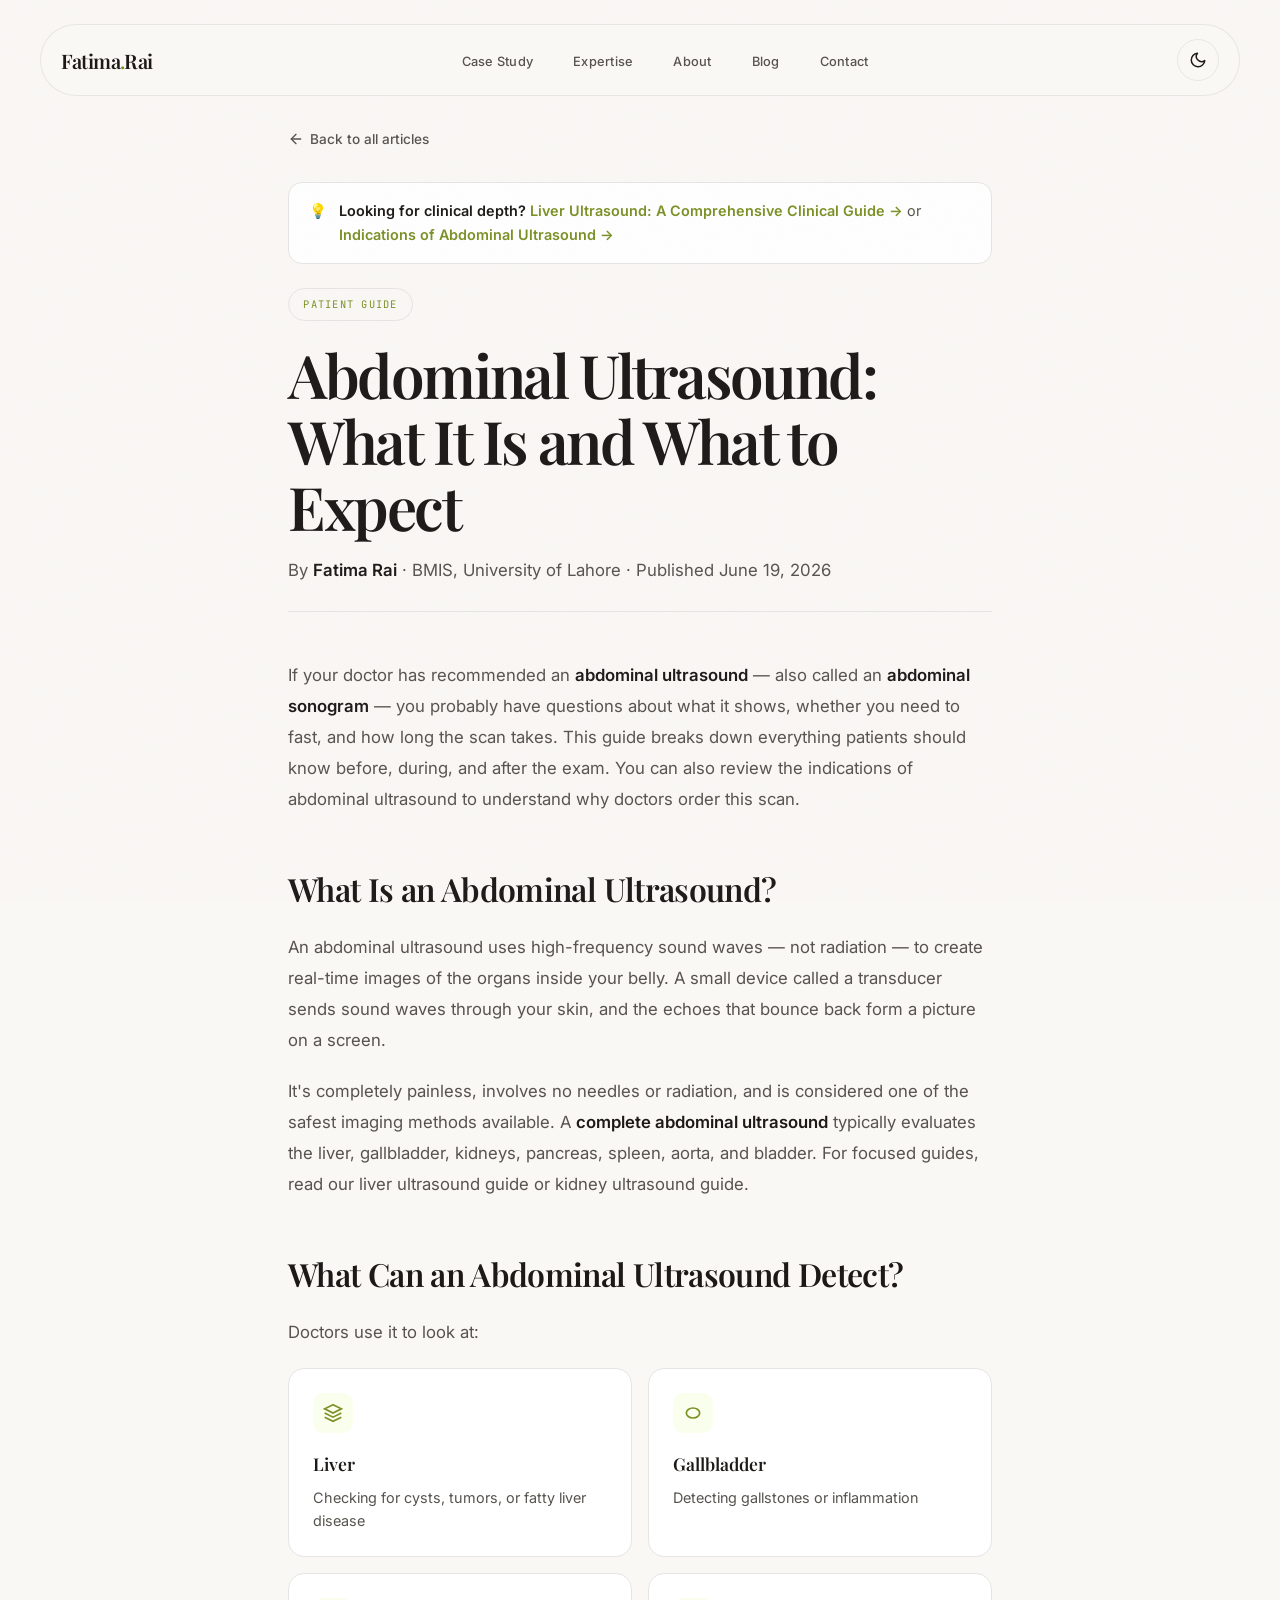
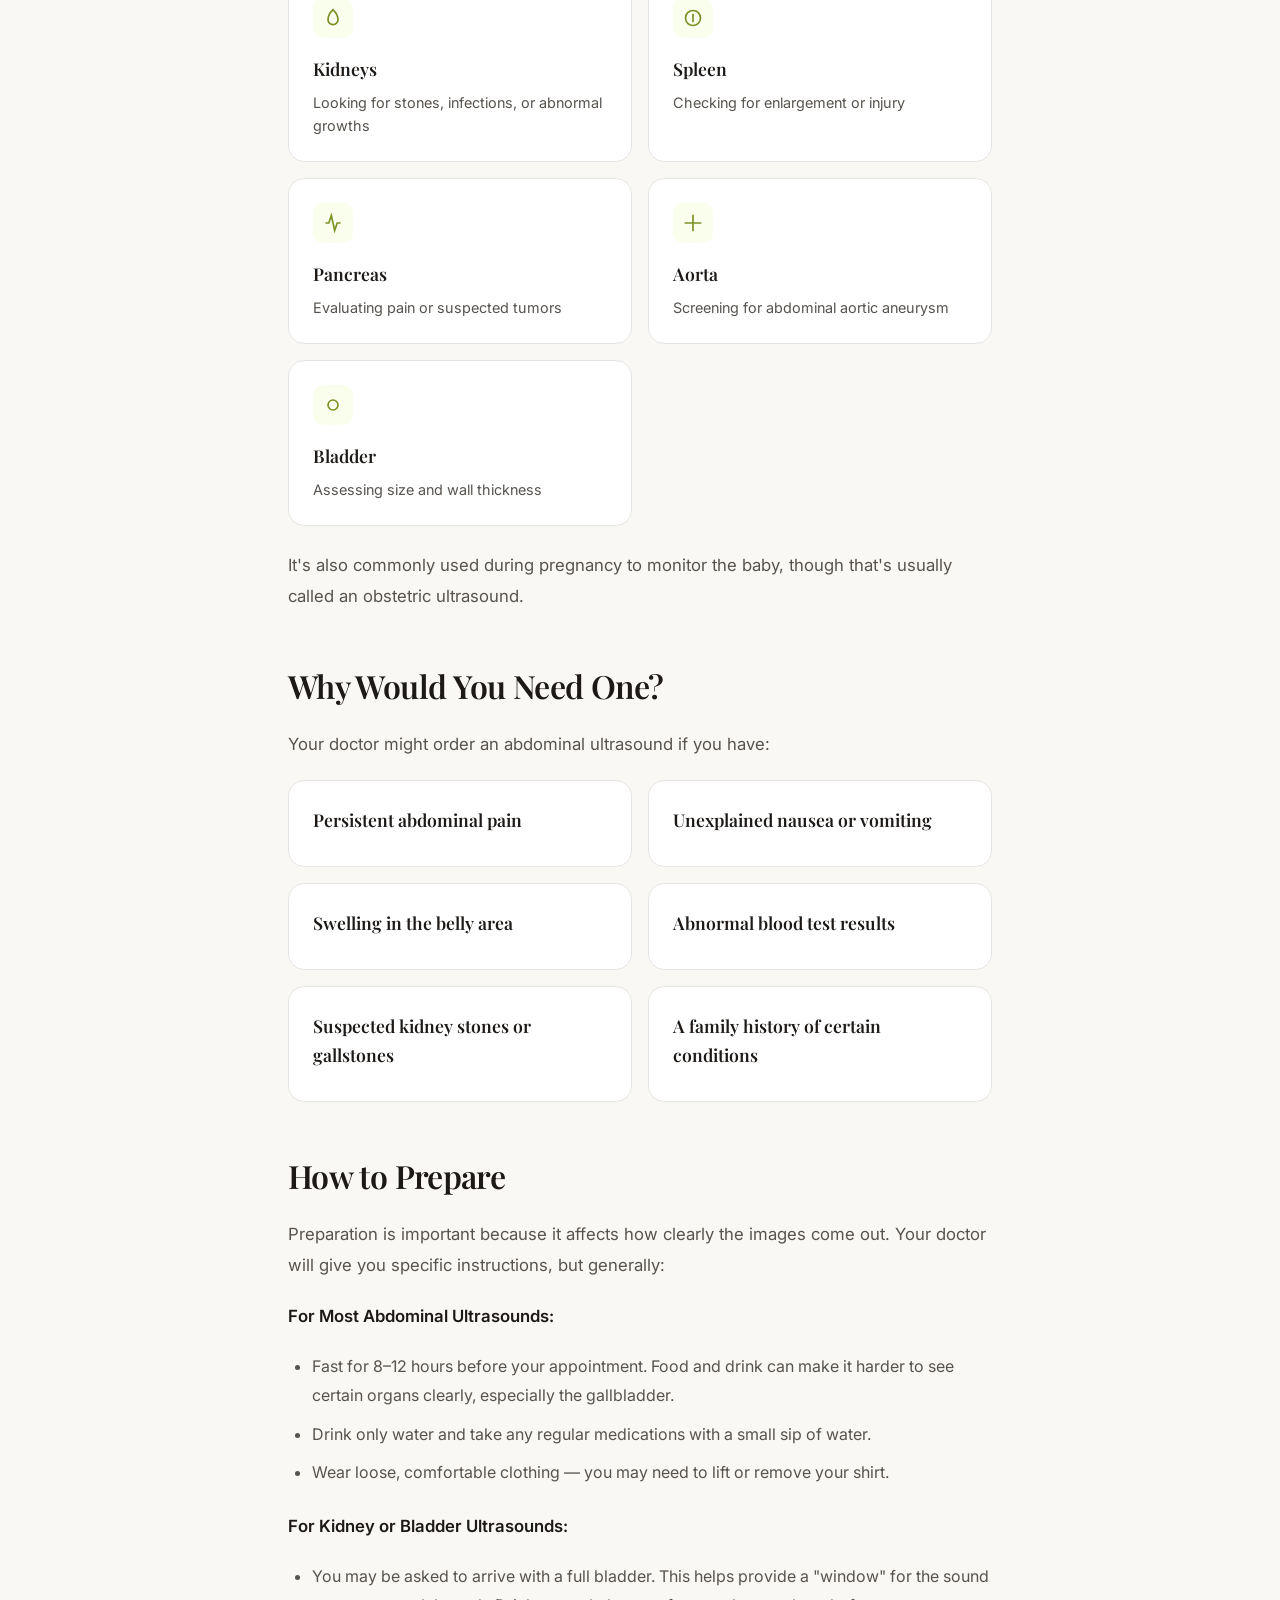
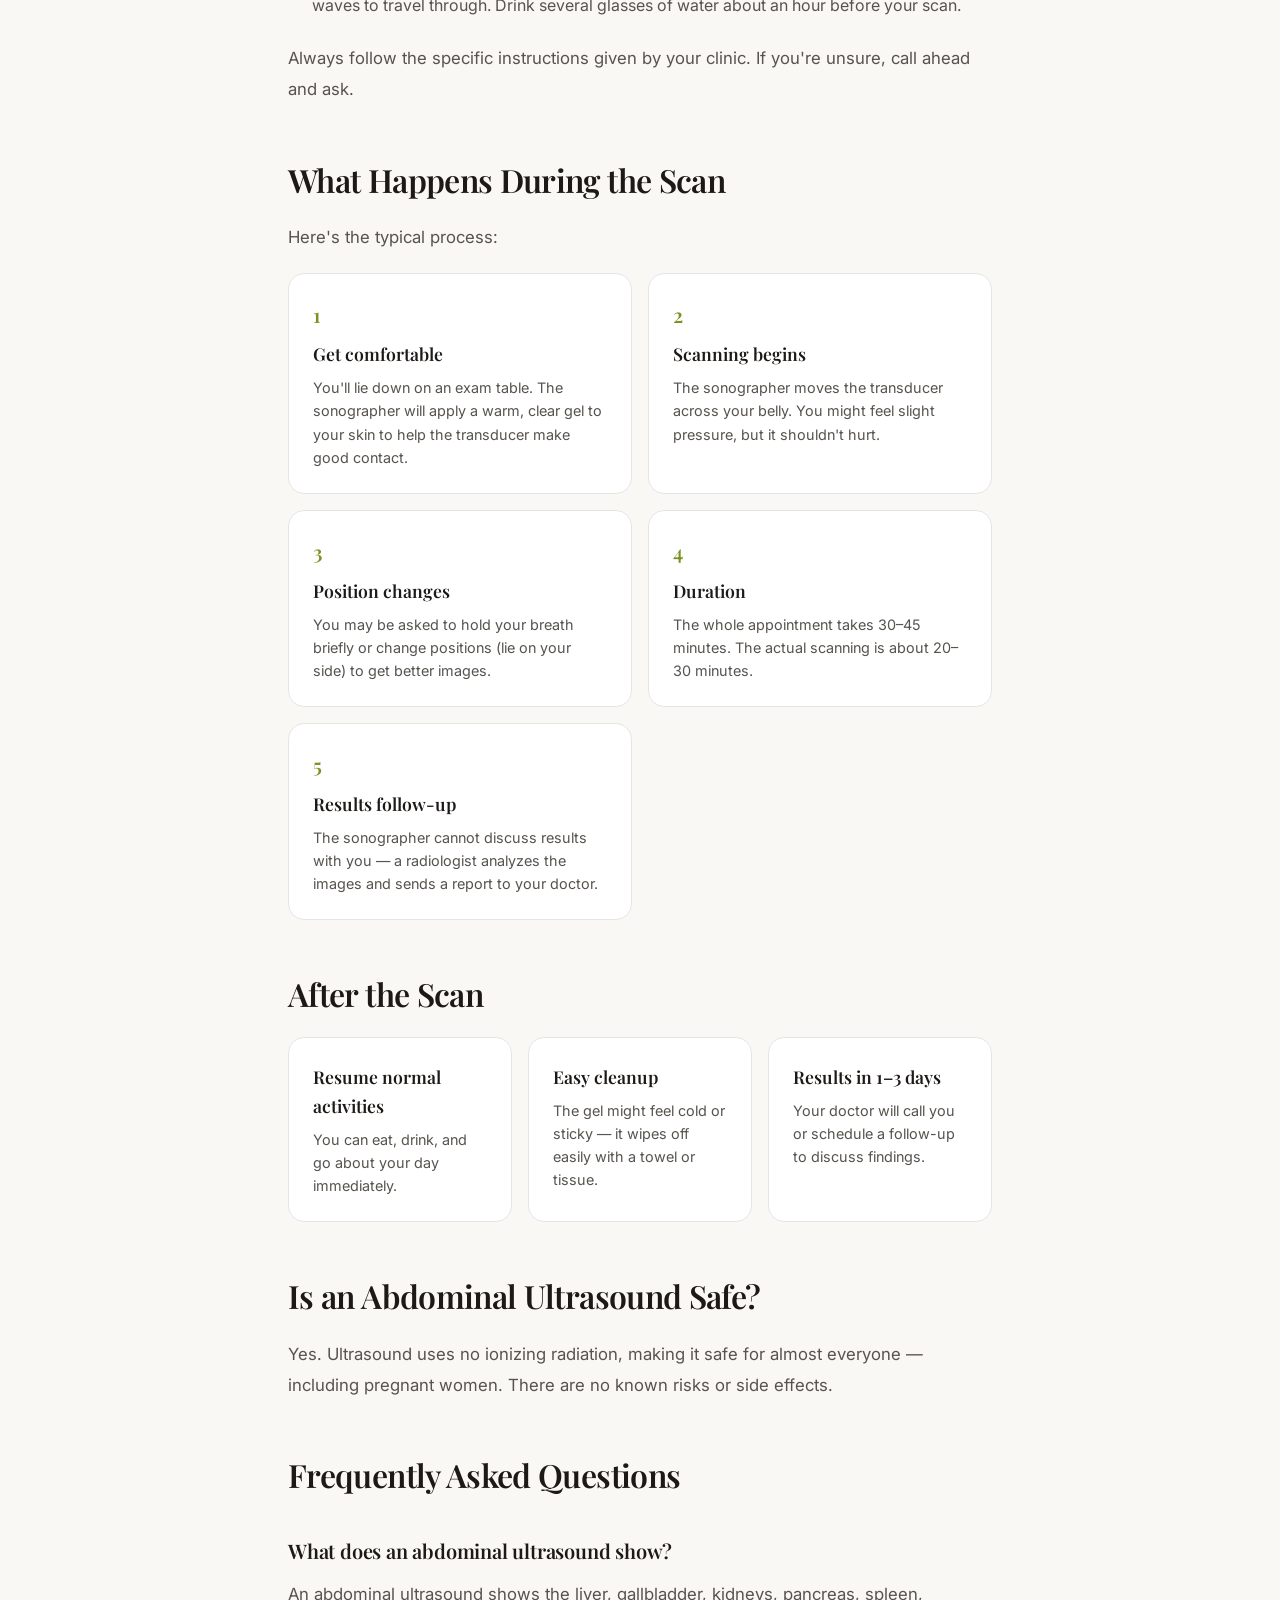
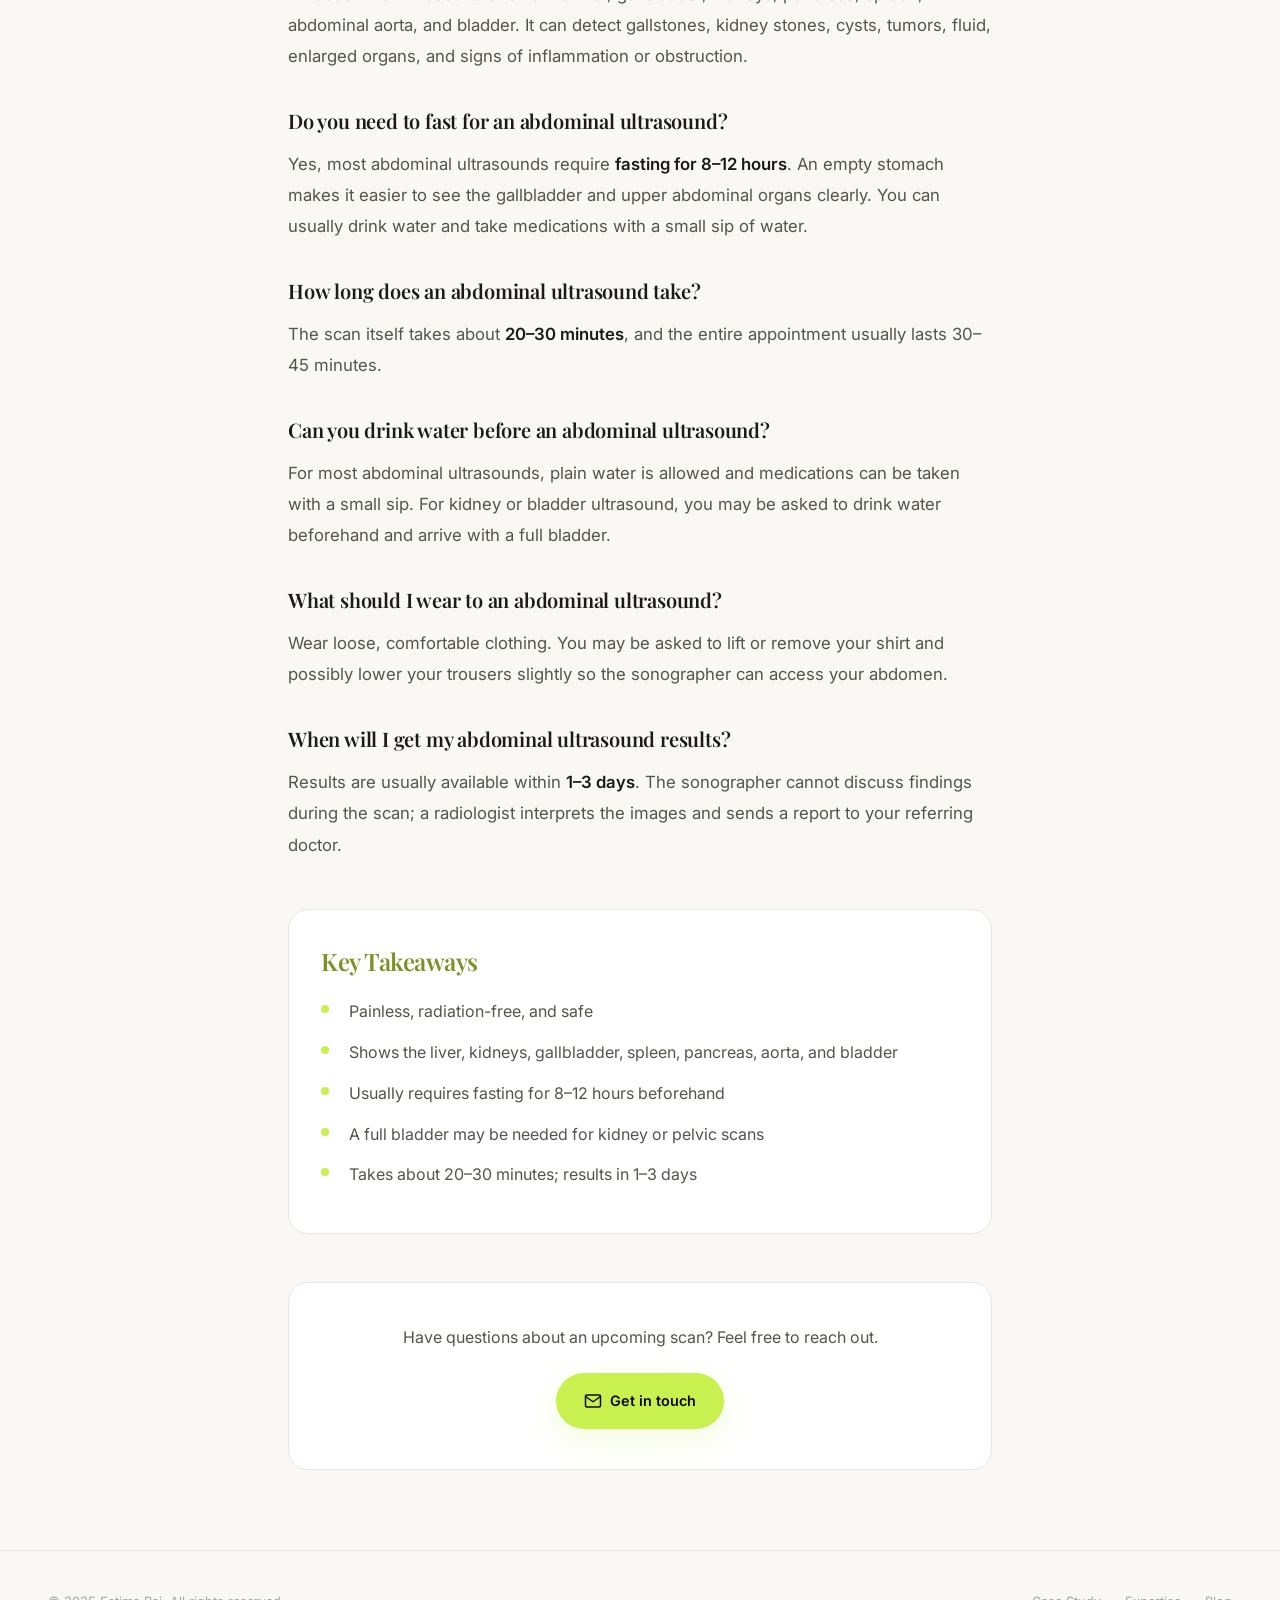
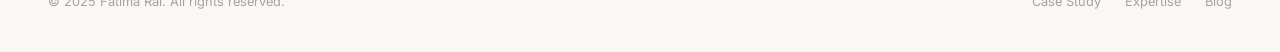
<file: blog/abdominal-ultrasound.html>
<!DOCTYPE html>
<html lang="en">
<head>
    <meta charset="UTF-8">
    <meta name="viewport" content="width=device-width, initial-scale=1.0">
    <meta name="description" content="Learn what an abdominal ultrasound shows, how to prepare, whether you need to fast, how long it takes, and what to expect during the scan. A patient guide by Fatima Rai, BMIS radiographer.">
    <meta name="theme-color" content="#0c0a09">
    <script>
        (function() {
            const saved = localStorage.getItem('theme');
            const theme = saved || (window.matchMedia('(prefers-color-scheme: light)').matches ? 'light' : 'dark');
            if (theme === 'light') document.documentElement.setAttribute('data-theme', 'light');
        })();
    </script>
    <title>Abdominal Ultrasound: What It Is and What to Expect — Fatima Rai</title>
    <link rel="canonical" href="https://fatimarai.com/blog/abdominal-ultrasound.html">
    <link rel="icon" href="data:image/svg+xml,%3Csvg xmlns='http://www.w3.org/2000/svg' viewBox='0 0 100 100'%3E%3Ccircle cx='50' cy='50' r='50' fill='%23c8f04f'/%3E%3Ctext x='50' y='68' font-family='serif' font-size='55' fill='%230c0a09' text-anchor='middle' font-weight='600'%3EF%3C/text%3E%3C/svg%3E">
    <link rel="preconnect" href="https://fonts.googleapis.com">
    <link rel="preconnect" href="https://fonts.gstatic.com" crossorigin>
    <link href="https://fonts.googleapis.com/css2?family=Inter:wght@400;500;600;700&family=JetBrains+Mono:wght@400;500&family=Playfair+Display:ital,wght@0,500;0,600;0,700;1,500;1,600&display=swap" rel="stylesheet">
    <link rel="stylesheet" href="../assets/styles.css">
    <link rel="stylesheet" href="../assets/blog.css">

    <!-- Open Graph / Twitter Cards -->
    <meta property="og:title" content="Abdominal Ultrasound: What It Is and What to Expect">
    <meta property="og:description" content="Learn what an abdominal ultrasound shows, how to prepare, whether you need to fast, how long it takes, and what to expect during the scan.">
    <meta property="og:type" content="article">
    <meta property="og:url" content="https://fatimarai.com/blog/abdominal-ultrasound.html">
    <meta property="og:image" content="https://fatimarai.com/images/ovary-follicles.jpeg">
    <meta property="og:site_name" content="Fatima Rai">
    <meta name="twitter:card" content="summary_large_image">
    <meta name="twitter:title" content="Abdominal Ultrasound: What It Is and What to Expect">
    <meta name="twitter:description" content="Learn what an abdominal ultrasound shows, how to prepare, whether you need to fast, and how long it takes.">
    <meta name="twitter:image" content="https://fatimarai.com/images/ovary-follicles.jpeg">

    <!-- Structured Data: Article + FAQ -->
    <script type="application/ld+json">
    {
        "@context": "https://schema.org",
        "@type": "Article",
        "headline": "Abdominal Ultrasound: What It Is and What to Expect",
        "description": "Learn what an abdominal ultrasound shows, how to prepare, whether you need to fast, how long it takes, and what to expect during the scan.",
        "author": {
            "@type": "Person",
            "name": "Fatima Rai"
        },
        "publisher": {
            "@type": "Person",
            "name": "Fatima Rai"
        },
        "datePublished": "2026-06-19",
        "dateModified": "2026-06-19",
        "mainEntityOfPage": {
            "@type": "WebPage",
            "@id": "https://fatimarai.com/blog/abdominal-ultrasound.html"
        },
        "image": "https://fatimarai.com/images/ovary-follicles.jpeg"
    }
    </script>
    <script type="application/ld+json">
    {
        "@context": "https://schema.org",
        "@type": "FAQPage",
        "mainEntity": [
            {
                "@type": "Question",
                "name": "What does an abdominal ultrasound show?",
                "acceptedAnswer": {
                    "@type": "Answer",
                    "text": "An abdominal ultrasound shows the liver, gallbladder, kidneys, pancreas, spleen, abdominal aorta, and bladder. It can detect gallstones, kidney stones, cysts, tumors, fluid, enlarged organs, and signs of inflammation or obstruction."
                }
            },
            {
                "@type": "Question",
                "name": "Do you need to fast for an abdominal ultrasound?",
                "acceptedAnswer": {
                    "@type": "Answer",
                    "text": "Yes, most abdominal ultrasounds require fasting for 8–12 hours. An empty stomach makes it easier to see the gallbladder and upper abdominal organs clearly. You can usually drink water and take medications with a small sip of water."
                }
            },
            {
                "@type": "Question",
                "name": "How long does an abdominal ultrasound take?",
                "acceptedAnswer": {
                    "@type": "Answer",
                    "text": "The scan itself takes about 20–30 minutes, and the entire appointment usually lasts 30–45 minutes."
                }
            },
            {
                "@type": "Question",
                "name": "Can you drink water before an abdominal ultrasound?",
                "acceptedAnswer": {
                    "@type": "Answer",
                    "text": "For most abdominal ultrasounds, plain water is allowed and medications can be taken with a small sip. For kidney or bladder ultrasound, you may be asked to drink water beforehand and arrive with a full bladder."
                }
            },
            {
                "@type": "Question",
                "name": "What should I wear to an abdominal ultrasound?",
                "acceptedAnswer": {
                    "@type": "Answer",
                    "text": "Wear loose, comfortable clothing. You may be asked to lift or remove your shirt and possibly lower your trousers slightly so the sonographer can access your abdomen."
                }
            },
            {
                "@type": "Question",
                "name": "When will I get my abdominal ultrasound results?",
                "acceptedAnswer": {
                    "@type": "Answer",
                    "text": "Results are usually available within 1–3 days. The sonographer cannot discuss findings during the scan; a radiologist interprets the images and sends a report to your referring doctor."
                }
            }
        ]
    }
    </script>
    <script type="application/ld+json">
    {
        "@context": "https://schema.org",
        "@type": "BreadcrumbList",
        "itemListElement": [
            {
                "@type": "ListItem",
                "position": 1,
                "name": "Home",
                "item": "https://fatimarai.com/"
            },
            {
                "@type": "ListItem",
                "position": 2,
                "name": "Blog",
                "item": "https://fatimarai.com/blog/abdominal-ultrasound.html"
            },
            {
                "@type": "ListItem",
                "position": 3,
                "name": "Abdominal Ultrasound",
                "item": "https://fatimarai.com/blog/abdominal-ultrasound.html"
            }
        ]
    }
    </script>
</head>
<body>
    <a href="#main-content" class="skip-link">Skip to main content</a>

    <div class="preloader" id="preloader" aria-hidden="true">
        <div class="preloader-text">
            <span>Fatima</span><span>Rai</span>
        </div>
    </div>

    <div class="grain" aria-hidden="true"></div>
    <div class="cursor-ring" id="cursor-ring" aria-hidden="true"></div>

    <header class="navbar" role="banner">
        <div class="navbar-inner">
            <a href="../index.html" class="logo" aria-label="Fatima Rai - Home">Fatima<span aria-hidden="true">.</span>Rai</a>
            <nav aria-label="Primary navigation">
                <ul class="nav-links">
                    <li><a href="../index.html#case-study">Case Study</a></li>
                    <li><a href="../index.html#expertise">Expertise</a></li>
                    <li><a href="../index.html#about">About</a></li>
                    <li><a href="liver-ultrasound.html">Blog</a></li>
                    <li><a href="../index.html#contact">Contact</a></li>
                </ul>
            </nav>
            <div style="display: flex; align-items: center; gap: 0.75rem;">
                <button type="button" class="theme-toggle" id="theme-toggle" aria-label="Switch to light theme" title="Switch theme">
                    <svg viewBox="0 0 24 24" fill="none" stroke="currentColor" stroke-width="2" stroke-linecap="round" stroke-linejoin="round" aria-hidden="true">
                        <circle class="sun-rays" cx="12" cy="12" r="5"></circle>
                        <g class="sun-rays">
                            <line x1="12" y1="1" x2="12" y2="3"></line>
                            <line x1="12" y1="21" x2="12" y2="23"></line>
                            <line x1="4.22" y1="4.22" x2="5.64" y2="5.64"></line>
                            <line x1="18.36" y1="18.36" x2="19.78" y2="19.78"></line>
                            <line x1="1" y1="12" x2="3" y2="12"></line>
                            <line x1="21" y1="12" x2="23" y2="12"></line>
                            <line x1="4.22" y1="19.78" x2="5.64" y2="18.36"></line>
                            <line x1="18.36" y1="5.64" x2="19.78" y2="4.22"></line>
                        </g>
                        <path class="moon" d="M21 12.79A9 9 0 1 1 11.21 3 7 7 0 0 0 21 12.79z"></path>
                    </svg>
                </button>
                <button type="button" class="mobile-menu-btn" aria-label="Open menu" aria-expanded="false">
                    <svg width="18" height="18" viewBox="0 0 24 24" fill="none" stroke="currentColor" stroke-width="2" stroke-linecap="round" stroke-linejoin="round" aria-hidden="true">
                        <line x1="3" y1="12" x2="21" y2="12"></line>
                        <line x1="3" y1="6" x2="21" y2="6"></line>
                        <line x1="3" y1="18" x2="21" y2="18"></line>
                    </svg>
                </button>
            </div>
        </div>
    </header>

    <main id="main-content">
        <article class="article article-page container container-narrow">
            <header class="article-header">
                <a href="../index.html#blog" class="back-link" aria-label="Back to blog">
                    <svg viewBox="0 0 24 24" fill="none" stroke="currentColor" stroke-width="2" stroke-linecap="round" stroke-linejoin="round" aria-hidden="true">
                        <line x1="19" y1="12" x2="5" y2="12"></line>
                        <polyline points="12 19 5 12 12 5"></polyline>
                    </svg>
                    Back to all articles
                </a>

                <div class="related-callout">
                    <span aria-hidden="true">💡</span>
                    <span><strong>Looking for clinical depth?</strong> <a href="liver-ultrasound.html">Liver Ultrasound: A Comprehensive Clinical Guide →</a> or <a href="indications-of-abdominal-ultrasound.html">Indications of Abdominal Ultrasound →</a></span>
                </div>

                <span class="article-tag">Patient Guide</span>
                <h1>Abdominal Ultrasound: What It Is and What to Expect</h1>
                <p class="article-meta">
                    By <strong>Fatima Rai</strong> · BMIS, University of Lahore · Published June 19, 2026
                </p>
            </header>

            <p>If your doctor has recommended an <strong>abdominal ultrasound</strong> — also called an <strong>abdominal sonogram</strong> — you probably have questions about what it shows, whether you need to fast, and how long the scan takes. This guide breaks down everything patients should know before, during, and after the exam. You can also review the <a href="indications-of-abdominal-ultrasound.html">indications of abdominal ultrasound</a> to understand why doctors order this scan.</p>

            <h2>What Is an Abdominal Ultrasound?</h2>
            <p>An abdominal ultrasound uses high-frequency sound waves — not radiation — to create real-time images of the organs inside your belly. A small device called a transducer sends sound waves through your skin, and the echoes that bounce back form a picture on a screen.</p>
            <p>It's completely painless, involves no needles or radiation, and is considered one of the safest imaging methods available. A <strong>complete abdominal ultrasound</strong> typically evaluates the liver, gallbladder, kidneys, pancreas, spleen, aorta, and bladder. For focused guides, read our <a href="liver-ultrasound.html">liver ultrasound guide</a> or <a href="kidney-ultrasound.html">kidney ultrasound guide</a>.</p>

            <h2>What Can an Abdominal Ultrasound Detect?</h2>
            <p>Doctors use it to look at:</p>
            <div class="grid grid-2">
                <div class="grid-card">
                    <div class="grid-card-icon" aria-hidden="true">
                        <svg width="20" height="20" fill="none" stroke="currentColor" stroke-width="2" viewBox="0 0 24 24">
                            <path d="M12 2L2 7l10 5 10-5-10-5zM2 17l10 5 10-5M2 12l10 5 10-5"/>
                        </svg>
                    </div>
                    <div class="grid-card-title">Liver</div>
                    <div class="grid-card-desc">Checking for cysts, tumors, or fatty liver disease</div>
                </div>
                <div class="grid-card">
                    <div class="grid-card-icon" aria-hidden="true">
                        <svg width="20" height="20" fill="none" stroke="currentColor" stroke-width="2" viewBox="0 0 24 24">
                            <ellipse cx="12" cy="12" rx="8" ry="6"/>
                        </svg>
                    </div>
                    <div class="grid-card-title">Gallbladder</div>
                    <div class="grid-card-desc">Detecting gallstones or inflammation</div>
                </div>
                <div class="grid-card">
                    <div class="grid-card-icon" aria-hidden="true">
                        <svg width="20" height="20" fill="none" stroke="currentColor" stroke-width="2" viewBox="0 0 24 24">
                            <path d="M12 2C8 6 6 10 6 14a6 6 0 0012 0c0-4-2-8-6-12z"/>
                        </svg>
                    </div>
                    <div class="grid-card-title">Kidneys</div>
                    <div class="grid-card-desc">Looking for stones, infections, or abnormal growths</div>
                </div>
                <div class="grid-card">
                    <div class="grid-card-icon" aria-hidden="true">
                        <svg width="20" height="20" fill="none" stroke="currentColor" stroke-width="2" viewBox="0 0 24 24">
                            <circle cx="12" cy="12" r="9"/>
                            <path d="M12 7v10"/>
                        </svg>
                    </div>
                    <div class="grid-card-title">Spleen</div>
                    <div class="grid-card-desc">Checking for enlargement or injury</div>
                </div>
                <div class="grid-card">
                    <div class="grid-card-icon" aria-hidden="true">
                        <svg width="20" height="20" fill="none" stroke="currentColor" stroke-width="2" viewBox="0 0 24 24">
                            <path d="M3 12h4l3-9 4 18 3-9h4"/>
                        </svg>
                    </div>
                    <div class="grid-card-title">Pancreas</div>
                    <div class="grid-card-desc">Evaluating pain or suspected tumors</div>
                </div>
                <div class="grid-card">
                    <div class="grid-card-icon" aria-hidden="true">
                        <svg width="20" height="20" fill="none" stroke="currentColor" stroke-width="2" viewBox="0 0 24 24">
                            <path d="M12 2v20M2 12h20"/>
                        </svg>
                    </div>
                    <div class="grid-card-title">Aorta</div>
                    <div class="grid-card-desc">Screening for abdominal aortic aneurysm</div>
                </div>
                <div class="grid-card">
                    <div class="grid-card-icon" aria-hidden="true">
                        <svg width="20" height="20" fill="none" stroke="currentColor" stroke-width="2" viewBox="0 0 24 24">
                            <rect x="6" y="6" width="12" height="12" rx="6"/>
                        </svg>
                    </div>
                    <div class="grid-card-title">Bladder</div>
                    <div class="grid-card-desc">Assessing size and wall thickness</div>
                </div>
            </div>
            <p>It's also commonly used during pregnancy to monitor the baby, though that's usually called an obstetric ultrasound.</p>

            <h2>Why Would You Need One?</h2>
            <p>Your doctor might order an abdominal ultrasound if you have:</p>
            <div class="grid grid-2">
                <div class="grid-card">
                    <div class="grid-card-title">Persistent abdominal pain</div>
                </div>
                <div class="grid-card">
                    <div class="grid-card-title">Unexplained nausea or vomiting</div>
                </div>
                <div class="grid-card">
                    <div class="grid-card-title">Swelling in the belly area</div>
                </div>
                <div class="grid-card">
                    <div class="grid-card-title">Abnormal blood test results</div>
                </div>
                <div class="grid-card">
                    <div class="grid-card-title">Suspected kidney stones or gallstones</div>
                </div>
                <div class="grid-card">
                    <div class="grid-card-title">A family history of certain conditions</div>
                </div>
            </div>

            <h2>How to Prepare</h2>
            <p>Preparation is important because it affects how clearly the images come out. Your doctor will give you specific instructions, but generally:</p>
            <p><strong>For Most Abdominal Ultrasounds:</strong></p>
            <ul>
                <li>Fast for 8–12 hours before your appointment. Food and drink can make it harder to see certain organs clearly, especially the gallbladder.</li>
                <li>Drink only water and take any regular medications with a small sip of water.</li>
                <li>Wear loose, comfortable clothing — you may need to lift or remove your shirt.</li>
            </ul>
            <p><strong>For Kidney or Bladder Ultrasounds:</strong></p>
            <ul>
                <li>You may be asked to arrive with a full bladder. This helps provide a "window" for the sound waves to travel through. Drink several glasses of water about an hour before your scan.</li>
            </ul>
            <p>Always follow the specific instructions given by your clinic. If you're unsure, call ahead and ask.</p>

            <h2>What Happens During the Scan</h2>
            <p>Here's the typical process:</p>
            <div class="grid grid-2">
                <div class="grid-card">
                    <div class="grid-card-num">1</div>
                    <div class="grid-card-title">Get comfortable</div>
                    <div class="grid-card-desc">You'll lie down on an exam table. The sonographer will apply a warm, clear gel to your skin to help the transducer make good contact.</div>
                </div>
                <div class="grid-card">
                    <div class="grid-card-num">2</div>
                    <div class="grid-card-title">Scanning begins</div>
                    <div class="grid-card-desc">The sonographer moves the transducer across your belly. You might feel slight pressure, but it shouldn't hurt.</div>
                </div>
                <div class="grid-card">
                    <div class="grid-card-num">3</div>
                    <div class="grid-card-title">Position changes</div>
                    <div class="grid-card-desc">You may be asked to hold your breath briefly or change positions (lie on your side) to get better images.</div>
                </div>
                <div class="grid-card">
                    <div class="grid-card-num">4</div>
                    <div class="grid-card-title">Duration</div>
                    <div class="grid-card-desc">The whole appointment takes 30–45 minutes. The actual scanning is about 20–30 minutes.</div>
                </div>
                <div class="grid-card">
                    <div class="grid-card-num">5</div>
                    <div class="grid-card-title">Results follow-up</div>
                    <div class="grid-card-desc">The sonographer cannot discuss results with you — a radiologist analyzes the images and sends a report to your doctor.</div>
                </div>
            </div>

            <h2>After the Scan</h2>
            <div class="grid grid-3">
                <div class="grid-card">
                    <div class="grid-card-title">Resume normal activities</div>
                    <div class="grid-card-desc">You can eat, drink, and go about your day immediately.</div>
                </div>
                <div class="grid-card">
                    <div class="grid-card-title">Easy cleanup</div>
                    <div class="grid-card-desc">The gel might feel cold or sticky — it wipes off easily with a towel or tissue.</div>
                </div>
                <div class="grid-card">
                    <div class="grid-card-title">Results in 1–3 days</div>
                    <div class="grid-card-desc">Your doctor will call you or schedule a follow-up to discuss findings.</div>
                </div>
            </div>

            <h2>Is an Abdominal Ultrasound Safe?</h2>
            <p>Yes. Ultrasound uses no ionizing radiation, making it safe for almost everyone — including pregnant women. There are no known risks or side effects.</p>

            <h2>Frequently Asked Questions</h2>

            <h3>What does an abdominal ultrasound show?</h3>
            <p>An abdominal ultrasound shows the liver, gallbladder, kidneys, pancreas, spleen, abdominal aorta, and bladder. It can detect gallstones, kidney stones, cysts, tumors, fluid, enlarged organs, and signs of inflammation or obstruction.</p>

            <h3>Do you need to fast for an abdominal ultrasound?</h3>
            <p>Yes, most abdominal ultrasounds require <strong>fasting for 8–12 hours</strong>. An empty stomach makes it easier to see the gallbladder and upper abdominal organs clearly. You can usually drink water and take medications with a small sip of water.</p>

            <h3>How long does an abdominal ultrasound take?</h3>
            <p>The scan itself takes about <strong>20–30 minutes</strong>, and the entire appointment usually lasts 30–45 minutes.</p>

            <h3>Can you drink water before an abdominal ultrasound?</h3>
            <p>For most abdominal ultrasounds, plain water is allowed and medications can be taken with a small sip. For kidney or bladder ultrasound, you may be asked to drink water beforehand and arrive with a full bladder.</p>

            <h3>What should I wear to an abdominal ultrasound?</h3>
            <p>Wear loose, comfortable clothing. You may be asked to lift or remove your shirt and possibly lower your trousers slightly so the sonographer can access your abdomen.</p>

            <h3>When will I get my abdominal ultrasound results?</h3>
            <p>Results are usually available within <strong>1–3 days</strong>. The sonographer cannot discuss findings during the scan; a radiologist interprets the images and sends a report to your referring doctor.</p>

            <div class="key-takeaways">
                <h2>Key Takeaways</h2>
                <ul>
                    <li>Painless, radiation-free, and safe</li>
                    <li>Shows the liver, kidneys, gallbladder, spleen, pancreas, aorta, and bladder</li>
                    <li>Usually requires fasting for 8–12 hours beforehand</li>
                    <li>A full bladder may be needed for kidney or pelvic scans</li>
                    <li>Takes about 20–30 minutes; results in 1–3 days</li>
                </ul>
            </div>

            <div class="article-cta">
                <p>Have questions about an upcoming scan? Feel free to reach out.</p>
                <a href="mailto:fr166255@gmail.com">
                    <svg viewBox="0 0 24 24" fill="none" stroke="currentColor" stroke-width="2" stroke-linecap="round" stroke-linejoin="round" aria-hidden="true">
                        <path d="M4 4h16c1.1 0 2 .9 2 2v12c0 1.1-.9 2-2 2H4c-1.1 0-2-.9-2-2V6c0-1.1.9-2 2-2z"/>
                        <polyline points="22,6 12,13 2,6"/>
                    </svg>
                    Get in touch
                </a>
            </div>
        </article>
    </main>

    <footer class="footer">
        <div class="container footer-inner">
            <span>&copy; 2025 Fatima Rai. All rights reserved.</span>
            <ul class="footer-links">
                <li><a href="../index.html#case-study">Case Study</a></li>
                <li><a href="../index.html#expertise">Expertise</a></li>
                <li><a href="../index.html#blog">Blog</a></li>
            </ul>
        </div>
    </footer>

    <noscript>
        <style>
            .preloader { display: none; }
            .navbar { transform: translate(-50%, 0); }
        </style>
    </noscript>
    <script src="../assets/scripts.js"></script>
</body>
</html>
</file>
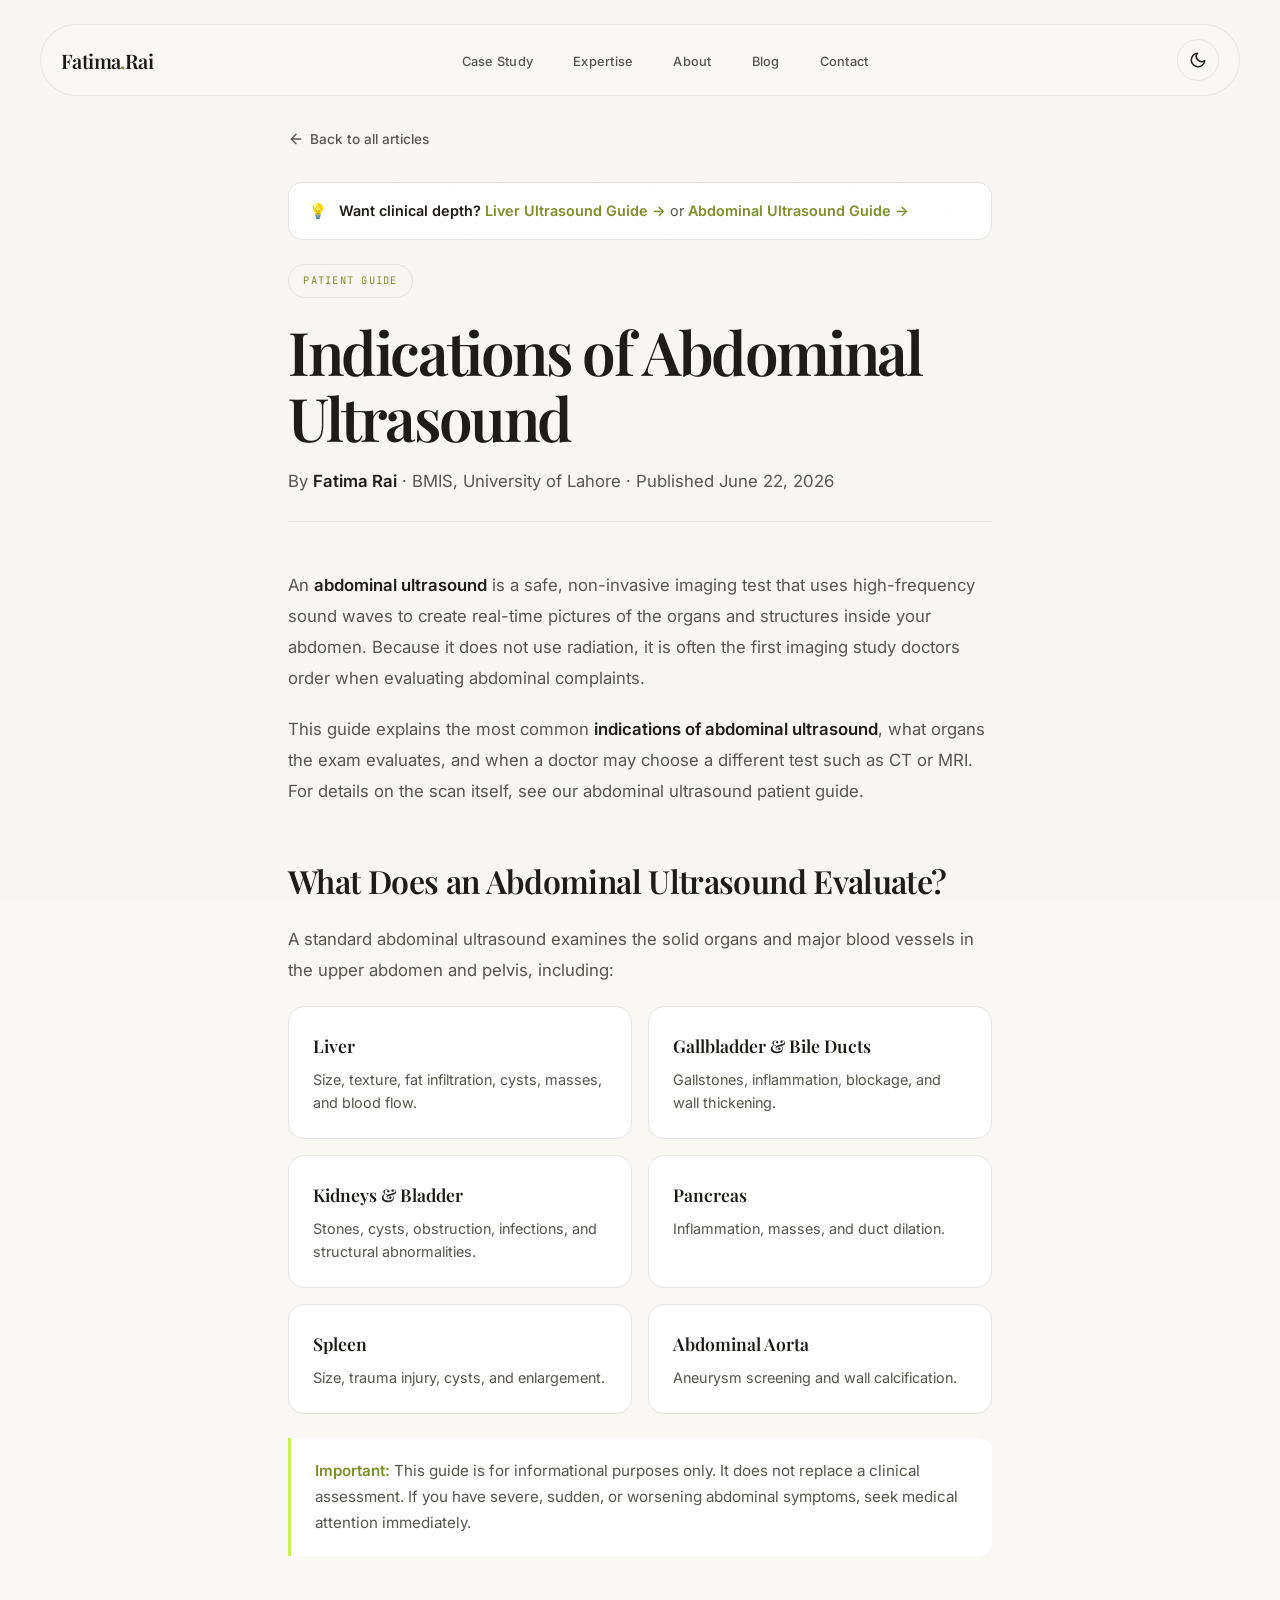
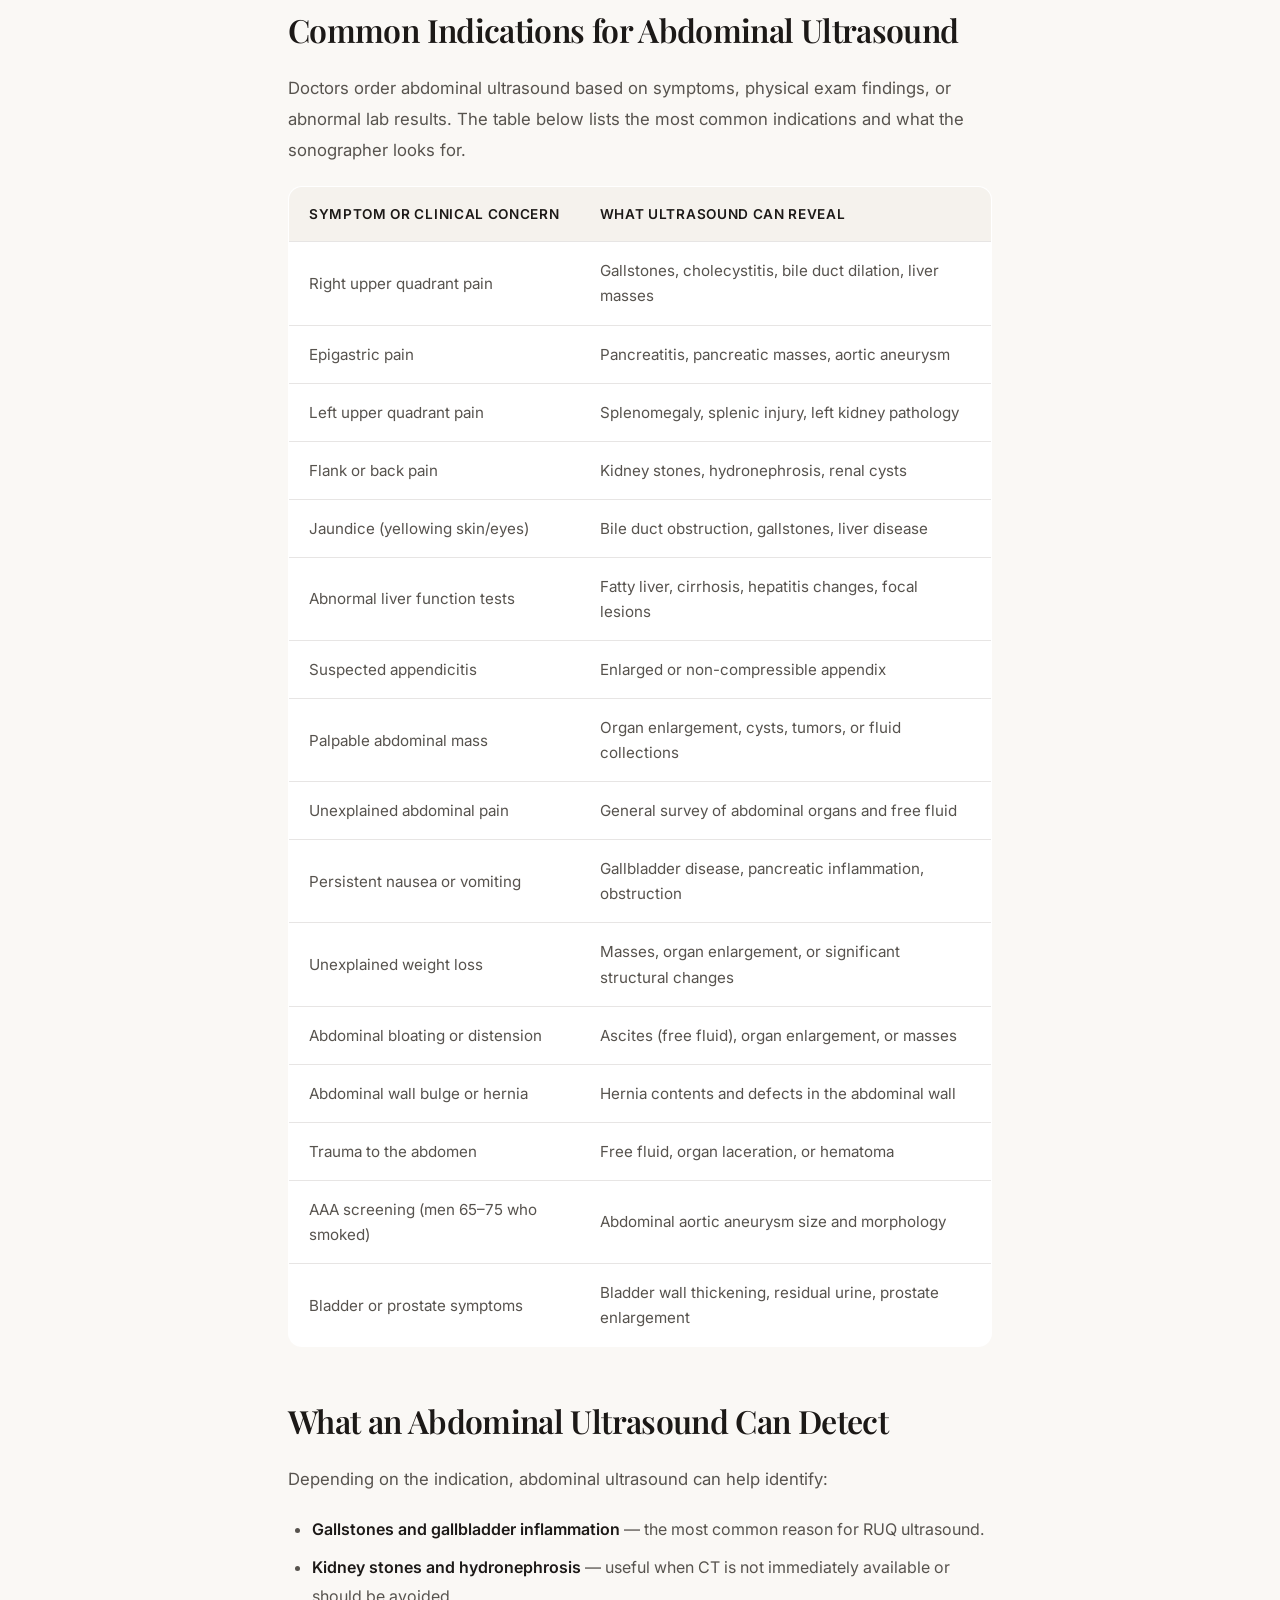
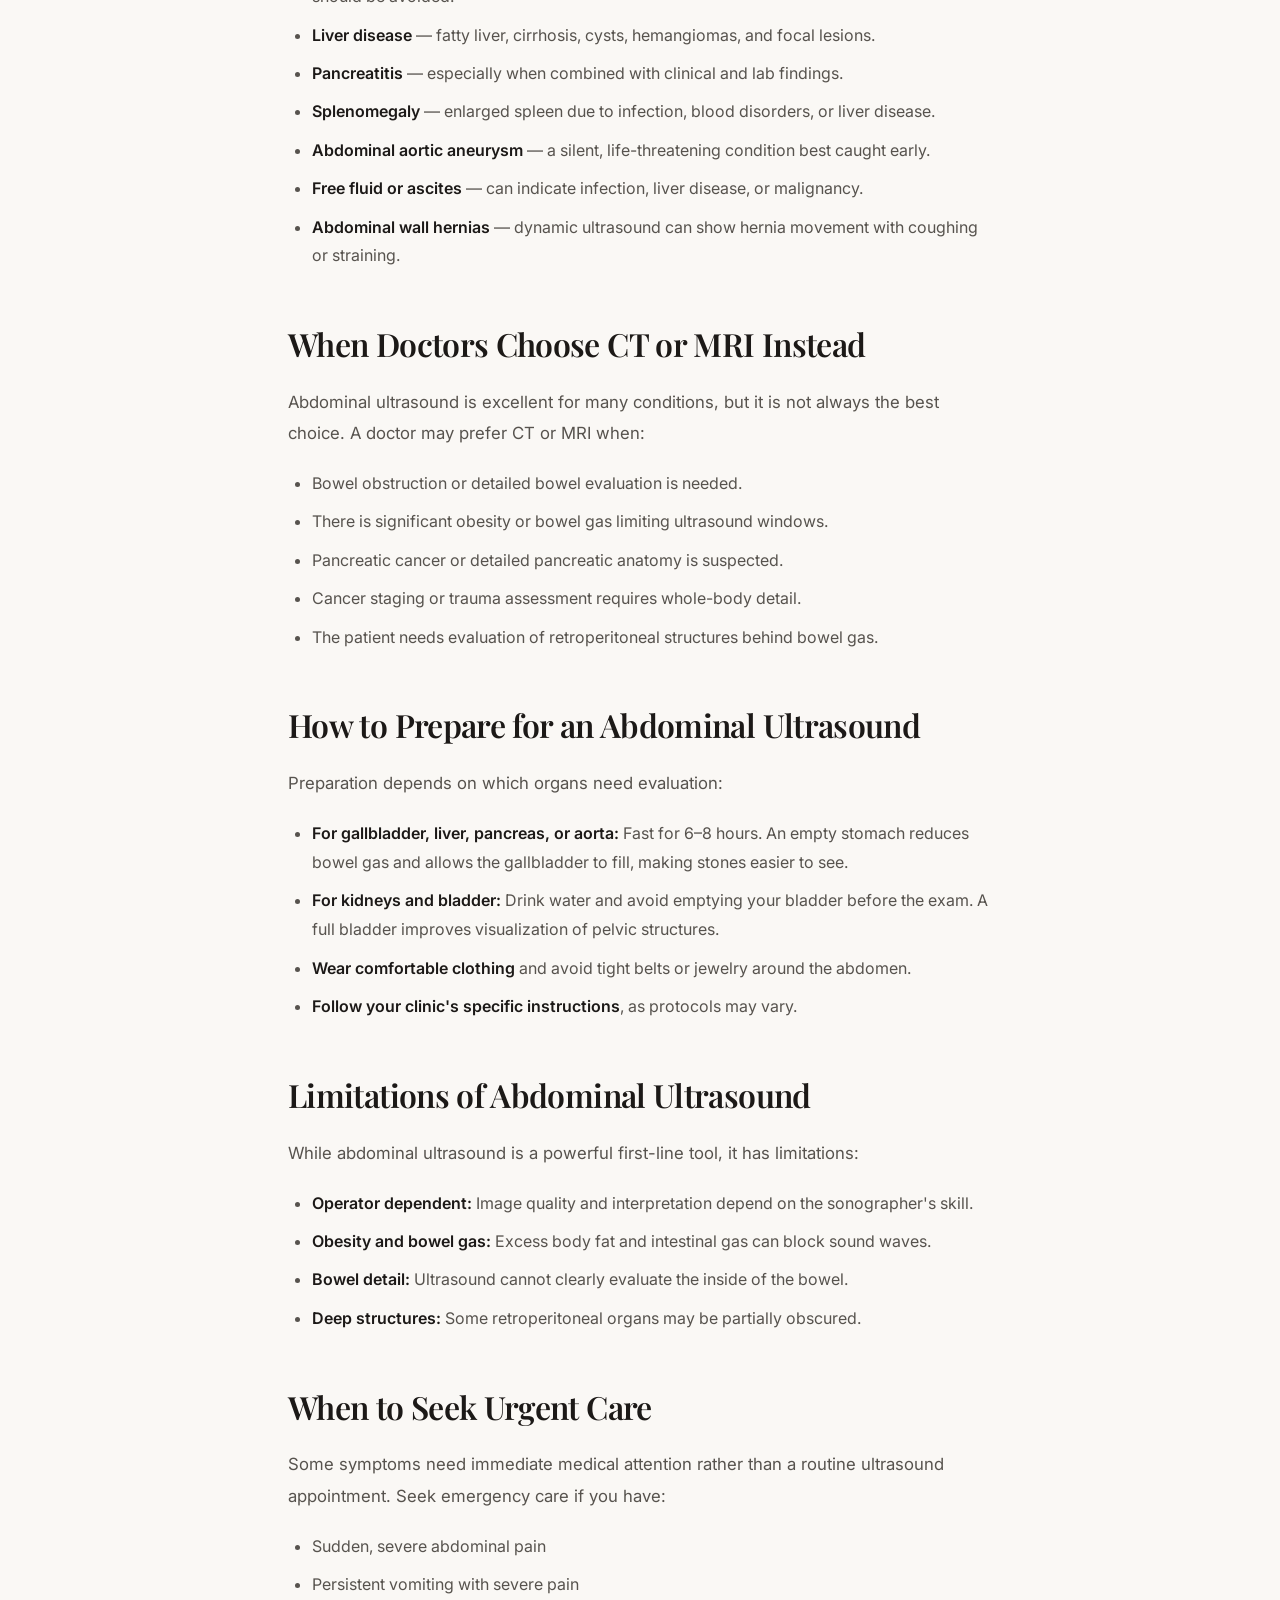
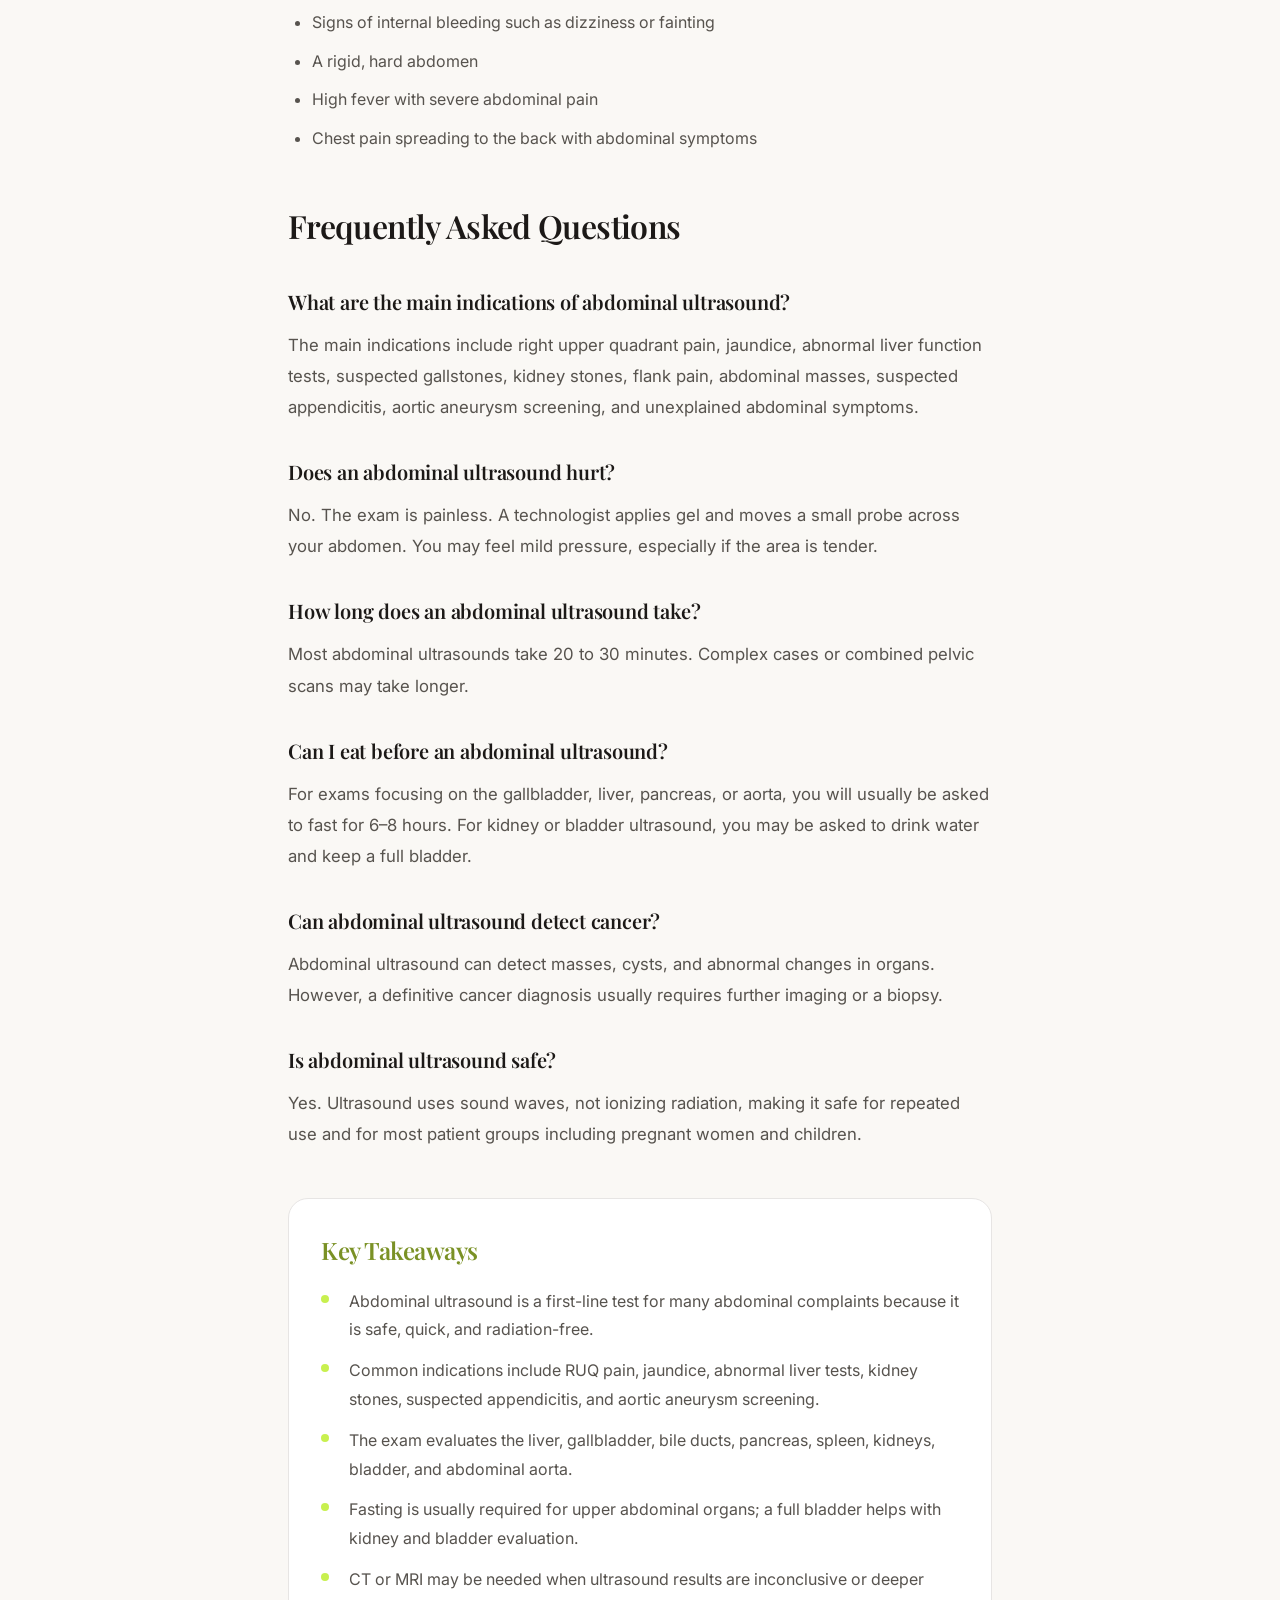
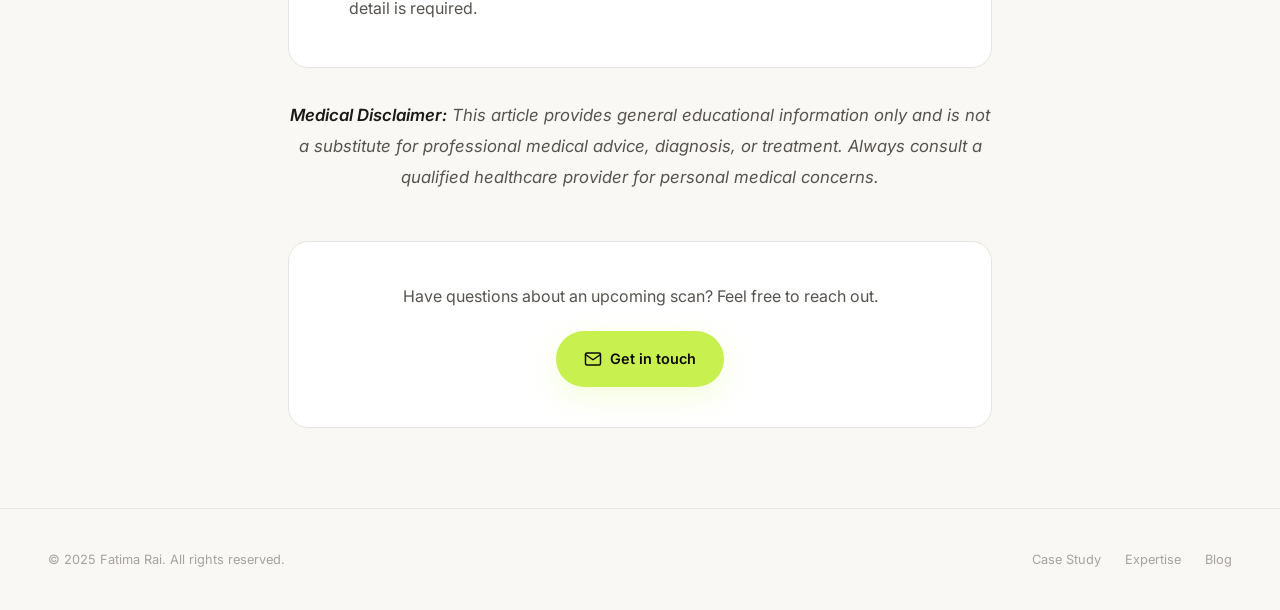
<file: blog/indications-of-abdominal-ultrasound.html>
<!DOCTYPE html>
<html lang="en">
<head>
    <meta charset="UTF-8">
    <meta name="viewport" content="width=device-width, initial-scale=1.0">
    <meta name="description" content="Learn the common clinical indications for an abdominal ultrasound, what organs it evaluates, and when doctors order it over CT or MRI.">
    <meta name="theme-color" content="#0c0a09">
    <script>
        (function() {
            const saved = localStorage.getItem('theme');
            const theme = saved || (window.matchMedia('(prefers-color-scheme: light)').matches ? 'light' : 'dark');
            if (theme === 'light') document.documentElement.setAttribute('data-theme', 'light');
        })();
    </script>
    <title>Indications of Abdominal Ultrasound — Fatima Rai</title>
    <link rel="canonical" href="https://fatimarai.com/blog/indications-of-abdominal-ultrasound.html">
    <link rel="icon" href="data:image/svg+xml,%3Csvg xmlns='http://www.w3.org/2000/svg' viewBox='0 0 100 100'%3E%3Ccircle cx='50' cy='50' r='50' fill='%23c8f04f'/%3E%3Ctext x='50' y='68' font-family='serif' font-size='55' fill='%230c0a09' text-anchor='middle' font-weight='600'%3EF%3C/text%3E%3C/svg%3E">
    <link rel="preconnect" href="https://fonts.googleapis.com">
    <link rel="preconnect" href="https://fonts.gstatic.com" crossorigin>
    <link href="https://fonts.googleapis.com/css2?family=Inter:wght@400;500;600;700&family=JetBrains+Mono:wght@400;500&family=Playfair+Display:ital,wght@0,500;0,600;0,700;1,500;1,600&display=swap" rel="stylesheet">
    <link rel="stylesheet" href="../assets/styles.css">
    <link rel="stylesheet" href="../assets/blog.css">

    <!-- Open Graph / Twitter Cards -->
    <meta property="og:title" content="Indications of Abdominal Ultrasound">
    <meta property="og:description" content="Learn the common clinical indications for an abdominal ultrasound, what organs it evaluates, and when doctors order it over CT or MRI.">
    <meta property="og:type" content="article">
    <meta property="og:url" content="https://fatimarai.com/blog/indications-of-abdominal-ultrasound.html">
    <meta property="og:image" content="https://fatimarai.com/images/ovary-follicles.jpeg">
    <meta property="og:site_name" content="Fatima Rai">
    <meta name="twitter:card" content="summary_large_image">
    <meta name="twitter:title" content="Indications of Abdominal Ultrasound">
    <meta name="twitter:description" content="Learn the common clinical indications for an abdominal ultrasound and when doctors order it over CT or MRI.">
    <meta name="twitter:image" content="https://fatimarai.com/images/ovary-follicles.jpeg">

    <!-- Structured Data: Article + FAQ -->
    <script type="application/ld+json">
    {
        "@context": "https://schema.org",
        "@type": "Article",
        "headline": "Indications of Abdominal Ultrasound",
        "description": "Learn the common clinical indications for an abdominal ultrasound, what organs it evaluates, and when doctors order it over CT or MRI.",
        "author": {
            "@type": "Person",
            "name": "Fatima Rai"
        },
        "publisher": {
            "@type": "Person",
            "name": "Fatima Rai"
        },
        "datePublished": "2026-06-22",
        "dateModified": "2026-06-22",
        "mainEntityOfPage": {
            "@type": "WebPage",
            "@id": "https://fatimarai.com/blog/indications-of-abdominal-ultrasound.html"
        },
        "image": "https://fatimarai.com/images/ovary-follicles.jpeg"
    }
    </script>
    <script type="application/ld+json">
    {
        "@context": "https://schema.org",
        "@type": "FAQPage",
        "mainEntity": [
            {
                "@type": "Question",
                "name": "What are the main indications of abdominal ultrasound?",
                "acceptedAnswer": {
                    "@type": "Answer",
                    "text": "The main indications include right upper quadrant pain, jaundice, abnormal liver function tests, suspected gallstones, kidney stones, flank pain, abdominal masses, suspected appendicitis, aortic aneurysm screening, and unexplained abdominal symptoms."
                }
            },
            {
                "@type": "Question",
                "name": "Does an abdominal ultrasound hurt?",
                "acceptedAnswer": {
                    "@type": "Answer",
                    "text": "No. The exam is painless. A technologist applies gel and moves a small probe across your abdomen. You may feel mild pressure, especially if the area is tender."
                }
            },
            {
                "@type": "Question",
                "name": "How long does an abdominal ultrasound take?",
                "acceptedAnswer": {
                    "@type": "Answer",
                    "text": "Most abdominal ultrasounds take 20 to 30 minutes. Complex cases or combined pelvic scans may take longer."
                }
            },
            {
                "@type": "Question",
                "name": "Can I eat before an abdominal ultrasound?",
                "acceptedAnswer": {
                    "@type": "Answer",
                    "text": "For exams focusing on the gallbladder, liver, pancreas, or aorta, you will usually be asked to fast for 6–8 hours. For kidney or bladder ultrasound, you may be asked to drink water and keep a full bladder."
                }
            },
            {
                "@type": "Question",
                "name": "Can abdominal ultrasound detect cancer?",
                "acceptedAnswer": {
                    "@type": "Answer",
                    "text": "Abdominal ultrasound can detect masses, cysts, and abnormal changes in organs. However, a definitive cancer diagnosis usually requires further imaging or a biopsy."
                }
            },
            {
                "@type": "Question",
                "name": "Is abdominal ultrasound safe?",
                "acceptedAnswer": {
                    "@type": "Answer",
                    "text": "Yes. Ultrasound uses sound waves, not ionizing radiation, making it safe for repeated use and for most patient groups including pregnant women and children."
                }
            }
        ]
    }
    </script>
    <script type="application/ld+json">
    {
        "@context": "https://schema.org",
        "@type": "BreadcrumbList",
        "itemListElement": [
            {
                "@type": "ListItem",
                "position": 1,
                "name": "Home",
                "item": "https://fatimarai.com/"
            },
            {
                "@type": "ListItem",
                "position": 2,
                "name": "Blog",
                "item": "https://fatimarai.com/blog/indications-of-abdominal-ultrasound.html"
            },
            {
                "@type": "ListItem",
                "position": 3,
                "name": "Indications of Abdominal Ultrasound",
                "item": "https://fatimarai.com/blog/indications-of-abdominal-ultrasound.html"
            }
        ]
    }
    </script>
</head>
<body>
    <a href="#main-content" class="skip-link">Skip to main content</a>

    <div class="preloader" id="preloader" aria-hidden="true">
        <div class="preloader-text">
            <span>Fatima</span><span>Rai</span>
        </div>
    </div>

    <div class="grain" aria-hidden="true"></div>
    <div class="cursor-ring" id="cursor-ring" aria-hidden="true"></div>

    <header class="navbar" role="banner">
        <div class="navbar-inner">
            <a href="../index.html" class="logo" aria-label="Fatima Rai - Home">Fatima<span aria-hidden="true">.</span>Rai</a>
            <nav aria-label="Primary navigation">
                <ul class="nav-links">
                    <li><a href="../index.html#case-study">Case Study</a></li>
                    <li><a href="../index.html#expertise">Expertise</a></li>
                    <li><a href="../index.html#about">About</a></li>
                    <li><a href="liver-ultrasound.html">Blog</a></li>
                    <li><a href="../index.html#contact">Contact</a></li>
                </ul>
            </nav>
            <div style="display: flex; align-items: center; gap: 0.75rem;">
                <button type="button" class="theme-toggle" id="theme-toggle" aria-label="Switch to light theme" title="Switch theme">
                    <svg viewBox="0 0 24 24" fill="none" stroke="currentColor" stroke-width="2" stroke-linecap="round" stroke-linejoin="round" aria-hidden="true">
                        <circle class="sun-rays" cx="12" cy="12" r="5"></circle>
                        <g class="sun-rays">
                            <line x1="12" y1="1" x2="12" y2="3"></line>
                            <line x1="12" y1="21" x2="12" y2="23"></line>
                            <line x1="4.22" y1="4.22" x2="5.64" y2="5.64"></line>
                            <line x1="18.36" y1="18.36" x2="19.78" y2="19.78"></line>
                            <line x1="1" y1="12" x2="3" y2="12"></line>
                            <line x1="21" y1="12" x2="23" y2="12"></line>
                            <line x1="4.22" y1="19.78" x2="5.64" y2="18.36"></line>
                            <line x1="18.36" y1="5.64" x2="19.78" y2="4.22"></line>
                        </g>
                        <path class="moon" d="M21 12.79A9 9 0 1 1 11.21 3 7 7 0 0 0 21 12.79z"></path>
                    </svg>
                </button>
                <button type="button" class="mobile-menu-btn" aria-label="Open menu" aria-expanded="false">
                    <svg width="18" height="18" viewBox="0 0 24 24" fill="none" stroke="currentColor" stroke-width="2" stroke-linecap="round" stroke-linejoin="round" aria-hidden="true">
                        <line x1="3" y1="12" x2="21" y2="12"></line>
                        <line x1="3" y1="6" x2="21" y2="6"></line>
                        <line x1="3" y1="18" x2="21" y2="18"></line>
                    </svg>
                </button>
            </div>
        </div>
    </header>

    <main id="main-content">
        <article class="article article-page container container-narrow">
            <header class="article-header">
                <a href="../index.html#blog" class="back-link" aria-label="Back to journal">
                    <svg viewBox="0 0 24 24" fill="none" stroke="currentColor" stroke-width="2" stroke-linecap="round" stroke-linejoin="round" aria-hidden="true">
                        <line x1="19" y1="12" x2="5" y2="12"></line>
                        <polyline points="12 19 5 12 12 5"></polyline>
                    </svg>
                    Back to all articles
                </a>

                <div class="related-callout">
                    <span aria-hidden="true">💡</span>
                    <span><strong>Want clinical depth?</strong> <a href="liver-ultrasound.html">Liver Ultrasound Guide →</a> or <a href="abdominal-ultrasound.html">Abdominal Ultrasound Guide →</a></span>
                </div>

                <span class="article-tag">Patient Guide</span>
                <h1>Indications of Abdominal Ultrasound</h1>
                <p class="article-meta">
                    By <strong>Fatima Rai</strong> · BMIS, University of Lahore · Published June 22, 2026
                </p>
            </header>

            <p>An <strong>abdominal ultrasound</strong> is a safe, non-invasive imaging test that uses high-frequency sound waves to create real-time pictures of the organs and structures inside your abdomen. Because it does not use radiation, it is often the first imaging study doctors order when evaluating abdominal complaints.</p>
            <p>This guide explains the most common <strong>indications of abdominal ultrasound</strong>, what organs the exam evaluates, and when a doctor may choose a different test such as CT or MRI. For details on the scan itself, see our <a href="abdominal-ultrasound.html">abdominal ultrasound patient guide</a>.</p>

            <h2>What Does an Abdominal Ultrasound Evaluate?</h2>
            <p>A standard abdominal ultrasound examines the solid organs and major blood vessels in the upper abdomen and pelvis, including:</p>
            <div class="grid grid-2">
                <div class="grid-card">
                    <div class="grid-card-title">Liver</div>
                    <div class="grid-card-desc">Size, texture, fat infiltration, cysts, masses, and blood flow.</div>
                </div>
                <div class="grid-card">
                    <div class="grid-card-title">Gallbladder & Bile Ducts</div>
                    <div class="grid-card-desc">Gallstones, inflammation, blockage, and wall thickening.</div>
                </div>
                <div class="grid-card">
                    <div class="grid-card-title">Kidneys & Bladder</div>
                    <div class="grid-card-desc">Stones, cysts, obstruction, infections, and structural abnormalities.</div>
                </div>
                <div class="grid-card">
                    <div class="grid-card-title">Pancreas</div>
                    <div class="grid-card-desc">Inflammation, masses, and duct dilation.</div>
                </div>
                <div class="grid-card">
                    <div class="grid-card-title">Spleen</div>
                    <div class="grid-card-desc">Size, trauma injury, cysts, and enlargement.</div>
                </div>
                <div class="grid-card">
                    <div class="grid-card-title">Abdominal Aorta</div>
                    <div class="grid-card-desc">Aneurysm screening and wall calcification.</div>
                </div>
            </div>

            <div class="clinical-note">
                <strong>Important:</strong> This guide is for informational purposes only. It does not replace a clinical assessment. If you have severe, sudden, or worsening abdominal symptoms, seek medical attention immediately.
            </div>

            <h2>Common Indications for Abdominal Ultrasound</h2>
            <p>Doctors order abdominal ultrasound based on symptoms, physical exam findings, or abnormal lab results. The table below lists the most common indications and what the sonographer looks for.</p>
            <table class="clinical-table">
                <thead>
                    <tr><th>Symptom or Clinical Concern</th><th>What Ultrasound Can Reveal</th></tr>
                </thead>
                <tbody>
                    <tr><td>Right upper quadrant pain</td><td>Gallstones, cholecystitis, bile duct dilation, liver masses</td></tr>
                    <tr><td>Epigastric pain</td><td>Pancreatitis, pancreatic masses, aortic aneurysm</td></tr>
                    <tr><td>Left upper quadrant pain</td><td>Splenomegaly, splenic injury, left kidney pathology</td></tr>
                    <tr><td>Flank or back pain</td><td><a href="kidney-ultrasound.html">Kidney stones</a>, hydronephrosis, renal cysts</td></tr>
                    <tr><td>Jaundice (yellowing skin/eyes)</td><td>Bile duct obstruction, gallstones, liver disease</td></tr>
                    <tr><td>Abnormal liver function tests</td><td>Fatty liver, cirrhosis, hepatitis changes, focal lesions</td></tr>
                    <tr><td>Suspected appendicitis</td><td>Enlarged or non-compressible appendix</td></tr>
                    <tr><td>Palpable abdominal mass</td><td>Organ enlargement, cysts, tumors, or fluid collections</td></tr>
                    <tr><td>Unexplained abdominal pain</td><td>General survey of abdominal organs and free fluid</td></tr>
                    <tr><td>Persistent nausea or vomiting</td><td>Gallbladder disease, pancreatic inflammation, obstruction</td></tr>
                    <tr><td>Unexplained weight loss</td><td>Masses, organ enlargement, or significant structural changes</td></tr>
                    <tr><td>Abdominal bloating or distension</td><td>Ascites (free fluid), organ enlargement, or masses</td></tr>
                    <tr><td>Abdominal wall bulge or hernia</td><td>Hernia contents and defects in the abdominal wall</td></tr>
                    <tr><td>Trauma to the abdomen</td><td>Free fluid, organ laceration, or hematoma</td></tr>
                    <tr><td>AAA screening (men 65–75 who smoked)</td><td>Abdominal aortic aneurysm size and morphology</td></tr>
                    <tr><td>Bladder or prostate symptoms</td><td>Bladder wall thickening, residual urine, prostate enlargement</td></tr>
                </tbody>
            </table>

            <h2>What an Abdominal Ultrasound Can Detect</h2>
            <p>Depending on the indication, abdominal ultrasound can help identify:</p>
            <ul>
                <li><strong>Gallstones and gallbladder inflammation</strong> — the most common reason for RUQ ultrasound.</li>
                <li><strong>Kidney stones and hydronephrosis</strong> — useful when CT is not immediately available or should be avoided.</li>
                <li><strong>Liver disease</strong> — fatty liver, cirrhosis, cysts, hemangiomas, and focal lesions.</li>
                <li><strong>Pancreatitis</strong> — especially when combined with clinical and lab findings.</li>
                <li><strong>Splenomegaly</strong> — enlarged spleen due to infection, blood disorders, or liver disease.</li>
                <li><strong>Abdominal aortic aneurysm</strong> — a silent, life-threatening condition best caught early.</li>
                <li><strong>Free fluid or ascites</strong> — can indicate infection, liver disease, or malignancy.</li>
                <li><strong>Abdominal wall hernias</strong> — dynamic ultrasound can show hernia movement with coughing or straining.</li>
            </ul>

            <h2>When Doctors Choose CT or MRI Instead</h2>
            <p>Abdominal ultrasound is excellent for many conditions, but it is not always the best choice. A doctor may prefer CT or MRI when:</p>
            <ul>
                <li>Bowel obstruction or detailed bowel evaluation is needed.</li>
                <li>There is significant obesity or bowel gas limiting ultrasound windows.</li>
                <li>Pancreatic cancer or detailed pancreatic anatomy is suspected.</li>
                <li>Cancer staging or trauma assessment requires whole-body detail.</li>
                <li>The patient needs evaluation of retroperitoneal structures behind bowel gas.</li>
            </ul>

            <h2>How to Prepare for an Abdominal Ultrasound</h2>
            <p>Preparation depends on which organs need evaluation:</p>
            <ul>
                <li><strong>For gallbladder, liver, pancreas, or aorta:</strong> Fast for 6–8 hours. An empty stomach reduces bowel gas and allows the gallbladder to fill, making stones easier to see.</li>
                <li><strong>For kidneys and bladder:</strong> Drink water and avoid emptying your bladder before the exam. A full bladder improves visualization of pelvic structures.</li>
                <li><strong>Wear comfortable clothing</strong> and avoid tight belts or jewelry around the abdomen.</li>
                <li><strong>Follow your clinic's specific instructions</strong>, as protocols may vary.</li>
            </ul>

            <h2>Limitations of Abdominal Ultrasound</h2>
            <p>While abdominal ultrasound is a powerful first-line tool, it has limitations:</p>
            <ul>
                <li><strong>Operator dependent:</strong> Image quality and interpretation depend on the sonographer's skill.</li>
                <li><strong>Obesity and bowel gas:</strong> Excess body fat and intestinal gas can block sound waves.</li>
                <li><strong>Bowel detail:</strong> Ultrasound cannot clearly evaluate the inside of the bowel.</li>
                <li><strong>Deep structures:</strong> Some retroperitoneal organs may be partially obscured.</li>
            </ul>

            <h2>When to Seek Urgent Care</h2>
            <p>Some symptoms need immediate medical attention rather than a routine ultrasound appointment. Seek emergency care if you have:</p>
            <ul>
                <li>Sudden, severe abdominal pain</li>
                <li>Persistent vomiting with severe pain</li>
                <li>Signs of internal bleeding such as dizziness or fainting</li>
                <li>A rigid, hard abdomen</li>
                <li>High fever with severe abdominal pain</li>
                <li>Chest pain spreading to the back with abdominal symptoms</li>
            </ul>

            <h2>Frequently Asked Questions</h2>

            <h3>What are the main indications of abdominal ultrasound?</h3>
            <p>The main indications include right upper quadrant pain, jaundice, abnormal liver function tests, suspected gallstones, kidney stones, flank pain, abdominal masses, suspected appendicitis, aortic aneurysm screening, and unexplained abdominal symptoms.</p>

            <h3>Does an abdominal ultrasound hurt?</h3>
            <p>No. The exam is painless. A technologist applies gel and moves a small probe across your abdomen. You may feel mild pressure, especially if the area is tender.</p>

            <h3>How long does an abdominal ultrasound take?</h3>
            <p>Most abdominal ultrasounds take 20 to 30 minutes. Complex cases or combined pelvic scans may take longer.</p>

            <h3>Can I eat before an abdominal ultrasound?</h3>
            <p>For exams focusing on the gallbladder, liver, pancreas, or aorta, you will usually be asked to fast for 6–8 hours. For kidney or bladder ultrasound, you may be asked to drink water and keep a full bladder.</p>

            <h3>Can abdominal ultrasound detect cancer?</h3>
            <p>Abdominal ultrasound can detect masses, cysts, and abnormal changes in organs. However, a definitive cancer diagnosis usually requires further imaging or a biopsy.</p>

            <h3>Is abdominal ultrasound safe?</h3>
            <p>Yes. Ultrasound uses sound waves, not ionizing radiation, making it safe for repeated use and for most patient groups including pregnant women and children.</p>

            <div class="key-takeaways">
                <h2>Key Takeaways</h2>
                <ul>
                    <li>Abdominal ultrasound is a first-line test for many abdominal complaints because it is safe, quick, and radiation-free.</li>
                    <li>Common indications include RUQ pain, jaundice, abnormal liver tests, kidney stones, suspected appendicitis, and aortic aneurysm screening.</li>
                    <li>The exam evaluates the liver, gallbladder, bile ducts, pancreas, spleen, kidneys, bladder, and abdominal aorta.</li>
                    <li>Fasting is usually required for upper abdominal organs; a full bladder helps with kidney and bladder evaluation.</li>
                    <li>CT or MRI may be needed when ultrasound results are inconclusive or deeper detail is required.</li>
                </ul>
            </div>

            <p class="article-disclaimer">
                <strong>Medical Disclaimer:</strong> This article provides general educational information only and is not a substitute for professional medical advice, diagnosis, or treatment. Always consult a qualified healthcare provider for personal medical concerns.
            </p>

            <div class="article-cta">
                <p>Have questions about an upcoming scan? Feel free to reach out.</p>
                <a href="mailto:fr166255@gmail.com">
                    <svg viewBox="0 0 24 24" fill="none" stroke="currentColor" stroke-width="2" stroke-linecap="round" stroke-linejoin="round" aria-hidden="true">
                        <path d="M4 4h16c1.1 0 2 .9 2 2v12c0 1.1-.9 2-2 2H4c-1.1 0-2-.9-2-2V6c0-1.1.9-2 2-2z"/>
                        <polyline points="22,6 12,13 2,6"/>
                    </svg>
                    Get in touch
                </a>
            </div>
        </article>
    </main>

    <footer class="footer">
        <div class="container footer-inner">
            <span>&copy; 2025 Fatima Rai. All rights reserved.</span>
            <ul class="footer-links">
                <li><a href="../index.html#case-study">Case Study</a></li>
                <li><a href="../index.html#expertise">Expertise</a></li>
                <li><a href="liver-ultrasound.html">Blog</a></li>
            </ul>
        </div>
    </footer>

    <noscript>
        <style>
            .preloader { display: none; }
            .navbar { transform: translate(-50%, 0); }
        </style>
    </noscript>
    <script src="../assets/scripts.js"></script>
</body>
</html>
</file>
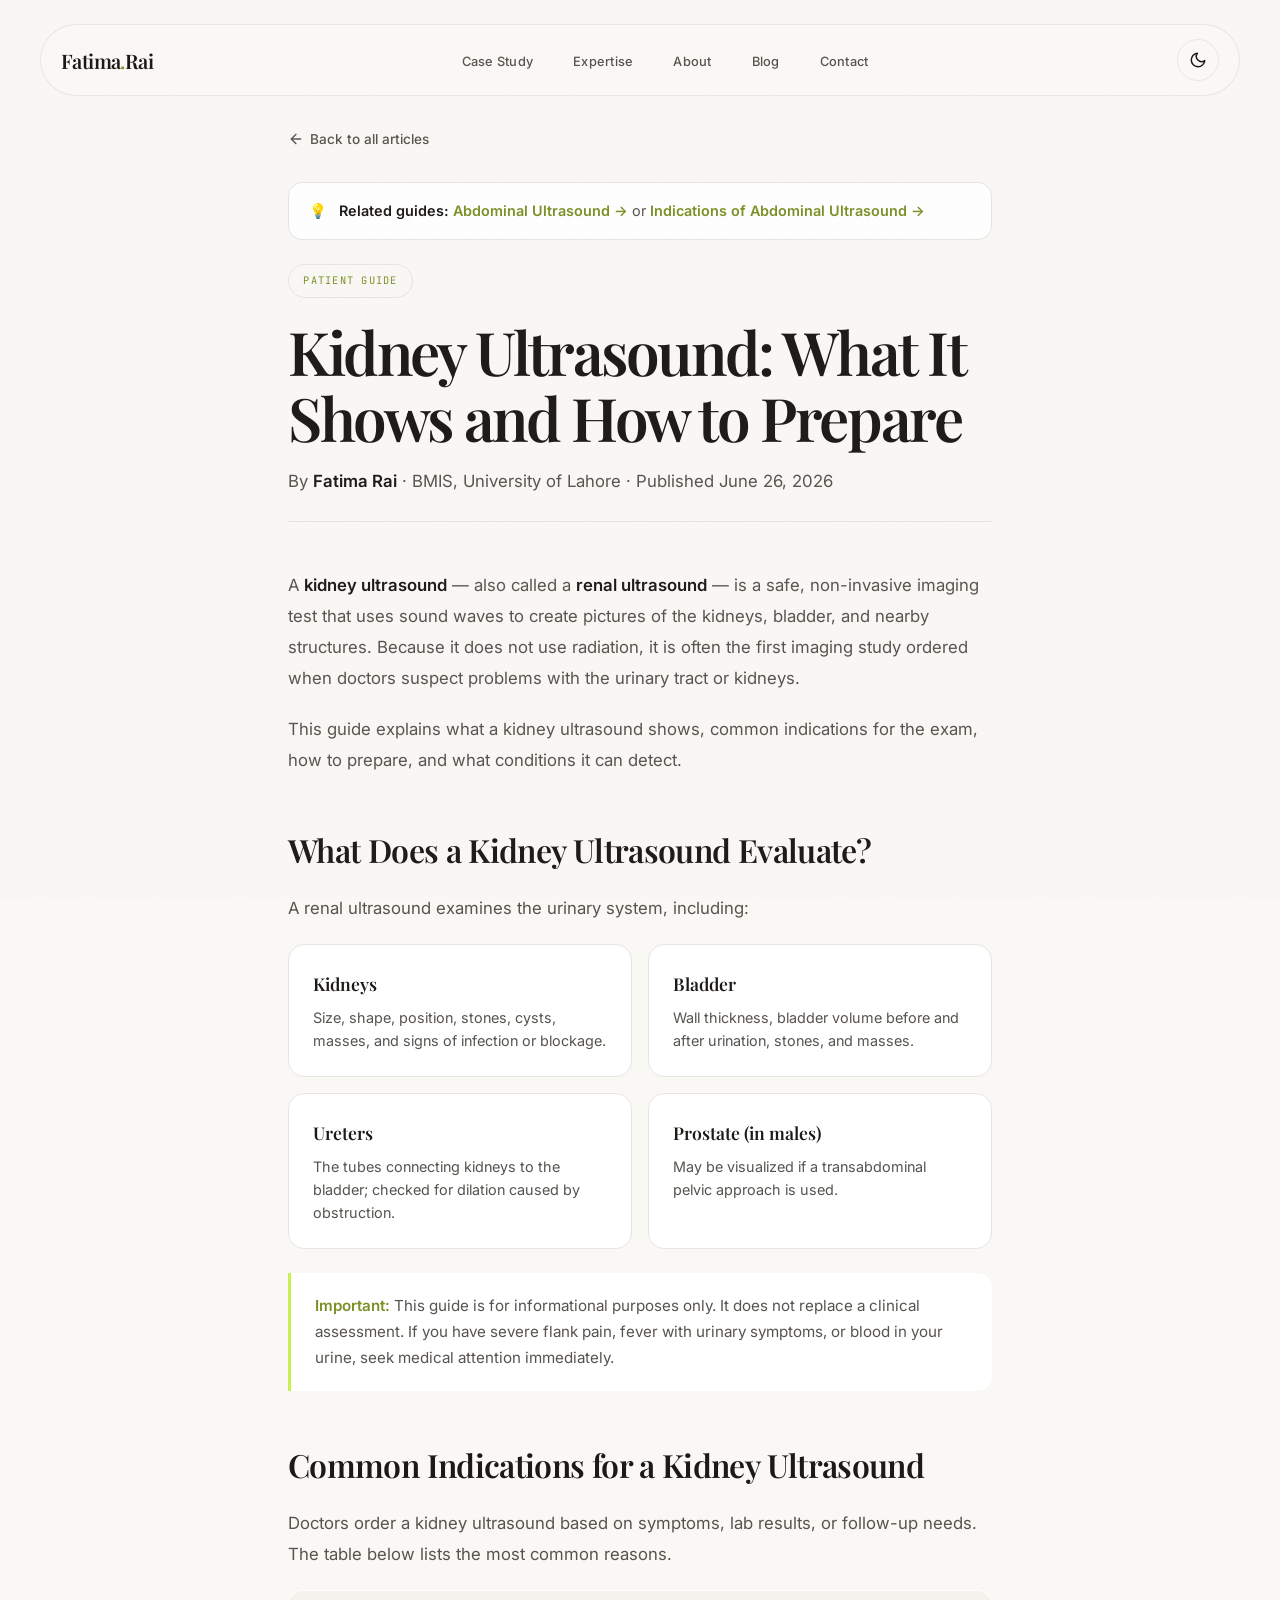
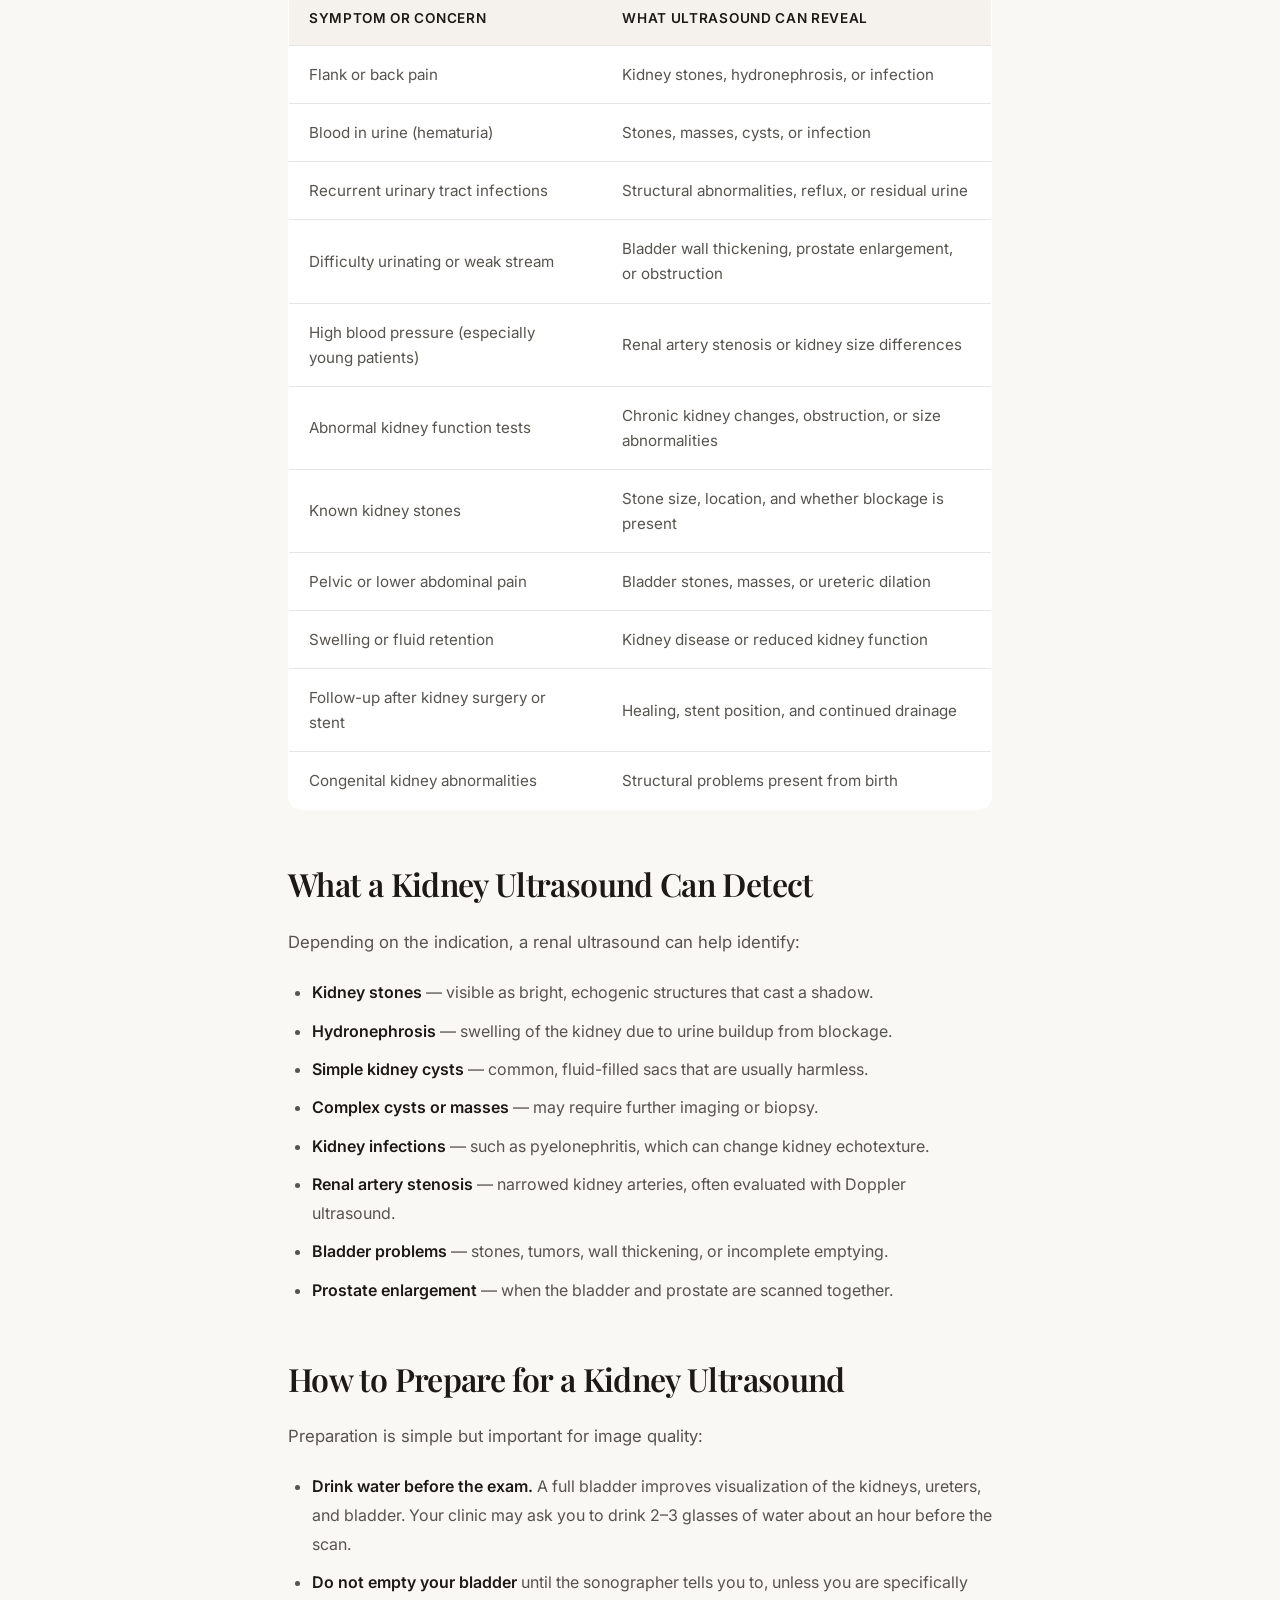
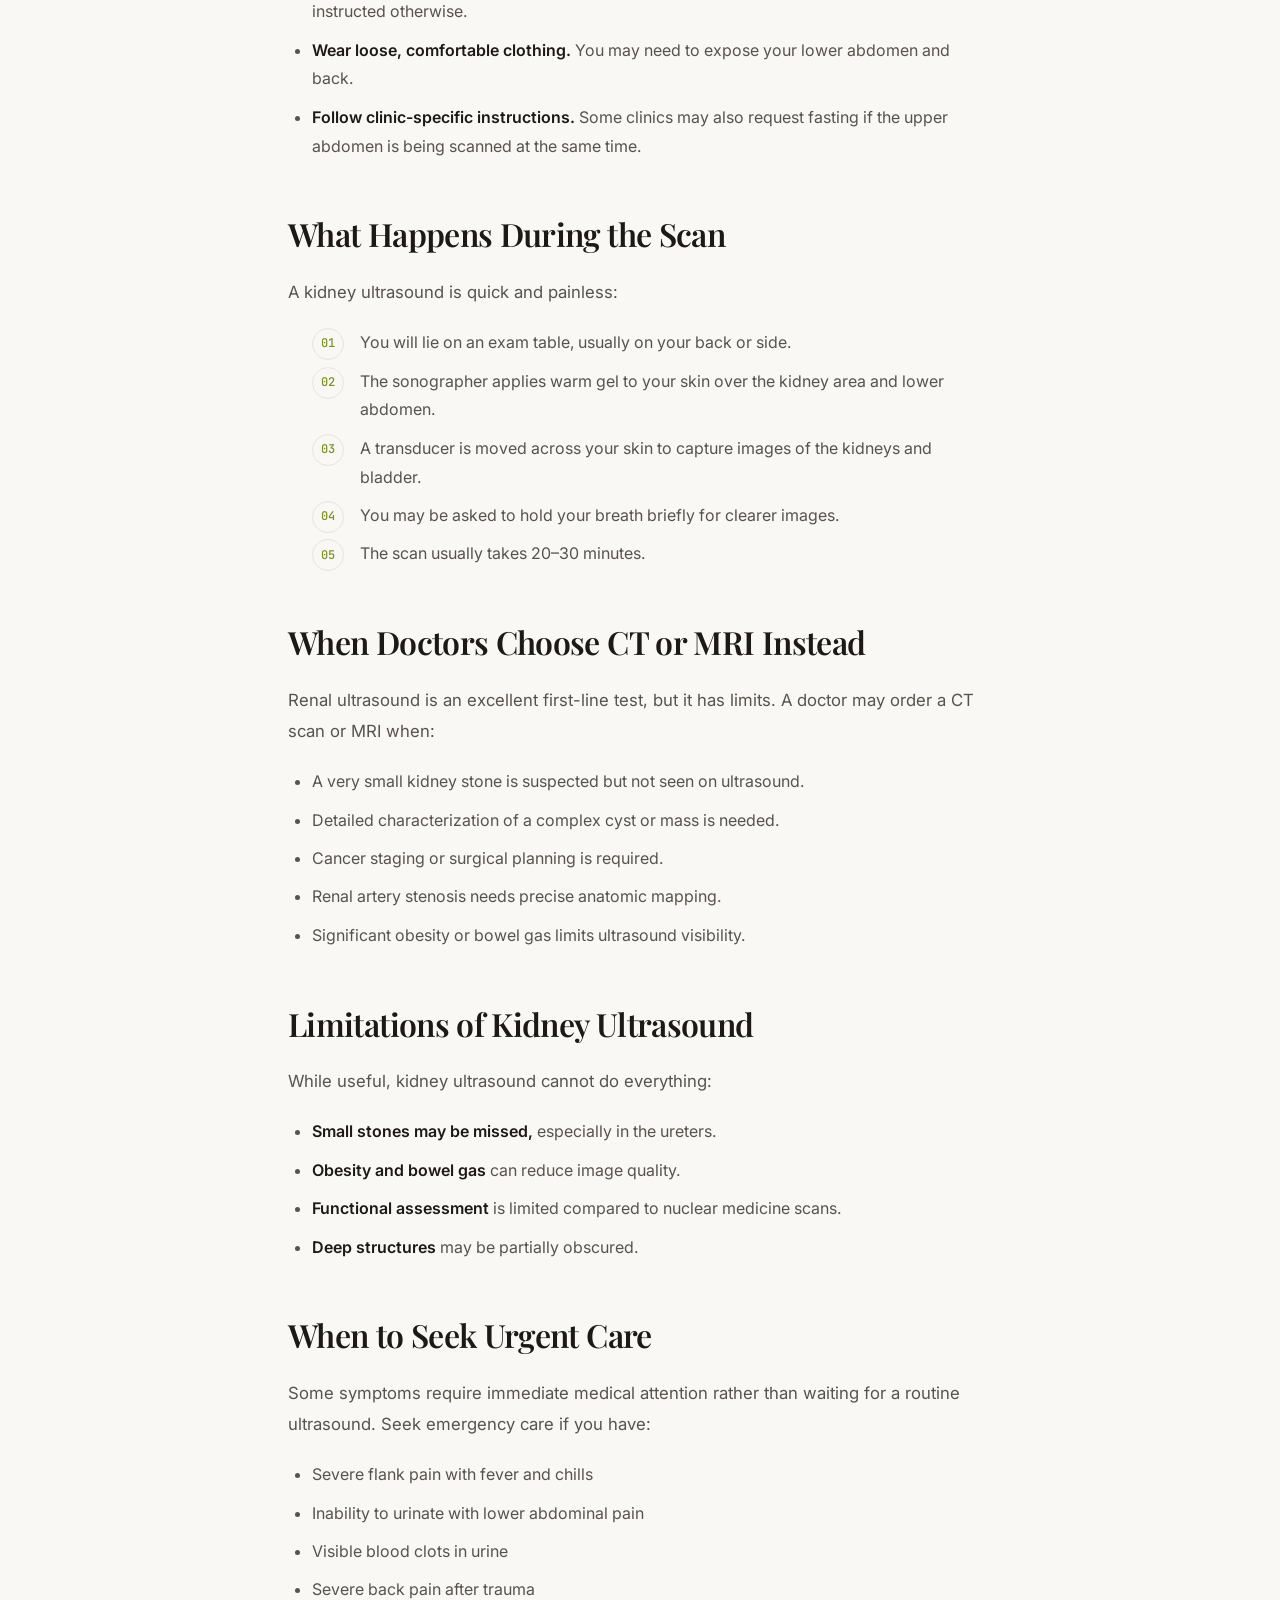
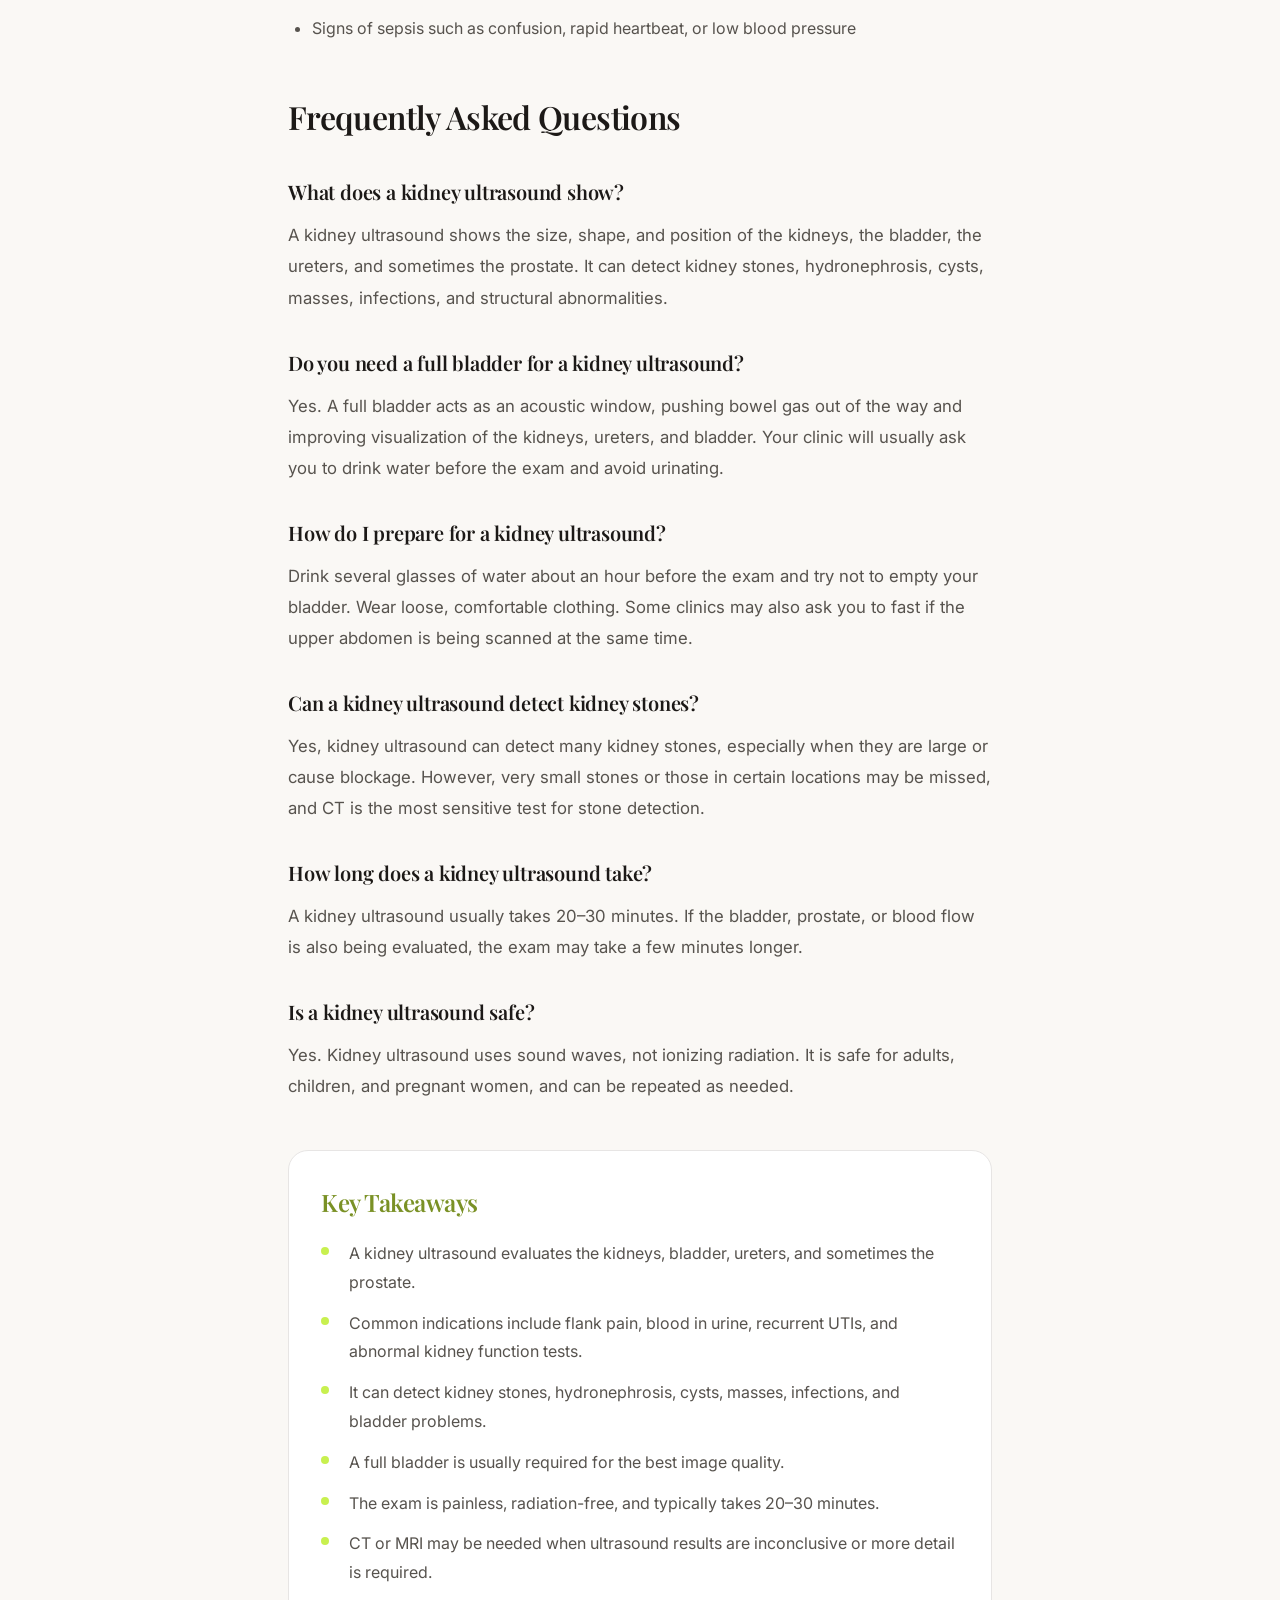
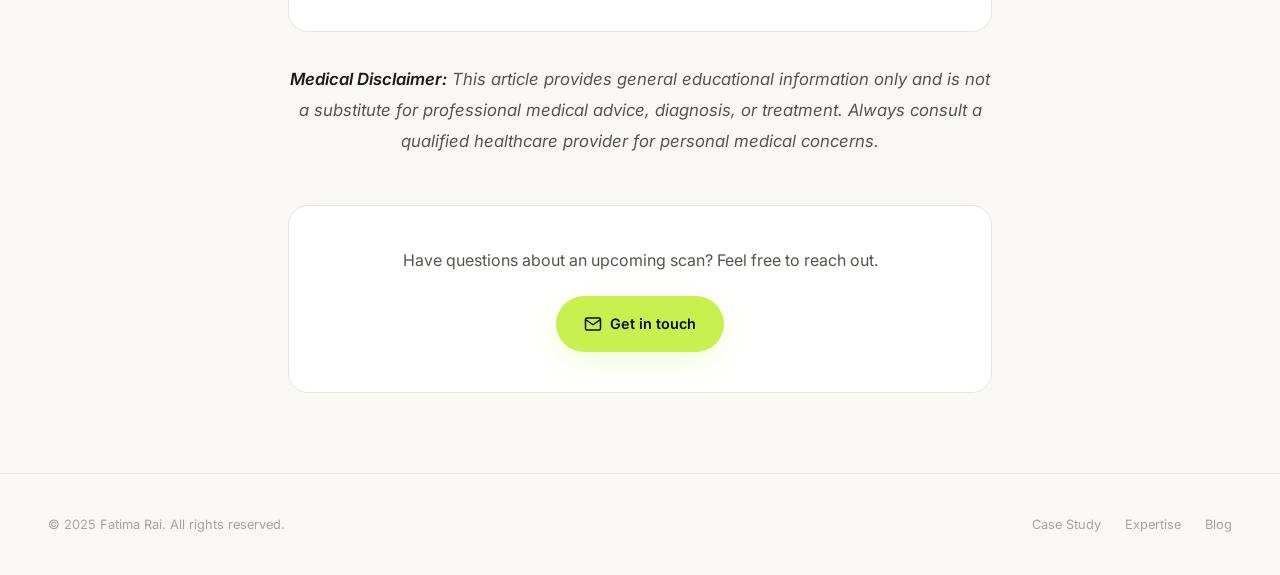
<file: blog/kidney-ultrasound.html>
<!DOCTYPE html>
<html lang="en">
<head>
    <meta charset="UTF-8">
    <meta name="viewport" content="width=device-width, initial-scale=1.0">
    <meta name="description" content="Learn what a kidney ultrasound shows, how to prepare, why you may need a full bladder, and what conditions it can detect — from kidney stones to cysts and hydronephrosis.">
    <meta name="theme-color" content="#0c0a09">
    <script>
        (function() {
            const saved = localStorage.getItem('theme');
            const theme = saved || (window.matchMedia('(prefers-color-scheme: light)').matches ? 'light' : 'dark');
            if (theme === 'light') document.documentElement.setAttribute('data-theme', 'light');
        })();
    </script>
    <title>Kidney Ultrasound: What It Shows and How to Prepare — Fatima Rai</title>
    <link rel="canonical" href="https://fatimarai.com/blog/kidney-ultrasound.html">
    <link rel="icon" href="data:image/svg+xml,%3Csvg xmlns='http://www.w3.org/2000/svg' viewBox='0 0 100 100'%3E%3Ccircle cx='50' cy='50' r='50' fill='%23c8f04f'/%3E%3Ctext x='50' y='68' font-family='serif' font-size='55' fill='%230c0a09' text-anchor='middle' font-weight='600'%3EF%3C/text%3E%3C/svg%3E">
    <link rel="preconnect" href="https://fonts.googleapis.com">
    <link rel="preconnect" href="https://fonts.gstatic.com" crossorigin>
    <link href="https://fonts.googleapis.com/css2?family=Inter:wght@400;500;600;700&family=JetBrains+Mono:wght@400;500&family=Playfair+Display:ital,wght@0,500;0,600;0,700;1,500;1,600&display=swap" rel="stylesheet">
    <link rel="stylesheet" href="../assets/styles.css">
    <link rel="stylesheet" href="../assets/blog.css">

    <!-- Open Graph / Twitter Cards -->
    <meta property="og:title" content="Kidney Ultrasound: What It Shows and How to Prepare">
    <meta property="og:description" content="Learn what a kidney ultrasound shows, how to prepare, why you may need a full bladder, and what conditions it can detect.">
    <meta property="og:type" content="article">
    <meta property="og:url" content="https://fatimarai.com/blog/kidney-ultrasound.html">
    <meta property="og:image" content="https://fatimarai.com/images/ovary-follicles.jpeg">
    <meta property="og:site_name" content="Fatima Rai">
    <meta name="twitter:card" content="summary_large_image">
    <meta name="twitter:title" content="Kidney Ultrasound: What It Shows and How to Prepare">
    <meta name="twitter:description" content="Learn what a kidney ultrasound shows, how to prepare, and what conditions it can detect from kidney stones to cysts.">
    <meta name="twitter:image" content="https://fatimarai.com/images/ovary-follicles.jpeg">

    <!-- Structured Data: Article + FAQ + Breadcrumbs -->
    <script type="application/ld+json">
    {
        "@context": "https://schema.org",
        "@type": "Article",
        "headline": "Kidney Ultrasound: What It Shows and How to Prepare",
        "description": "Learn what a kidney ultrasound shows, how to prepare, why you may need a full bladder, and what conditions it can detect — from kidney stones to cysts and hydronephrosis.",
        "author": {
            "@type": "Person",
            "name": "Fatima Rai"
        },
        "publisher": {
            "@type": "Person",
            "name": "Fatima Rai"
        },
        "datePublished": "2026-06-26",
        "dateModified": "2026-06-26",
        "mainEntityOfPage": {
            "@type": "WebPage",
            "@id": "https://fatimarai.com/blog/kidney-ultrasound.html"
        },
        "image": "https://fatimarai.com/images/ovary-follicles.jpeg"
    }
    </script>
    <script type="application/ld+json">
    {
        "@context": "https://schema.org",
        "@type": "FAQPage",
        "mainEntity": [
            {
                "@type": "Question",
                "name": "What does a kidney ultrasound show?",
                "acceptedAnswer": {
                    "@type": "Answer",
                    "text": "A kidney ultrasound shows the size, shape, and position of the kidneys, the bladder, the ureters, and sometimes the prostate. It can detect kidney stones, hydronephrosis, cysts, masses, infections, and structural abnormalities."
                }
            },
            {
                "@type": "Question",
                "name": "Do you need a full bladder for a kidney ultrasound?",
                "acceptedAnswer": {
                    "@type": "Answer",
                    "text": "Yes. A full bladder acts as an acoustic window, pushing bowel gas out of the way and improving visualization of the kidneys, ureters, and bladder. Your clinic will usually ask you to drink water before the exam and avoid urinating."
                }
            },
            {
                "@type": "Question",
                "name": "How do I prepare for a kidney ultrasound?",
                "acceptedAnswer": {
                    "@type": "Answer",
                    "text": "Drink several glasses of water about an hour before the exam and try not to empty your bladder. Wear loose, comfortable clothing. Some clinics may also ask you to fast if the upper abdomen is being scanned at the same time."
                }
            },
            {
                "@type": "Question",
                "name": "Can a kidney ultrasound detect kidney stones?",
                "acceptedAnswer": {
                    "@type": "Answer",
                    "text": "Yes, kidney ultrasound can detect many kidney stones, especially when they are large or cause blockage. However, very small stones or those in certain locations may be missed, and CT is the most sensitive test for stone detection."
                }
            },
            {
                "@type": "Question",
                "name": "How long does a kidney ultrasound take?",
                "acceptedAnswer": {
                    "@type": "Answer",
                    "text": "A kidney ultrasound usually takes 20–30 minutes. If the bladder, prostate, or blood flow is also being evaluated, the exam may take a few minutes longer."
                }
            },
            {
                "@type": "Question",
                "name": "Is a kidney ultrasound safe?",
                "acceptedAnswer": {
                    "@type": "Answer",
                    "text": "Yes. Kidney ultrasound uses sound waves, not ionizing radiation. It is safe for adults, children, and pregnant women, and can be repeated as needed."
                }
            }
        ]
    }
    </script>
    <script type="application/ld+json">
    {
        "@context": "https://schema.org",
        "@type": "BreadcrumbList",
        "itemListElement": [
            {
                "@type": "ListItem",
                "position": 1,
                "name": "Home",
                "item": "https://fatimarai.com/"
            },
            {
                "@type": "ListItem",
                "position": 2,
                "name": "Blog",
                "item": "https://fatimarai.com/blog/kidney-ultrasound.html"
            },
            {
                "@type": "ListItem",
                "position": 3,
                "name": "Kidney Ultrasound",
                "item": "https://fatimarai.com/blog/kidney-ultrasound.html"
            }
        ]
    }
    </script>
</head>
<body>
    <a href="#main-content" class="skip-link">Skip to main content</a>

    <div class="preloader" id="preloader" aria-hidden="true">
        <div class="preloader-text">
            <span>Fatima</span><span>Rai</span>
        </div>
    </div>

    <div class="grain" aria-hidden="true"></div>
    <div class="cursor-ring" id="cursor-ring" aria-hidden="true"></div>

    <header class="navbar" role="banner">
        <div class="navbar-inner">
            <a href="../index.html" class="logo" aria-label="Fatima Rai - Home">Fatima<span aria-hidden="true">.</span>Rai</a>
            <nav aria-label="Primary navigation">
                <ul class="nav-links">
                    <li><a href="../index.html#case-study">Case Study</a></li>
                    <li><a href="../index.html#expertise">Expertise</a></li>
                    <li><a href="../index.html#about">About</a></li>
                    <li><a href="liver-ultrasound.html">Blog</a></li>
                    <li><a href="../index.html#contact">Contact</a></li>
                </ul>
            </nav>
            <div style="display: flex; align-items: center; gap: 0.75rem;">
                <button type="button" class="theme-toggle" id="theme-toggle" aria-label="Switch to light theme" title="Switch theme">
                    <svg viewBox="0 0 24 24" fill="none" stroke="currentColor" stroke-width="2" stroke-linecap="round" stroke-linejoin="round" aria-hidden="true">
                        <circle class="sun-rays" cx="12" cy="12" r="5"></circle>
                        <g class="sun-rays">
                            <line x1="12" y1="1" x2="12" y2="3"></line>
                            <line x1="12" y1="21" x2="12" y2="23"></line>
                            <line x1="4.22" y1="4.22" x2="5.64" y2="5.64"></line>
                            <line x1="18.36" y1="18.36" x2="19.78" y2="19.78"></line>
                            <line x1="1" y1="12" x2="3" y2="12"></line>
                            <line x1="21" y1="12" x2="23" y2="12"></line>
                            <line x1="4.22" y1="19.78" x2="5.64" y2="18.36"></line>
                            <line x1="18.36" y1="5.64" x2="19.78" y2="4.22"></line>
                        </g>
                        <path class="moon" d="M21 12.79A9 9 0 1 1 11.21 3 7 7 0 0 0 21 12.79z"></path>
                    </svg>
                </button>
                <button type="button" class="mobile-menu-btn" aria-label="Open menu" aria-expanded="false">
                    <svg width="18" height="18" viewBox="0 0 24 24" fill="none" stroke="currentColor" stroke-width="2" stroke-linecap="round" stroke-linejoin="round" aria-hidden="true">
                        <line x1="3" y1="12" x2="21" y2="12"></line>
                        <line x1="3" y1="6" x2="21" y2="6"></line>
                        <line x1="3" y1="18" x2="21" y2="18"></line>
                    </svg>
                </button>
            </div>
        </div>
    </header>

    <main id="main-content">
        <article class="article article-page container container-narrow">
            <header class="article-header">
                <a href="../index.html#blog" class="back-link" aria-label="Back to journal">
                    <svg viewBox="0 0 24 24" fill="none" stroke="currentColor" stroke-width="2" stroke-linecap="round" stroke-linejoin="round" aria-hidden="true">
                        <line x1="19" y1="12" x2="5" y2="12"></line>
                        <polyline points="12 19 5 12 12 5"></polyline>
                    </svg>
                    Back to all articles
                </a>

                <div class="related-callout">
                    <span aria-hidden="true">💡</span>
                    <span><strong>Related guides:</strong> <a href="abdominal-ultrasound.html">Abdominal Ultrasound →</a> or <a href="indications-of-abdominal-ultrasound.html">Indications of Abdominal Ultrasound →</a></span>
                </div>

                <span class="article-tag">Patient Guide</span>
                <h1>Kidney Ultrasound: What It Shows and How to Prepare</h1>
                <p class="article-meta">
                    By <strong>Fatima Rai</strong> · BMIS, University of Lahore · Published June 26, 2026
                </p>
            </header>

            <p>A <strong>kidney ultrasound</strong> — also called a <strong>renal ultrasound</strong> — is a safe, non-invasive imaging test that uses sound waves to create pictures of the kidneys, bladder, and nearby structures. Because it does not use radiation, it is often the first imaging study ordered when doctors suspect problems with the urinary tract or kidneys.</p>
            <p>This guide explains what a kidney ultrasound shows, common <a href="indications-of-abdominal-ultrasound.html">indications</a> for the exam, how to prepare, and what conditions it can detect.</p>

            <h2>What Does a Kidney Ultrasound Evaluate?</h2>
            <p>A renal ultrasound examines the urinary system, including:</p>
            <div class="grid grid-2">
                <div class="grid-card">
                    <div class="grid-card-title">Kidneys</div>
                    <div class="grid-card-desc">Size, shape, position, stones, cysts, masses, and signs of infection or blockage.</div>
                </div>
                <div class="grid-card">
                    <div class="grid-card-title">Bladder</div>
                    <div class="grid-card-desc">Wall thickness, bladder volume before and after urination, stones, and masses.</div>
                </div>
                <div class="grid-card">
                    <div class="grid-card-title">Ureters</div>
                    <div class="grid-card-desc">The tubes connecting kidneys to the bladder; checked for dilation caused by obstruction.</div>
                </div>
                <div class="grid-card">
                    <div class="grid-card-title">Prostate (in males)</div>
                    <div class="grid-card-desc">May be visualized if a transabdominal pelvic approach is used.</div>
                </div>
            </div>

            <div class="clinical-note">
                <strong>Important:</strong> This guide is for informational purposes only. It does not replace a clinical assessment. If you have severe flank pain, fever with urinary symptoms, or blood in your urine, seek medical attention immediately.
            </div>

            <h2>Common Indications for a Kidney Ultrasound</h2>
            <p>Doctors order a kidney ultrasound based on symptoms, lab results, or follow-up needs. The table below lists the most common reasons.</p>
            <table class="clinical-table">
                <thead>
                    <tr><th>Symptom or Concern</th><th>What Ultrasound Can Reveal</th></tr>
                </thead>
                <tbody>
                    <tr><td>Flank or back pain</td><td>Kidney stones, hydronephrosis, or infection</td></tr>
                    <tr><td>Blood in urine (hematuria)</td><td>Stones, masses, cysts, or infection</td></tr>
                    <tr><td>Recurrent urinary tract infections</td><td>Structural abnormalities, reflux, or residual urine</td></tr>
                    <tr><td>Difficulty urinating or weak stream</td><td>Bladder wall thickening, prostate enlargement, or obstruction</td></tr>
                    <tr><td>High blood pressure (especially young patients)</td><td>Renal artery stenosis or kidney size differences</td></tr>
                    <tr><td>Abnormal kidney function tests</td><td>Chronic kidney changes, obstruction, or size abnormalities</td></tr>
                    <tr><td>Known kidney stones</td><td>Stone size, location, and whether blockage is present</td></tr>
                    <tr><td>Pelvic or lower abdominal pain</td><td>Bladder stones, masses, or ureteric dilation</td></tr>
                    <tr><td>Swelling or fluid retention</td><td>Kidney disease or reduced kidney function</td></tr>
                    <tr><td>Follow-up after kidney surgery or stent</td><td>Healing, stent position, and continued drainage</td></tr>
                    <tr><td>Congenital kidney abnormalities</td><td>Structural problems present from birth</td></tr>
                </tbody>
            </table>

            <h2>What a Kidney Ultrasound Can Detect</h2>
            <p>Depending on the indication, a renal ultrasound can help identify:</p>
            <ul>
                <li><strong>Kidney stones</strong> — visible as bright, echogenic structures that cast a shadow.</li>
                <li><strong>Hydronephrosis</strong> — swelling of the kidney due to urine buildup from blockage.</li>
                <li><strong>Simple kidney cysts</strong> — common, fluid-filled sacs that are usually harmless.</li>
                <li><strong>Complex cysts or masses</strong> — may require further imaging or biopsy.</li>
                <li><strong>Kidney infections</strong> — such as pyelonephritis, which can change kidney echotexture.</li>
                <li><strong>Renal artery stenosis</strong> — narrowed kidney arteries, often evaluated with Doppler ultrasound.</li>
                <li><strong>Bladder problems</strong> — stones, tumors, wall thickening, or incomplete emptying.</li>
                <li><strong>Prostate enlargement</strong> — when the bladder and prostate are scanned together.</li>
            </ul>

            <h2>How to Prepare for a Kidney Ultrasound</h2>
            <p>Preparation is simple but important for image quality:</p>
            <ul>
                <li><strong>Drink water before the exam.</strong> A full bladder improves visualization of the kidneys, ureters, and bladder. Your clinic may ask you to drink 2–3 glasses of water about an hour before the scan.</li>
                <li><strong>Do not empty your bladder</strong> until the sonographer tells you to, unless you are specifically instructed otherwise.</li>
                <li><strong>Wear loose, comfortable clothing.</strong> You may need to expose your lower abdomen and back.</li>
                <li><strong>Follow clinic-specific instructions.</strong> Some clinics may also request fasting if the upper abdomen is being scanned at the same time.</li>
            </ul>

            <h2>What Happens During the Scan</h2>
            <p>A kidney ultrasound is quick and painless:</p>
            <ol class="numbered-list">
                <li>You will lie on an exam table, usually on your back or side.</li>
                <li>The sonographer applies warm gel to your skin over the kidney area and lower abdomen.</li>
                <li>A transducer is moved across your skin to capture images of the kidneys and bladder.</li>
                <li>You may be asked to hold your breath briefly for clearer images.</li>
                <li>The scan usually takes 20–30 minutes.</li>
            </ol>

            <h2>When Doctors Choose CT or MRI Instead</h2>
            <p>Renal ultrasound is an excellent first-line test, but it has limits. A doctor may order a CT scan or MRI when:</p>
            <ul>
                <li>A very small kidney stone is suspected but not seen on ultrasound.</li>
                <li>Detailed characterization of a complex cyst or mass is needed.</li>
                <li>Cancer staging or surgical planning is required.</li>
                <li>Renal artery stenosis needs precise anatomic mapping.</li>
                <li>Significant obesity or bowel gas limits ultrasound visibility.</li>
            </ul>

            <h2>Limitations of Kidney Ultrasound</h2>
            <p>While useful, kidney ultrasound cannot do everything:</p>
            <ul>
                <li><strong>Small stones may be missed,</strong> especially in the ureters.</li>
                <li><strong>Obesity and bowel gas</strong> can reduce image quality.</li>
                <li><strong>Functional assessment</strong> is limited compared to nuclear medicine scans.</li>
                <li><strong>Deep structures</strong> may be partially obscured.</li>
            </ul>

            <h2>When to Seek Urgent Care</h2>
            <p>Some symptoms require immediate medical attention rather than waiting for a routine ultrasound. Seek emergency care if you have:</p>
            <ul>
                <li>Severe flank pain with fever and chills</li>
                <li>Inability to urinate with lower abdominal pain</li>
                <li>Visible blood clots in urine</li>
                <li>Severe back pain after trauma</li>
                <li>Signs of sepsis such as confusion, rapid heartbeat, or low blood pressure</li>
            </ul>

            <h2>Frequently Asked Questions</h2>

            <h3>What does a kidney ultrasound show?</h3>
            <p>A kidney ultrasound shows the size, shape, and position of the kidneys, the bladder, the ureters, and sometimes the prostate. It can detect kidney stones, hydronephrosis, cysts, masses, infections, and structural abnormalities.</p>

            <h3>Do you need a full bladder for a kidney ultrasound?</h3>
            <p>Yes. A full bladder acts as an acoustic window, pushing bowel gas out of the way and improving visualization of the kidneys, ureters, and bladder. Your clinic will usually ask you to drink water before the exam and avoid urinating.</p>

            <h3>How do I prepare for a kidney ultrasound?</h3>
            <p>Drink several glasses of water about an hour before the exam and try not to empty your bladder. Wear loose, comfortable clothing. Some clinics may also ask you to fast if the upper abdomen is being scanned at the same time.</p>

            <h3>Can a kidney ultrasound detect kidney stones?</h3>
            <p>Yes, kidney ultrasound can detect many kidney stones, especially when they are large or cause blockage. However, very small stones or those in certain locations may be missed, and CT is the most sensitive test for stone detection.</p>

            <h3>How long does a kidney ultrasound take?</h3>
            <p>A kidney ultrasound usually takes 20–30 minutes. If the bladder, prostate, or blood flow is also being evaluated, the exam may take a few minutes longer.</p>

            <h3>Is a kidney ultrasound safe?</h3>
            <p>Yes. Kidney ultrasound uses sound waves, not ionizing radiation. It is safe for adults, children, and pregnant women, and can be repeated as needed.</p>

            <div class="key-takeaways">
                <h2>Key Takeaways</h2>
                <ul>
                    <li>A kidney ultrasound evaluates the kidneys, bladder, ureters, and sometimes the prostate.</li>
                    <li>Common indications include flank pain, blood in urine, recurrent UTIs, and abnormal kidney function tests.</li>
                    <li>It can detect kidney stones, hydronephrosis, cysts, masses, infections, and bladder problems.</li>
                    <li>A full bladder is usually required for the best image quality.</li>
                    <li>The exam is painless, radiation-free, and typically takes 20–30 minutes.</li>
                    <li>CT or MRI may be needed when ultrasound results are inconclusive or more detail is required.</li>
                </ul>
            </div>

            <p class="article-disclaimer">
                <strong>Medical Disclaimer:</strong> This article provides general educational information only and is not a substitute for professional medical advice, diagnosis, or treatment. Always consult a qualified healthcare provider for personal medical concerns.
            </p>

            <div class="article-cta">
                <p>Have questions about an upcoming scan? Feel free to reach out.</p>
                <a href="mailto:fr166255@gmail.com">
                    <svg viewBox="0 0 24 24" fill="none" stroke="currentColor" stroke-width="2" stroke-linecap="round" stroke-linejoin="round" aria-hidden="true">
                        <path d="M4 4h16c1.1 0 2 .9 2 2v12c0 1.1-.9 2-2 2H4c-1.1 0-2-.9-2-2V6c0-1.1.9-2 2-2z"/>
                        <polyline points="22,6 12,13 2,6"/>
                    </svg>
                    Get in touch
                </a>
            </div>
        </article>
    </main>

    <footer class="footer">
        <div class="container footer-inner">
            <span>&copy; 2025 Fatima Rai. All rights reserved.</span>
            <ul class="footer-links">
                <li><a href="../index.html#case-study">Case Study</a></li>
                <li><a href="../index.html#expertise">Expertise</a></li>
                <li><a href="liver-ultrasound.html">Blog</a></li>
            </ul>
        </div>
    </footer>

    <noscript>
        <style>
            .preloader { display: none; }
            .navbar { transform: translate(-50%, 0); }
        </style>
    </noscript>
    <script src="../assets/scripts.js"></script>
</body>
</html>
</file>
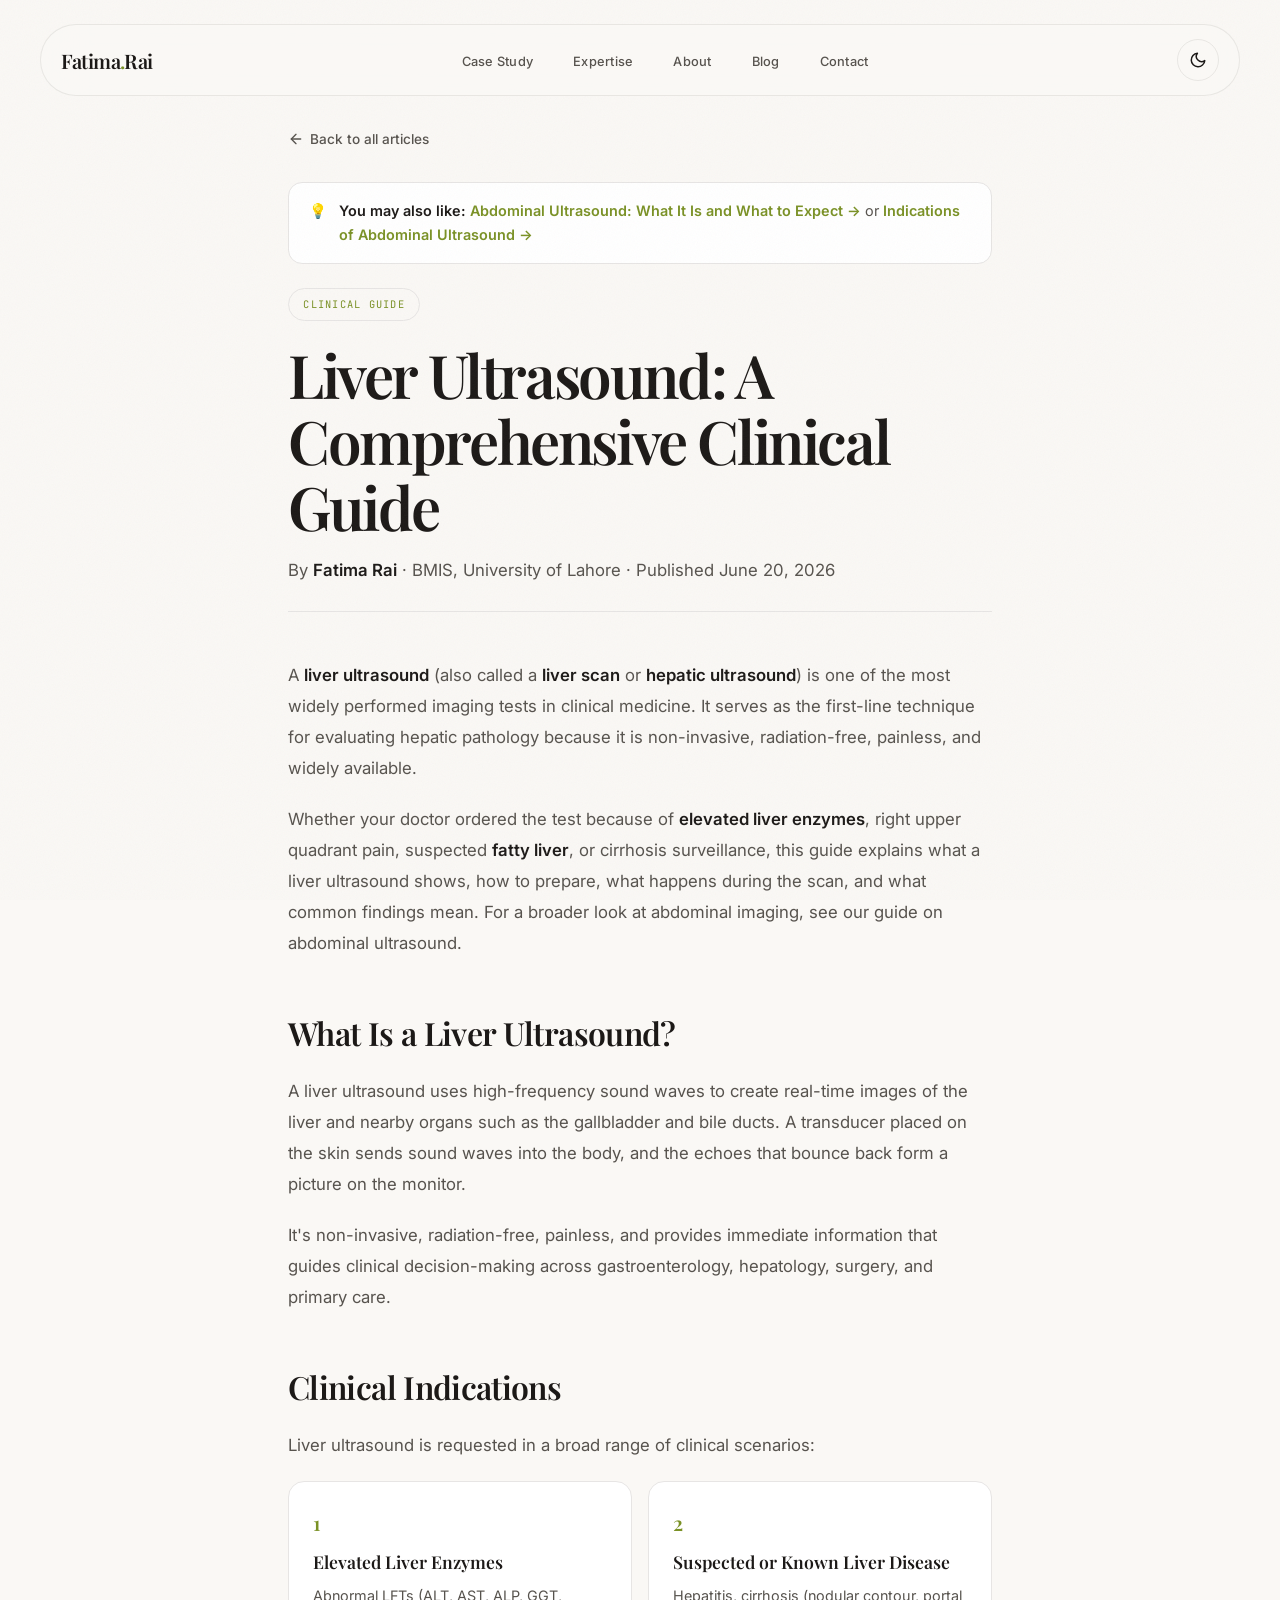
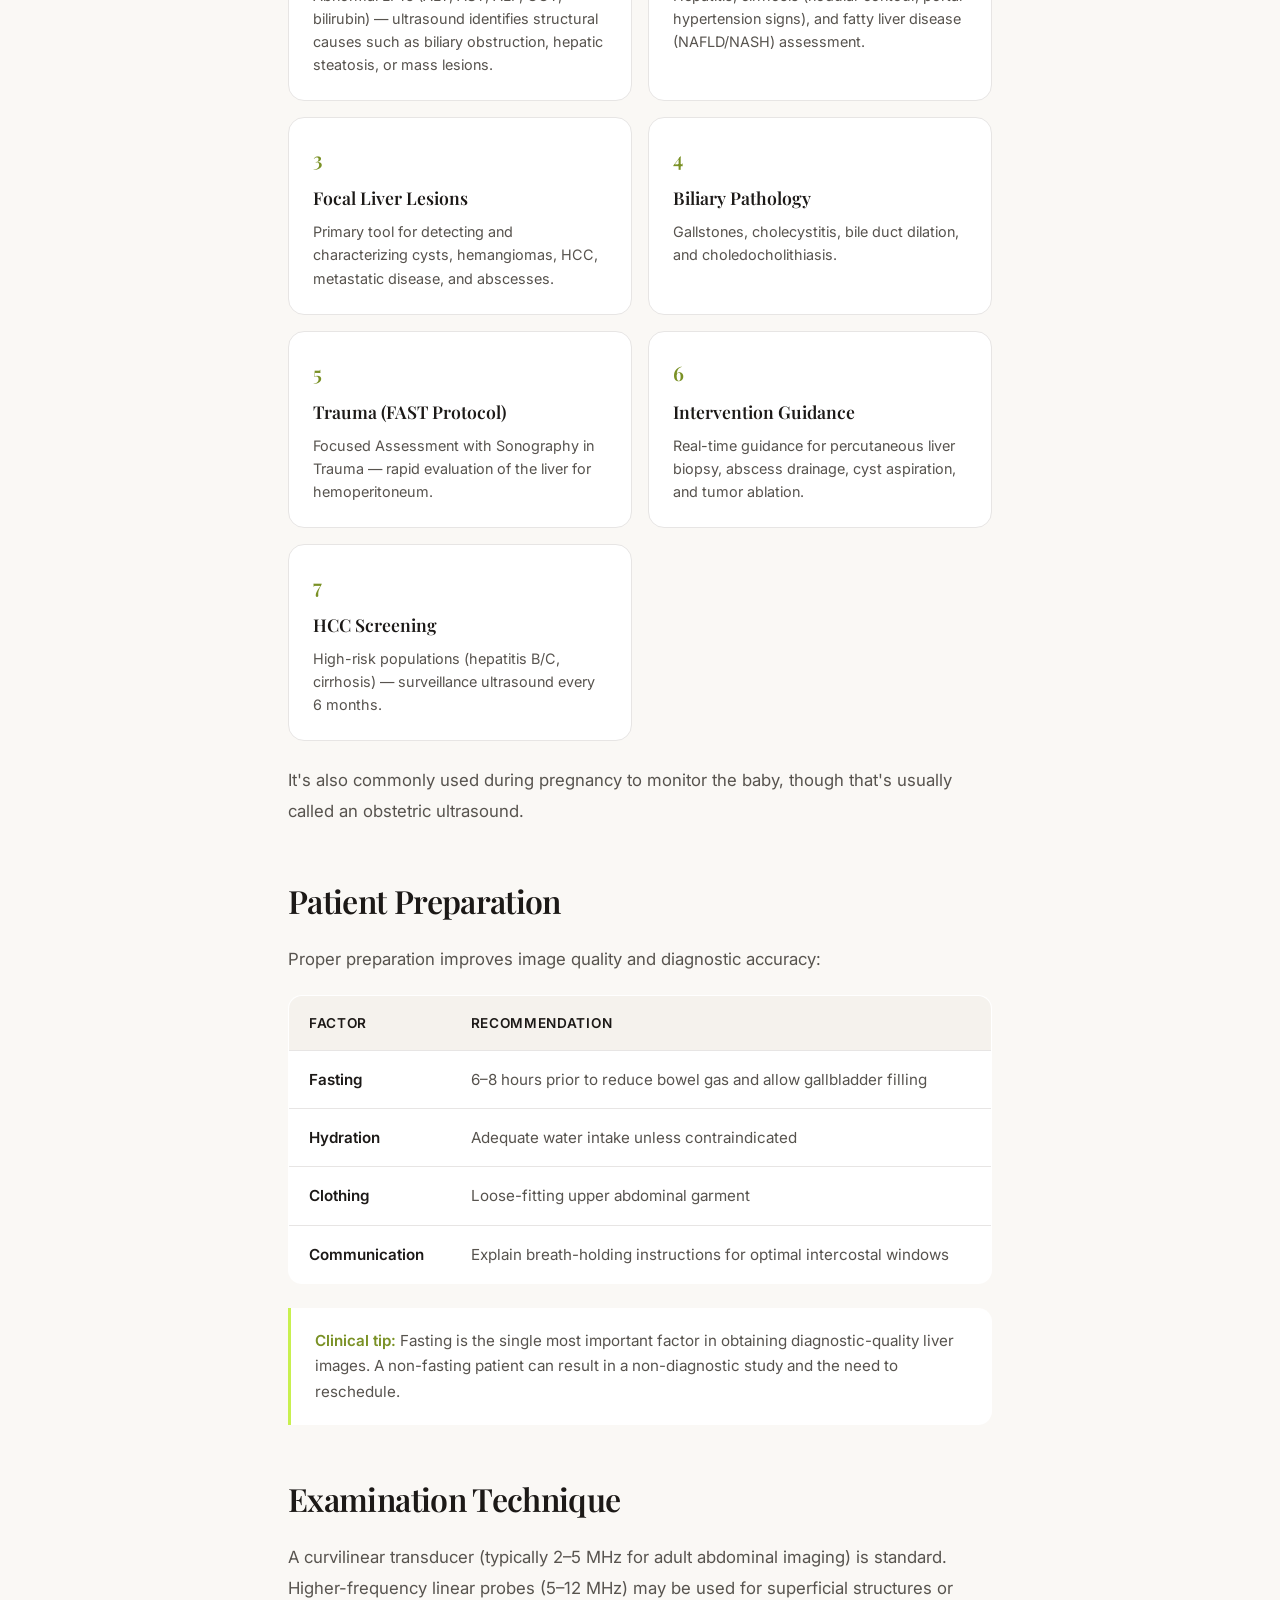
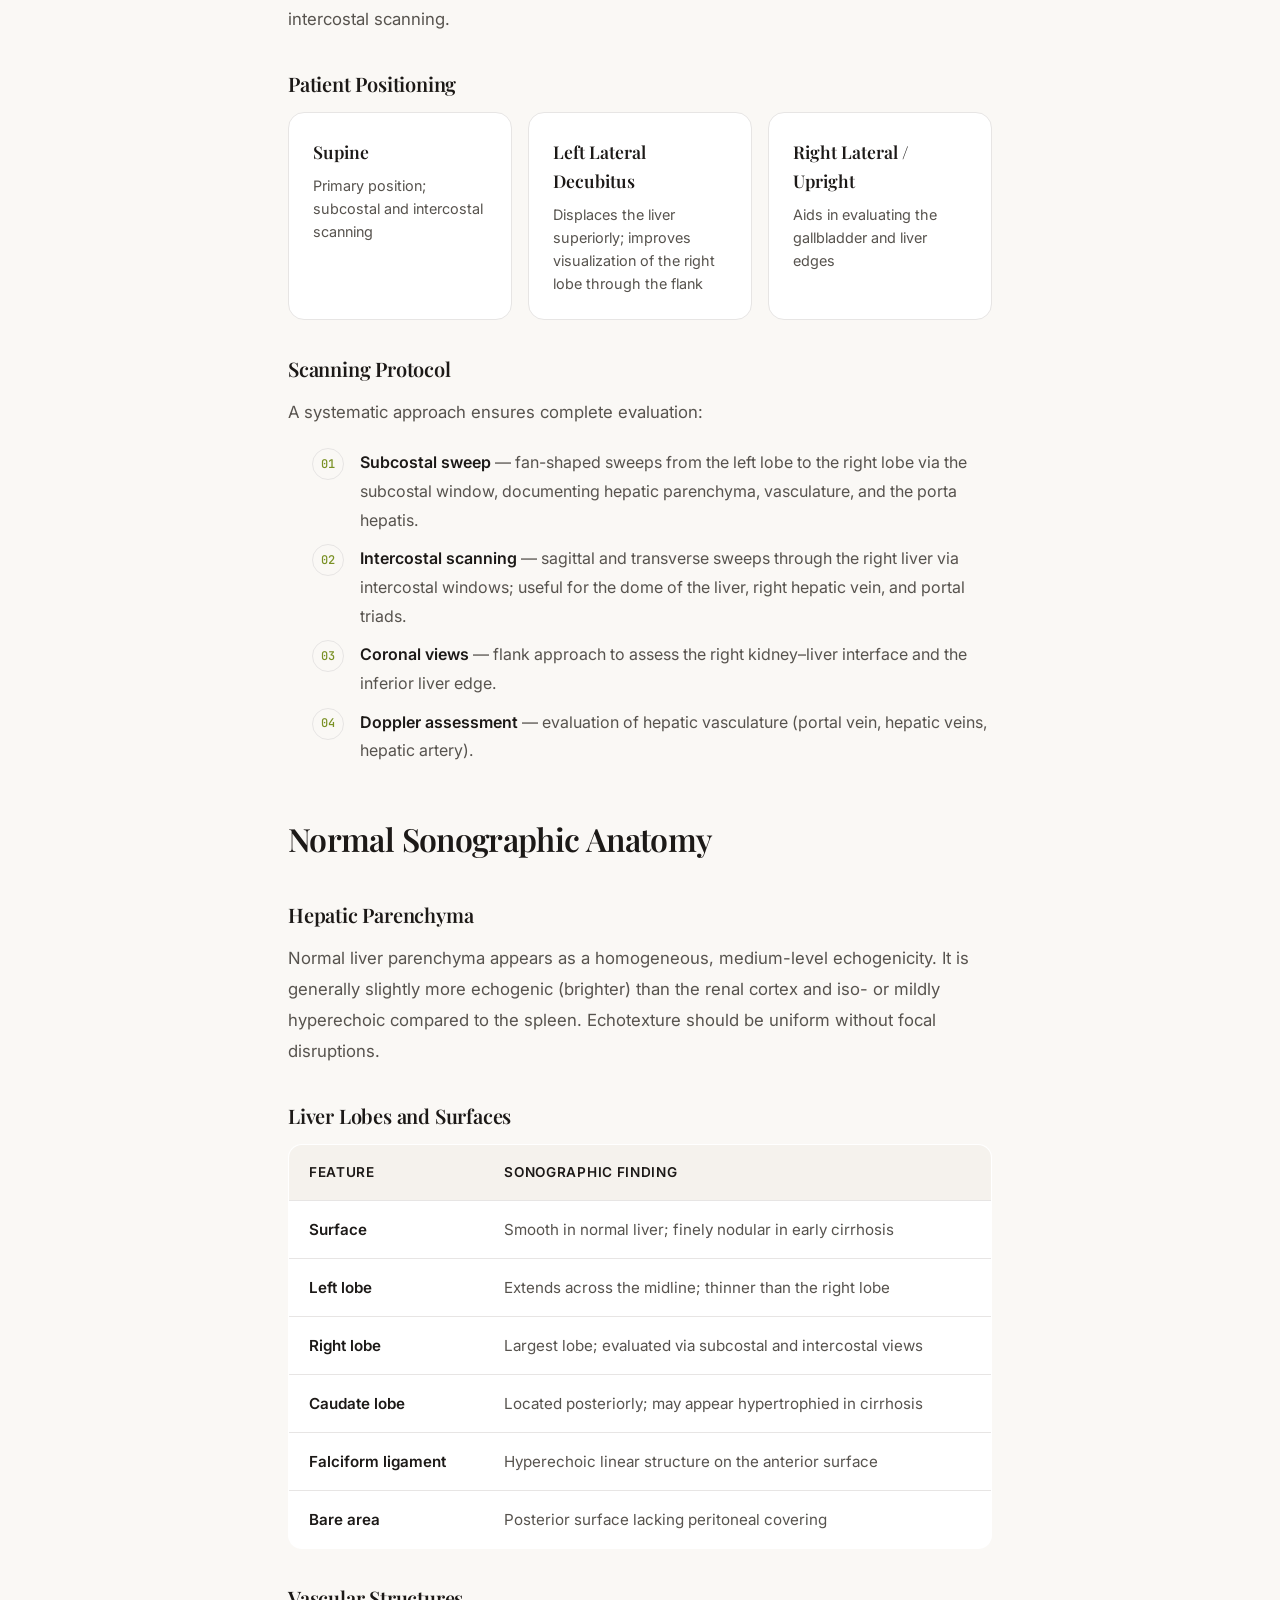
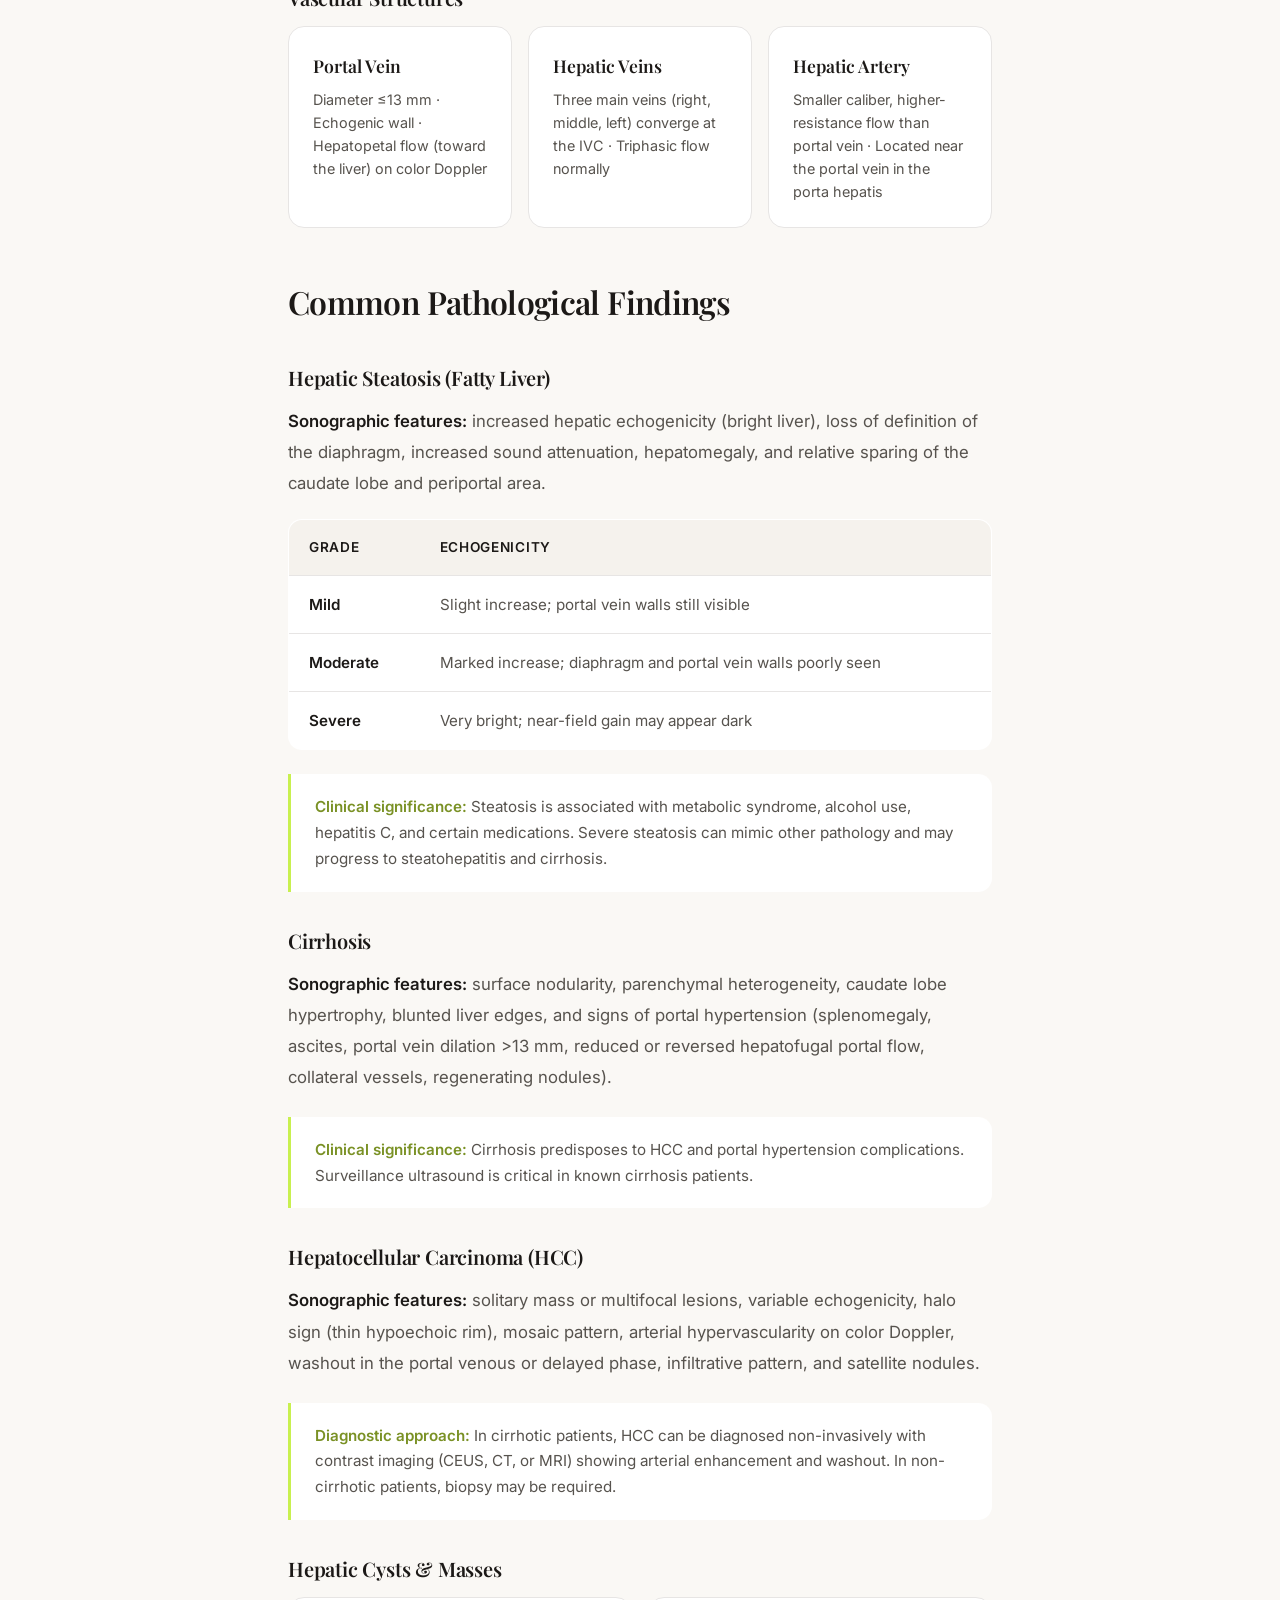
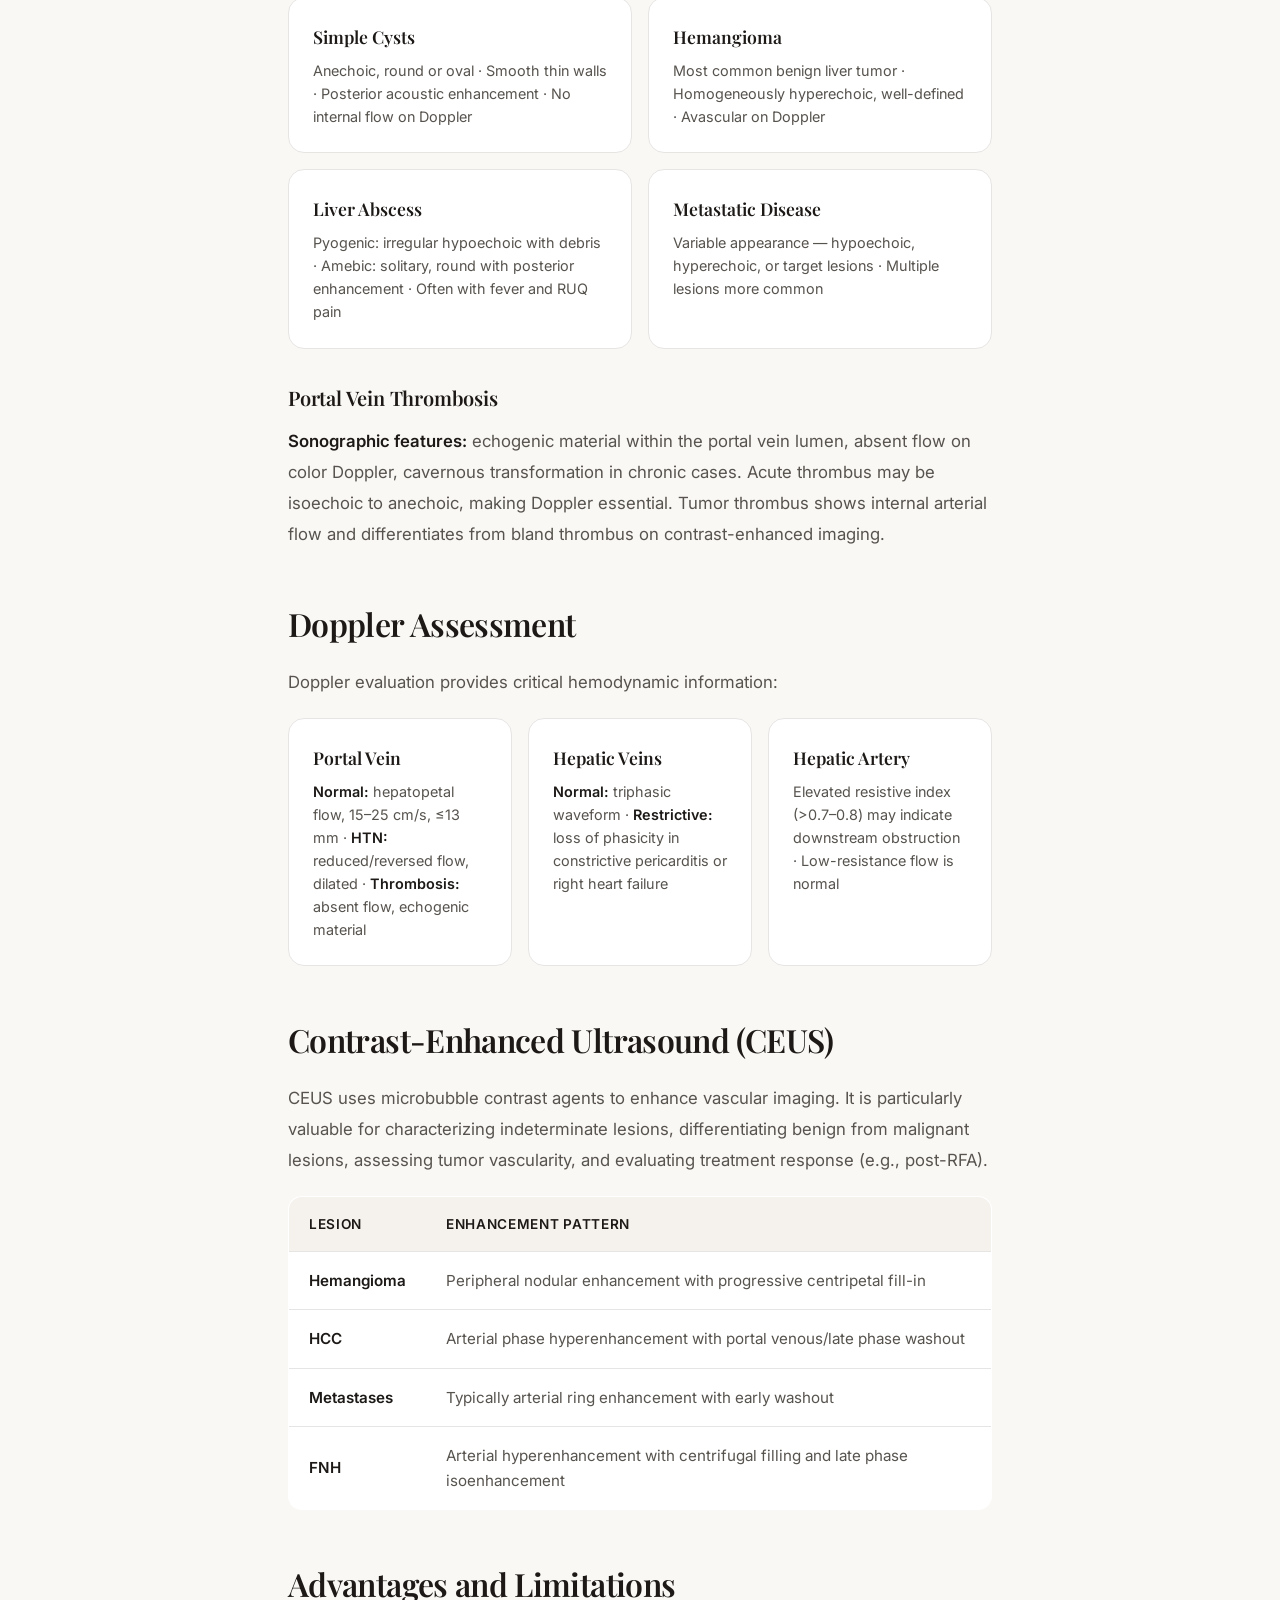
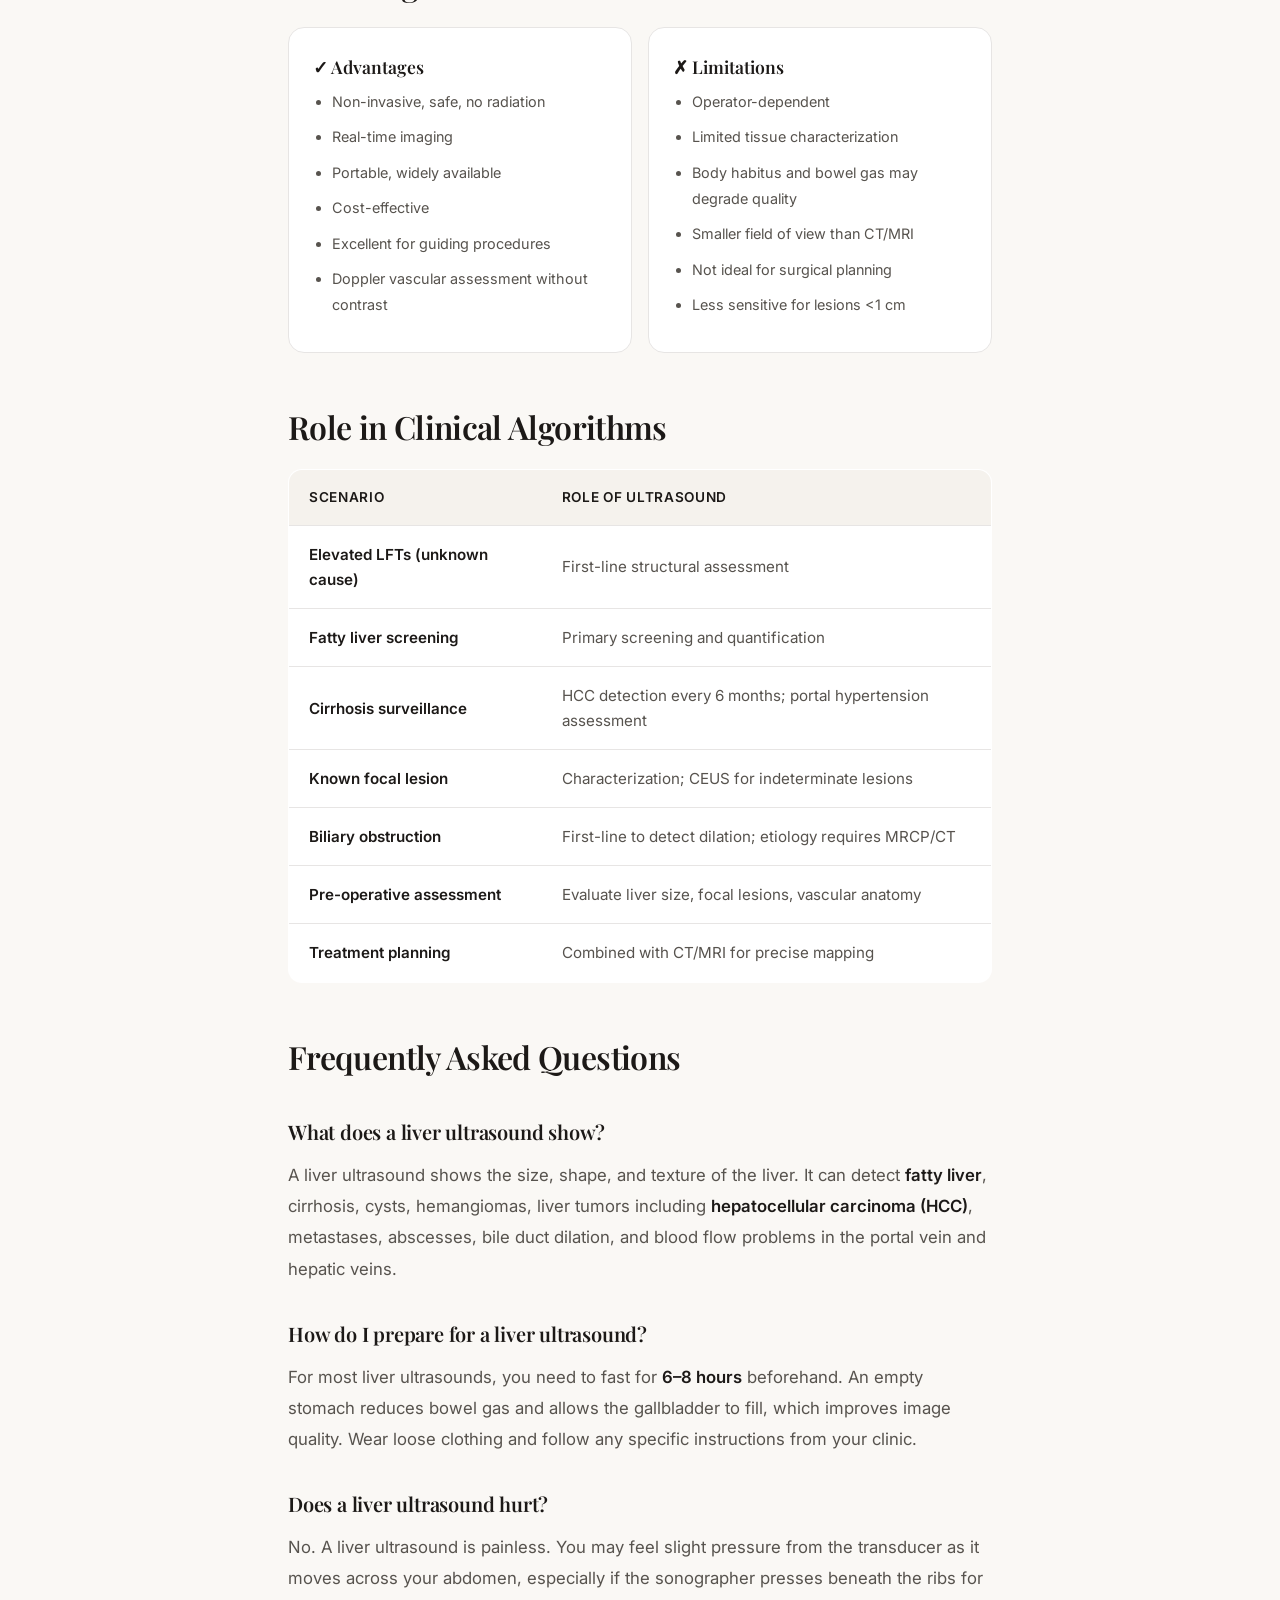
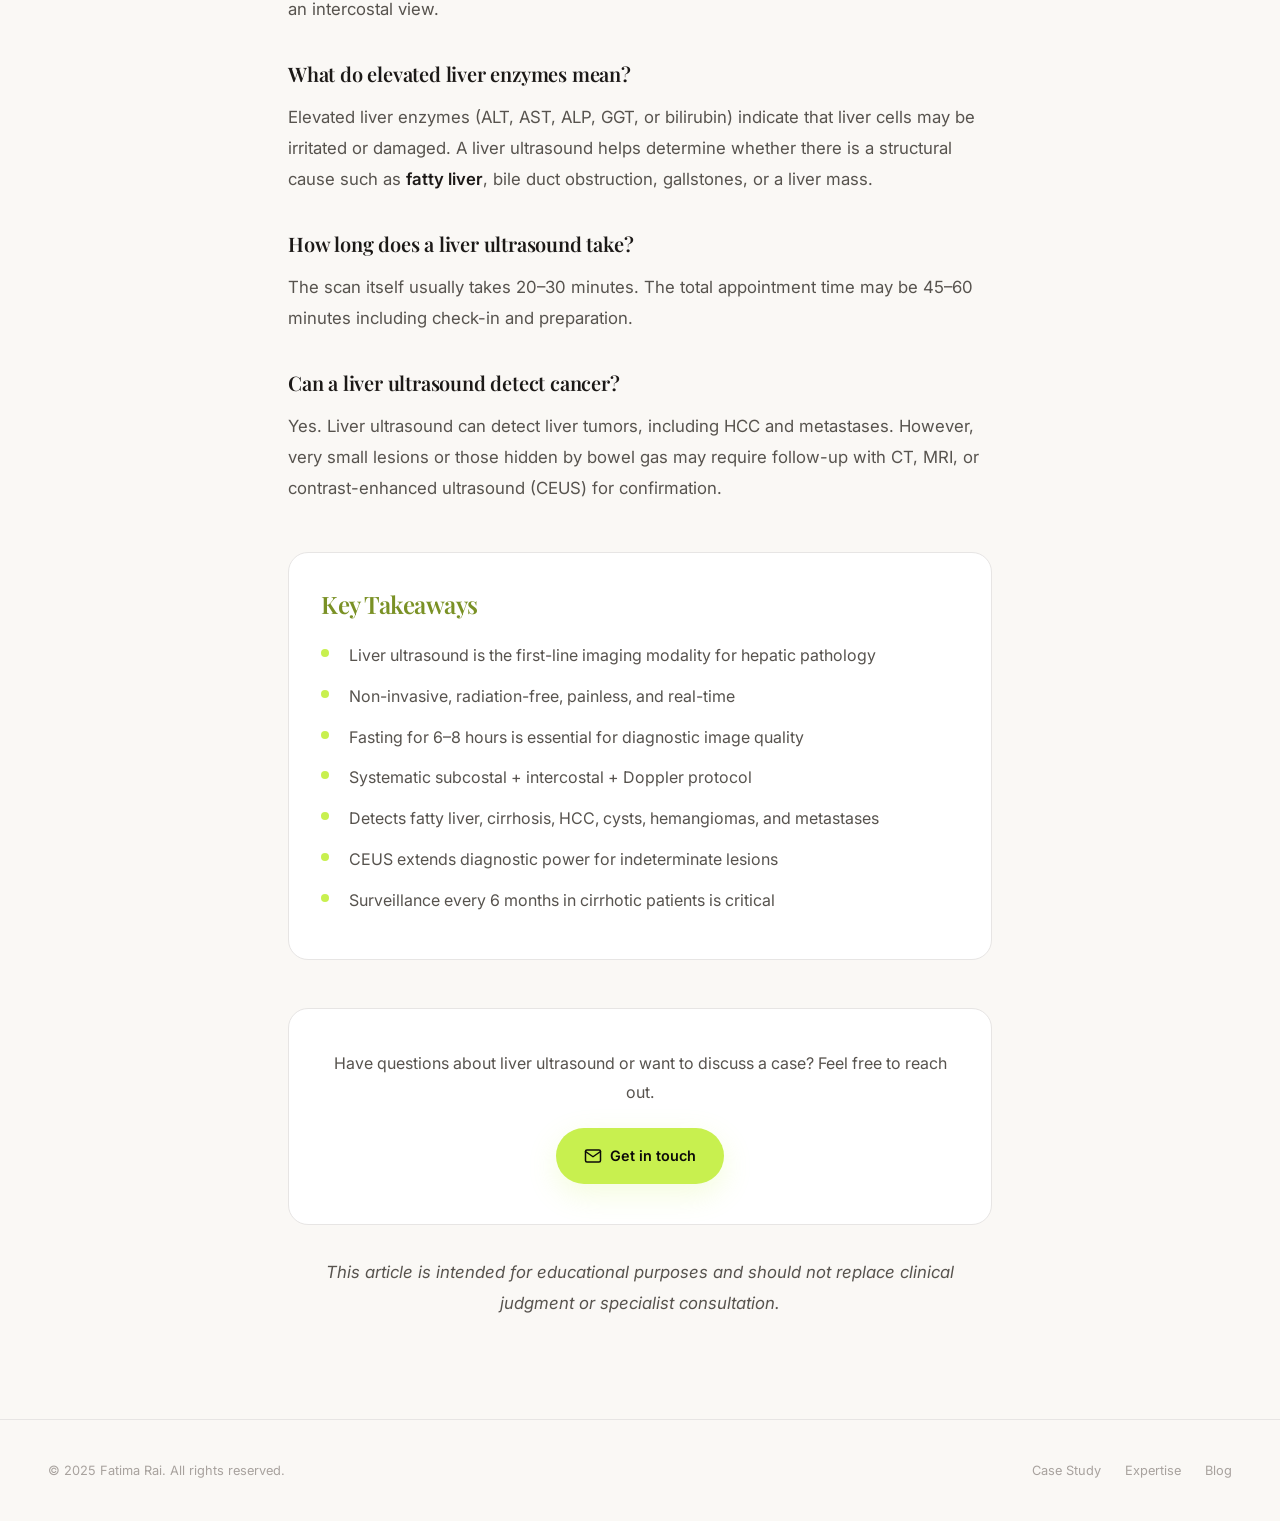
<file: blog/liver-ultrasound.html>
<!DOCTYPE html>
<html lang="en">
<head>
    <meta charset="UTF-8">
    <meta name="viewport" content="width=device-width, initial-scale=1.0">
    <meta name="description" content="Learn what a liver ultrasound shows, how to prepare, what elevated liver enzymes mean, and what fatty liver, cirrhosis, and HCC look like on ultrasound. A clinical guide by Fatima Rai, BMIS radiographer.">
    <meta name="theme-color" content="#0c0a09">
    <script>
        (function() {
            const saved = localStorage.getItem('theme');
            const theme = saved || (window.matchMedia('(prefers-color-scheme: light)').matches ? 'light' : 'dark');
            if (theme === 'light') document.documentElement.setAttribute('data-theme', 'light');
        })();
    </script>
    <title>Liver Ultrasound: A Comprehensive Clinical Guide — Fatima Rai</title>
    <link rel="canonical" href="https://fatimarai.com/blog/liver-ultrasound.html">
    <link rel="icon" href="data:image/svg+xml,%3Csvg xmlns='http://www.w3.org/2000/svg' viewBox='0 0 100 100'%3E%3Ccircle cx='50' cy='50' r='50' fill='%23c8f04f'/%3E%3Ctext x='50' y='68' font-family='serif' font-size='55' fill='%230c0a09' text-anchor='middle' font-weight='600'%3EF%3C/text%3E%3C/svg%3E">
    <link rel="preconnect" href="https://fonts.googleapis.com">
    <link rel="preconnect" href="https://fonts.gstatic.com" crossorigin>
    <link href="https://fonts.googleapis.com/css2?family=Inter:wght@400;500;600;700&family=JetBrains+Mono:wght@400;500&family=Playfair+Display:ital,wght@0,500;0,600;0,700;1,500;1,600&display=swap" rel="stylesheet">
    <link rel="stylesheet" href="../assets/styles.css">
    <link rel="stylesheet" href="../assets/blog.css">

    <!-- Open Graph / Twitter Cards -->
    <meta property="og:title" content="Liver Ultrasound: A Comprehensive Clinical Guide">
    <meta property="og:description" content="Learn what a liver ultrasound shows, how to prepare, what elevated liver enzymes mean, and what fatty liver, cirrhosis, and HCC look like on ultrasound.">
    <meta property="og:type" content="article">
    <meta property="og:url" content="https://fatimarai.com/blog/liver-ultrasound.html">
    <meta property="og:image" content="https://fatimarai.com/images/ovary-follicles.jpeg">
    <meta property="og:site_name" content="Fatima Rai">
    <meta name="twitter:card" content="summary_large_image">
    <meta name="twitter:title" content="Liver Ultrasound: A Comprehensive Clinical Guide">
    <meta name="twitter:description" content="Learn what a liver ultrasound shows, how to prepare, and what common findings like fatty liver and cirrhosis mean.">
    <meta name="twitter:image" content="https://fatimarai.com/images/ovary-follicles.jpeg">

    <!-- Structured Data: Article + FAQ -->
    <script type="application/ld+json">
    {
        "@context": "https://schema.org",
        "@type": "Article",
        "headline": "Liver Ultrasound: A Comprehensive Clinical Guide",
        "description": "Learn what a liver ultrasound shows, how to prepare, what elevated liver enzymes mean, and what fatty liver, cirrhosis, and HCC look like on ultrasound.",
        "author": {
            "@type": "Person",
            "name": "Fatima Rai"
        },
        "publisher": {
            "@type": "Person",
            "name": "Fatima Rai"
        },
        "datePublished": "2026-06-20",
        "dateModified": "2026-06-20",
        "mainEntityOfPage": {
            "@type": "WebPage",
            "@id": "https://fatimarai.com/blog/liver-ultrasound.html"
        },
        "image": "https://fatimarai.com/images/ovary-follicles.jpeg"
    }
    </script>
    <script type="application/ld+json">
    {
        "@context": "https://schema.org",
        "@type": "FAQPage",
        "mainEntity": [
            {
                "@type": "Question",
                "name": "What does a liver ultrasound show?",
                "acceptedAnswer": {
                    "@type": "Answer",
                    "text": "A liver ultrasound shows the size, shape, and texture of the liver. It can detect fatty liver, cirrhosis, cysts, hemangiomas, liver tumors including hepatocellular carcinoma (HCC), metastases, abscesses, bile duct dilation, and blood flow problems in the portal vein and hepatic veins."
                }
            },
            {
                "@type": "Question",
                "name": "How do I prepare for a liver ultrasound?",
                "acceptedAnswer": {
                    "@type": "Answer",
                    "text": "For most liver ultrasounds, you need to fast for 6–8 hours beforehand. An empty stomach reduces bowel gas and allows the gallbladder to fill, which improves image quality. Wear loose clothing and follow any specific instructions from your clinic."
                }
            },
            {
                "@type": "Question",
                "name": "Does a liver ultrasound hurt?",
                "acceptedAnswer": {
                    "@type": "Answer",
                    "text": "No. A liver ultrasound is painless. You may feel slight pressure from the transducer as it moves across your abdomen, especially if the sonographer presses beneath the ribs for an intercostal view."
                }
            },
            {
                "@type": "Question",
                "name": "What do elevated liver enzymes mean?",
                "acceptedAnswer": {
                    "@type": "Answer",
                    "text": "Elevated liver enzymes (ALT, AST, ALP, GGT, or bilirubin) indicate that liver cells may be irritated or damaged. A liver ultrasound helps determine whether there is a structural cause such as fatty liver, bile duct obstruction, gallstones, or a liver mass."
                }
            },
            {
                "@type": "Question",
                "name": "How long does a liver ultrasound take?",
                "acceptedAnswer": {
                    "@type": "Answer",
                    "text": "The scan itself usually takes 20–30 minutes. The total appointment time may be 45–60 minutes including check-in and preparation."
                }
            },
            {
                "@type": "Question",
                "name": "Can a liver ultrasound detect cancer?",
                "acceptedAnswer": {
                    "@type": "Answer",
                    "text": "Yes. Liver ultrasound can detect liver tumors, including HCC and metastases. However, very small lesions or those hidden by bowel gas may require follow-up with CT, MRI, or contrast-enhanced ultrasound (CEUS) for confirmation."
                }
            }
        ]
    }
    </script>
    <script type="application/ld+json">
    {
        "@context": "https://schema.org",
        "@type": "BreadcrumbList",
        "itemListElement": [
            {
                "@type": "ListItem",
                "position": 1,
                "name": "Home",
                "item": "https://fatimarai.com/"
            },
            {
                "@type": "ListItem",
                "position": 2,
                "name": "Blog",
                "item": "https://fatimarai.com/blog/liver-ultrasound.html"
            },
            {
                "@type": "ListItem",
                "position": 3,
                "name": "Liver Ultrasound",
                "item": "https://fatimarai.com/blog/liver-ultrasound.html"
            }
        ]
    }
    </script>
</head>
<body>
    <a href="#main-content" class="skip-link">Skip to main content</a>

    <div class="preloader" id="preloader" aria-hidden="true">
        <div class="preloader-text">
            <span>Fatima</span><span>Rai</span>
        </div>
    </div>

    <div class="grain" aria-hidden="true"></div>
    <div class="cursor-ring" id="cursor-ring" aria-hidden="true"></div>

    <header class="navbar" role="banner">
        <div class="navbar-inner">
            <a href="../index.html" class="logo" aria-label="Fatima Rai - Home">Fatima<span aria-hidden="true">.</span>Rai</a>
            <nav aria-label="Primary navigation">
                <ul class="nav-links">
                    <li><a href="../index.html#case-study">Case Study</a></li>
                    <li><a href="../index.html#expertise">Expertise</a></li>
                    <li><a href="../index.html#about">About</a></li>
                    <li><a href="abdominal-ultrasound.html">Blog</a></li>
                    <li><a href="../index.html#contact">Contact</a></li>
                </ul>
            </nav>
            <div style="display: flex; align-items: center; gap: 0.75rem;">
                <button type="button" class="theme-toggle" id="theme-toggle" aria-label="Switch to light theme" title="Switch theme">
                    <svg viewBox="0 0 24 24" fill="none" stroke="currentColor" stroke-width="2" stroke-linecap="round" stroke-linejoin="round" aria-hidden="true">
                        <circle class="sun-rays" cx="12" cy="12" r="5"></circle>
                        <g class="sun-rays">
                            <line x1="12" y1="1" x2="12" y2="3"></line>
                            <line x1="12" y1="21" x2="12" y2="23"></line>
                            <line x1="4.22" y1="4.22" x2="5.64" y2="5.64"></line>
                            <line x1="18.36" y1="18.36" x2="19.78" y2="19.78"></line>
                            <line x1="1" y1="12" x2="3" y2="12"></line>
                            <line x1="21" y1="12" x2="23" y2="12"></line>
                            <line x1="4.22" y1="19.78" x2="5.64" y2="18.36"></line>
                            <line x1="18.36" y1="5.64" x2="19.78" y2="4.22"></line>
                        </g>
                        <path class="moon" d="M21 12.79A9 9 0 1 1 11.21 3 7 7 0 0 0 21 12.79z"></path>
                    </svg>
                </button>
                <button type="button" class="mobile-menu-btn" aria-label="Open menu" aria-expanded="false">
                    <svg width="18" height="18" viewBox="0 0 24 24" fill="none" stroke="currentColor" stroke-width="2" stroke-linecap="round" stroke-linejoin="round" aria-hidden="true">
                        <line x1="3" y1="12" x2="21" y2="12"></line>
                        <line x1="3" y1="6" x2="21" y2="6"></line>
                        <line x1="3" y1="18" x2="21" y2="18"></line>
                    </svg>
                </button>
            </div>
        </div>
    </header>

    <main id="main-content">
        <article class="article article-page container container-narrow">
            <header class="article-header">
                <a href="../index.html#blog" class="back-link" aria-label="Back to blog">
                    <svg viewBox="0 0 24 24" fill="none" stroke="currentColor" stroke-width="2" stroke-linecap="round" stroke-linejoin="round" aria-hidden="true">
                        <line x1="19" y1="12" x2="5" y2="12"></line>
                        <polyline points="12 19 5 12 12 5"></polyline>
                    </svg>
                    Back to all articles
                </a>

                <div class="related-callout">
                    <span aria-hidden="true">💡</span>
                    <span><strong>You may also like:</strong> <a href="abdominal-ultrasound.html">Abdominal Ultrasound: What It Is and What to Expect →</a> or <a href="indications-of-abdominal-ultrasound.html">Indications of Abdominal Ultrasound →</a></span>
                </div>

                <span class="article-tag">Clinical Guide</span>
                <h1>Liver Ultrasound: A Comprehensive Clinical Guide</h1>
                <p class="article-meta">
                    By <strong>Fatima Rai</strong> · BMIS, University of Lahore · Published June 20, 2026
                </p>
            </header>

            <p>A <strong>liver ultrasound</strong> (also called a <strong>liver scan</strong> or <strong>hepatic ultrasound</strong>) is one of the most widely performed imaging tests in clinical medicine. It serves as the first-line technique for evaluating hepatic pathology because it is non-invasive, radiation-free, painless, and widely available.</p>
            <p>Whether your doctor ordered the test because of <strong>elevated liver enzymes</strong>, right upper quadrant pain, suspected <strong>fatty liver</strong>, or cirrhosis surveillance, this guide explains what a liver ultrasound shows, how to prepare, what happens during the scan, and what common findings mean. For a broader look at abdominal imaging, see our guide on <a href="abdominal-ultrasound.html">abdominal ultrasound</a>.</p>

            <h2>What Is a Liver Ultrasound?</h2>
            <p>A liver ultrasound uses high-frequency sound waves to create real-time images of the liver and nearby organs such as the gallbladder and bile ducts. A transducer placed on the skin sends sound waves into the body, and the echoes that bounce back form a picture on the monitor.</p>
            <p>It's non-invasive, radiation-free, painless, and provides immediate information that guides clinical decision-making across gastroenterology, hepatology, surgery, and primary care.</p>

            <h2>Clinical Indications</h2>
            <p>Liver ultrasound is requested in a broad range of clinical scenarios:</p>
            <div class="grid grid-2">
                <div class="grid-card">
                    <div class="grid-card-num">1</div>
                    <div class="grid-card-title">Elevated Liver Enzymes</div>
                    <div class="grid-card-desc">Abnormal LFTs (ALT, AST, ALP, GGT, bilirubin) — ultrasound identifies structural causes such as biliary obstruction, hepatic steatosis, or mass lesions.</div>
                </div>
                <div class="grid-card">
                    <div class="grid-card-num">2</div>
                    <div class="grid-card-title">Suspected or Known Liver Disease</div>
                    <div class="grid-card-desc">Hepatitis, cirrhosis (nodular contour, portal hypertension signs), and fatty liver disease (NAFLD/NASH) assessment.</div>
                </div>
                <div class="grid-card">
                    <div class="grid-card-num">3</div>
                    <div class="grid-card-title">Focal Liver Lesions</div>
                    <div class="grid-card-desc">Primary tool for detecting and characterizing cysts, hemangiomas, HCC, metastatic disease, and abscesses.</div>
                </div>
                <div class="grid-card">
                    <div class="grid-card-num">4</div>
                    <div class="grid-card-title">Biliary Pathology</div>
                    <div class="grid-card-desc">Gallstones, cholecystitis, bile duct dilation, and choledocholithiasis.</div>
                </div>
                <div class="grid-card">
                    <div class="grid-card-num">5</div>
                    <div class="grid-card-title">Trauma (FAST Protocol)</div>
                    <div class="grid-card-desc">Focused Assessment with Sonography in Trauma — rapid evaluation of the liver for hemoperitoneum.</div>
                </div>
                <div class="grid-card">
                    <div class="grid-card-num">6</div>
                    <div class="grid-card-title">Intervention Guidance</div>
                    <div class="grid-card-desc">Real-time guidance for percutaneous liver biopsy, abscess drainage, cyst aspiration, and tumor ablation.</div>
                </div>
                <div class="grid-card">
                    <div class="grid-card-num">7</div>
                    <div class="grid-card-title">HCC Screening</div>
                    <div class="grid-card-desc">High-risk populations (hepatitis B/C, cirrhosis) — surveillance ultrasound every 6 months.</div>
                </div>
            </div>
            <p>It's also commonly used during pregnancy to monitor the baby, though that's usually called an obstetric ultrasound.</p>

            <h2>Patient Preparation</h2>
            <p>Proper preparation improves image quality and diagnostic accuracy:</p>
            <table class="clinical-table">
                <thead>
                    <tr><th>Factor</th><th>Recommendation</th></tr>
                </thead>
                <tbody>
                    <tr><td><strong>Fasting</strong></td><td>6–8 hours prior to reduce bowel gas and allow gallbladder filling</td></tr>
                    <tr><td><strong>Hydration</strong></td><td>Adequate water intake unless contraindicated</td></tr>
                    <tr><td><strong>Clothing</strong></td><td>Loose-fitting upper abdominal garment</td></tr>
                    <tr><td><strong>Communication</strong></td><td>Explain breath-holding instructions for optimal intercostal windows</td></tr>
                </tbody>
            </table>

            <div class="clinical-note">
                <strong>Clinical tip:</strong> Fasting is the single most important factor in obtaining diagnostic-quality liver images. A non-fasting patient can result in a non-diagnostic study and the need to reschedule.
            </div>

            <h2>Examination Technique</h2>
            <p>A curvilinear transducer (typically 2–5 MHz for adult abdominal imaging) is standard. Higher-frequency linear probes (5–12 MHz) may be used for superficial structures or intercostal scanning.</p>

            <h3>Patient Positioning</h3>
            <div class="grid grid-3">
                <div class="grid-card">
                    <div class="grid-card-title">Supine</div>
                    <div class="grid-card-desc">Primary position; subcostal and intercostal scanning</div>
                </div>
                <div class="grid-card">
                    <div class="grid-card-title">Left Lateral Decubitus</div>
                    <div class="grid-card-desc">Displaces the liver superiorly; improves visualization of the right lobe through the flank</div>
                </div>
                <div class="grid-card">
                    <div class="grid-card-title">Right Lateral / Upright</div>
                    <div class="grid-card-desc">Aids in evaluating the gallbladder and liver edges</div>
                </div>
            </div>

            <h3>Scanning Protocol</h3>
            <p>A systematic approach ensures complete evaluation:</p>
            <ol class="numbered-list">
                <li><strong>Subcostal sweep</strong> — fan-shaped sweeps from the left lobe to the right lobe via the subcostal window, documenting hepatic parenchyma, vasculature, and the porta hepatis.</li>
                <li><strong>Intercostal scanning</strong> — sagittal and transverse sweeps through the right liver via intercostal windows; useful for the dome of the liver, right hepatic vein, and portal triads.</li>
                <li><strong>Coronal views</strong> — flank approach to assess the right kidney–liver interface and the inferior liver edge.</li>
                <li><strong>Doppler assessment</strong> — evaluation of hepatic vasculature (portal vein, hepatic veins, hepatic artery).</li>
            </ol>

            <h2>Normal Sonographic Anatomy</h2>

            <h3>Hepatic Parenchyma</h3>
            <p>Normal liver parenchyma appears as a homogeneous, medium-level echogenicity. It is generally slightly more echogenic (brighter) than the renal cortex and iso- or mildly hyperechoic compared to the spleen. Echotexture should be uniform without focal disruptions.</p>

            <h3>Liver Lobes and Surfaces</h3>
            <table class="clinical-table">
                <thead>
                    <tr><th>Feature</th><th>Sonographic Finding</th></tr>
                </thead>
                <tbody>
                    <tr><td><strong>Surface</strong></td><td>Smooth in normal liver; finely nodular in early cirrhosis</td></tr>
                    <tr><td><strong>Left lobe</strong></td><td>Extends across the midline; thinner than the right lobe</td></tr>
                    <tr><td><strong>Right lobe</strong></td><td>Largest lobe; evaluated via subcostal and intercostal views</td></tr>
                    <tr><td><strong>Caudate lobe</strong></td><td>Located posteriorly; may appear hypertrophied in cirrhosis</td></tr>
                    <tr><td><strong>Falciform ligament</strong></td><td>Hyperechoic linear structure on the anterior surface</td></tr>
                    <tr><td><strong>Bare area</strong></td><td>Posterior surface lacking peritoneal covering</td></tr>
                </tbody>
            </table>

            <h3>Vascular Structures</h3>
            <div class="grid grid-3">
                <div class="grid-card">
                    <div class="grid-card-title">Portal Vein</div>
                    <div class="grid-card-desc">Diameter ≤13 mm · Echogenic wall · Hepatopetal flow (toward the liver) on color Doppler</div>
                </div>
                <div class="grid-card">
                    <div class="grid-card-title">Hepatic Veins</div>
                    <div class="grid-card-desc">Three main veins (right, middle, left) converge at the IVC · Triphasic flow normally</div>
                </div>
                <div class="grid-card">
                    <div class="grid-card-title">Hepatic Artery</div>
                    <div class="grid-card-desc">Smaller caliber, higher-resistance flow than portal vein · Located near the portal vein in the porta hepatis</div>
                </div>
            </div>

            <h2>Common Pathological Findings</h2>

            <h3>Hepatic Steatosis (Fatty Liver)</h3>
            <p><strong>Sonographic features:</strong> increased hepatic echogenicity (bright liver), loss of definition of the diaphragm, increased sound attenuation, hepatomegaly, and relative sparing of the caudate lobe and periportal area.</p>
            <table class="clinical-table">
                <thead>
                    <tr><th>Grade</th><th>Echogenicity</th></tr>
                </thead>
                <tbody>
                    <tr><td><strong>Mild</strong></td><td>Slight increase; portal vein walls still visible</td></tr>
                    <tr><td><strong>Moderate</strong></td><td>Marked increase; diaphragm and portal vein walls poorly seen</td></tr>
                    <tr><td><strong>Severe</strong></td><td>Very bright; near-field gain may appear dark</td></tr>
                </tbody>
            </table>
            <div class="clinical-note">
                <strong>Clinical significance:</strong> Steatosis is associated with metabolic syndrome, alcohol use, hepatitis C, and certain medications. Severe steatosis can mimic other pathology and may progress to steatohepatitis and cirrhosis.
            </div>

            <h3>Cirrhosis</h3>
            <p><strong>Sonographic features:</strong> surface nodularity, parenchymal heterogeneity, caudate lobe hypertrophy, blunted liver edges, and signs of portal hypertension (splenomegaly, ascites, portal vein dilation &gt;13 mm, reduced or reversed hepatofugal portal flow, collateral vessels, regenerating nodules).</p>
            <div class="clinical-note">
                <strong>Clinical significance:</strong> Cirrhosis predisposes to HCC and portal hypertension complications. Surveillance ultrasound is critical in known cirrhosis patients.
            </div>

            <h3>Hepatocellular Carcinoma (HCC)</h3>
            <p><strong>Sonographic features:</strong> solitary mass or multifocal lesions, variable echogenicity, halo sign (thin hypoechoic rim), mosaic pattern, arterial hypervascularity on color Doppler, washout in the portal venous or delayed phase, infiltrative pattern, and satellite nodules.</p>
            <div class="clinical-note">
                <strong>Diagnostic approach:</strong> In cirrhotic patients, HCC can be diagnosed non-invasively with contrast imaging (CEUS, CT, or MRI) showing arterial enhancement and washout. In non-cirrhotic patients, biopsy may be required.
            </div>

            <h3>Hepatic Cysts &amp; Masses</h3>
            <div class="grid grid-2">
                <div class="grid-card">
                    <div class="grid-card-title">Simple Cysts</div>
                    <div class="grid-card-desc">Anechoic, round or oval · Smooth thin walls · Posterior acoustic enhancement · No internal flow on Doppler</div>
                </div>
                <div class="grid-card">
                    <div class="grid-card-title">Hemangioma</div>
                    <div class="grid-card-desc">Most common benign liver tumor · Homogeneously hyperechoic, well-defined · Avascular on Doppler</div>
                </div>
                <div class="grid-card">
                    <div class="grid-card-title">Liver Abscess</div>
                    <div class="grid-card-desc">Pyogenic: irregular hypoechoic with debris · Amebic: solitary, round with posterior enhancement · Often with fever and RUQ pain</div>
                </div>
                <div class="grid-card">
                    <div class="grid-card-title">Metastatic Disease</div>
                    <div class="grid-card-desc">Variable appearance — hypoechoic, hyperechoic, or target lesions · Multiple lesions more common</div>
                </div>
            </div>

            <h3>Portal Vein Thrombosis</h3>
            <p><strong>Sonographic features:</strong> echogenic material within the portal vein lumen, absent flow on color Doppler, cavernous transformation in chronic cases. Acute thrombus may be isoechoic to anechoic, making Doppler essential. Tumor thrombus shows internal arterial flow and differentiates from bland thrombus on contrast-enhanced imaging.</p>

            <h2>Doppler Assessment</h2>
            <p>Doppler evaluation provides critical hemodynamic information:</p>
            <div class="grid grid-3">
                <div class="grid-card">
                    <div class="grid-card-title">Portal Vein</div>
                    <div class="grid-card-desc"><strong>Normal:</strong> hepatopetal flow, 15–25 cm/s, ≤13 mm · <strong>HTN:</strong> reduced/reversed flow, dilated · <strong>Thrombosis:</strong> absent flow, echogenic material</div>
                </div>
                <div class="grid-card">
                    <div class="grid-card-title">Hepatic Veins</div>
                    <div class="grid-card-desc"><strong>Normal:</strong> triphasic waveform · <strong>Restrictive:</strong> loss of phasicity in constrictive pericarditis or right heart failure</div>
                </div>
                <div class="grid-card">
                    <div class="grid-card-title">Hepatic Artery</div>
                    <div class="grid-card-desc">Elevated resistive index (&gt;0.7–0.8) may indicate downstream obstruction · Low-resistance flow is normal</div>
                </div>
            </div>

            <h2>Contrast-Enhanced Ultrasound (CEUS)</h2>
            <p>CEUS uses microbubble contrast agents to enhance vascular imaging. It is particularly valuable for characterizing indeterminate lesions, differentiating benign from malignant lesions, assessing tumor vascularity, and evaluating treatment response (e.g., post-RFA).</p>
            <table class="clinical-table">
                <thead>
                    <tr><th>Lesion</th><th>Enhancement Pattern</th></tr>
                </thead>
                <tbody>
                    <tr><td><strong>Hemangioma</strong></td><td>Peripheral nodular enhancement with progressive centripetal fill-in</td></tr>
                    <tr><td><strong>HCC</strong></td><td>Arterial phase hyperenhancement with portal venous/late phase washout</td></tr>
                    <tr><td><strong>Metastases</strong></td><td>Typically arterial ring enhancement with early washout</td></tr>
                    <tr><td><strong>FNH</strong></td><td>Arterial hyperenhancement with centrifugal filling and late phase isoenhancement</td></tr>
                </tbody>
            </table>

            <h2>Advantages and Limitations</h2>
            <div class="grid grid-2">
                <div class="grid-card">
                    <div class="grid-card-title">✓ Advantages</div>
                    <div class="grid-card-desc">
                        <ul>
                            <li>Non-invasive, safe, no radiation</li>
                            <li>Real-time imaging</li>
                            <li>Portable, widely available</li>
                            <li>Cost-effective</li>
                            <li>Excellent for guiding procedures</li>
                            <li>Doppler vascular assessment without contrast</li>
                        </ul>
                    </div>
                </div>
                <div class="grid-card">
                    <div class="grid-card-title">✗ Limitations</div>
                    <div class="grid-card-desc">
                        <ul>
                            <li>Operator-dependent</li>
                            <li>Limited tissue characterization</li>
                            <li>Body habitus and bowel gas may degrade quality</li>
                            <li>Smaller field of view than CT/MRI</li>
                            <li>Not ideal for surgical planning</li>
                            <li>Less sensitive for lesions &lt;1 cm</li>
                        </ul>
                    </div>
                </div>
            </div>

            <h2>Role in Clinical Algorithms</h2>
            <table class="clinical-table">
                <thead>
                    <tr><th>Scenario</th><th>Role of Ultrasound</th></tr>
                </thead>
                <tbody>
                    <tr><td><strong>Elevated LFTs (unknown cause)</strong></td><td>First-line structural assessment</td></tr>
                    <tr><td><strong>Fatty liver screening</strong></td><td>Primary screening and quantification</td></tr>
                    <tr><td><strong>Cirrhosis surveillance</strong></td><td>HCC detection every 6 months; portal hypertension assessment</td></tr>
                    <tr><td><strong>Known focal lesion</strong></td><td>Characterization; CEUS for indeterminate lesions</td></tr>
                    <tr><td><strong>Biliary obstruction</strong></td><td>First-line to detect dilation; etiology requires MRCP/CT</td></tr>
                    <tr><td><strong>Pre-operative assessment</strong></td><td>Evaluate liver size, focal lesions, vascular anatomy</td></tr>
                    <tr><td><strong>Treatment planning</strong></td><td>Combined with CT/MRI for precise mapping</td></tr>
                </tbody>
            </table>

            <h2>Frequently Asked Questions</h2>

            <h3>What does a liver ultrasound show?</h3>
            <p>A liver ultrasound shows the size, shape, and texture of the liver. It can detect <strong>fatty liver</strong>, cirrhosis, cysts, hemangiomas, liver tumors including <strong>hepatocellular carcinoma (HCC)</strong>, metastases, abscesses, bile duct dilation, and blood flow problems in the portal vein and hepatic veins.</p>

            <h3>How do I prepare for a liver ultrasound?</h3>
            <p>For most liver ultrasounds, you need to fast for <strong>6–8 hours</strong> beforehand. An empty stomach reduces bowel gas and allows the gallbladder to fill, which improves image quality. Wear loose clothing and follow any specific instructions from your clinic.</p>

            <h3>Does a liver ultrasound hurt?</h3>
            <p>No. A liver ultrasound is painless. You may feel slight pressure from the transducer as it moves across your abdomen, especially if the sonographer presses beneath the ribs for an intercostal view.</p>

            <h3>What do elevated liver enzymes mean?</h3>
            <p>Elevated liver enzymes (ALT, AST, ALP, GGT, or bilirubin) indicate that liver cells may be irritated or damaged. A liver ultrasound helps determine whether there is a structural cause such as <strong>fatty liver</strong>, bile duct obstruction, gallstones, or a liver mass.</p>

            <h3>How long does a liver ultrasound take?</h3>
            <p>The scan itself usually takes 20–30 minutes. The total appointment time may be 45–60 minutes including check-in and preparation.</p>

            <h3>Can a liver ultrasound detect cancer?</h3>
            <p>Yes. Liver ultrasound can detect liver tumors, including HCC and metastases. However, very small lesions or those hidden by bowel gas may require follow-up with CT, MRI, or contrast-enhanced ultrasound (CEUS) for confirmation.</p>

            <div class="key-takeaways">
                <h2>Key Takeaways</h2>
                <ul>
                    <li>Liver ultrasound is the first-line imaging modality for hepatic pathology</li>
                    <li>Non-invasive, radiation-free, painless, and real-time</li>
                    <li>Fasting for 6–8 hours is essential for diagnostic image quality</li>
                    <li>Systematic subcostal + intercostal + Doppler protocol</li>
                    <li>Detects fatty liver, cirrhosis, HCC, cysts, hemangiomas, and metastases</li>
                    <li>CEUS extends diagnostic power for indeterminate lesions</li>
                    <li>Surveillance every 6 months in cirrhotic patients is critical</li>
                </ul>
            </div>

            <div class="article-cta">
                <p>Have questions about liver ultrasound or want to discuss a case? Feel free to reach out.</p>
                <a href="mailto:fr166255@gmail.com">
                    <svg viewBox="0 0 24 24" fill="none" stroke="currentColor" stroke-width="2" stroke-linecap="round" stroke-linejoin="round" aria-hidden="true">
                        <path d="M4 4h16c1.1 0 2 .9 2 2v12c0 1.1-.9 2-2 2H4c-1.1 0-2-.9-2-2V6c0-1.1.9-2 2-2z"/>
                        <polyline points="22,6 12,13 2,6"/>
                    </svg>
                    Get in touch
                </a>
            </div>

            <p class="article-disclaimer"><em>This article is intended for educational purposes and should not replace clinical judgment or specialist consultation.</em></p>
        </article>
    </main>

    <footer class="footer">
        <div class="container footer-inner">
            <span>&copy; 2025 Fatima Rai. All rights reserved.</span>
            <ul class="footer-links">
                <li><a href="../index.html#case-study">Case Study</a></li>
                <li><a href="../index.html#expertise">Expertise</a></li>
                <li><a href="../index.html#blog">Blog</a></li>
            </ul>
        </div>
    </footer>

    <noscript>
        <style>
            .preloader { display: none; }
            .navbar { transform: translate(-50%, 0); }
        </style>
    </noscript>
    <script src="../assets/scripts.js"></script>
</body>
</html>
</file>
<file: assets/styles.css>
/* =====================================================
   FATIMA RAI — PORTFOLIO STYLES
   Editorial medical atelier aesthetic
   Light / dark theme with CSS custom properties
   ===================================================== */

/* ----------------- RESET & BASE ----------------- */
*, *::before, *::after {
    margin: 0;
    padding: 0;
    box-sizing: border-box;
}

:root {
    /* Dark theme (default) */
    --bg: #0c0a09;
    --bg-elevated: #141211;
    --bg-card: #1c1917;
    --text: #f5f5f0;
    --text-secondary: #a8a29e;
    --text-muted: #78716c;
    --accent: #c8f04f;
    --accent-rgb: 200, 240, 79;
    --accent-light: #d8f66f;
    --accent-dark: #a5c93f;
    --accent-readable: #c8f04f;
    --accent-text: #0c0a09;
    --sage: #7c8f7e;
    --sage-light: #9bafa0;
    --border: #292524;
    --border-subtle: rgba(245, 245, 240, 0.08);
    --focus: #c8f04f;
    --shadow: rgba(0, 0, 0, 0.45);
    --ease-out-expo: cubic-bezier(0.16, 1, 0.3, 1);
    --ease-in-out-quint: cubic-bezier(0.86, 0, 0.07, 1);
}

[data-theme="light"] {
    --bg: #faf8f5;
    --bg-elevated: #f5f2ed;
    --bg-card: #ffffff;
    --text: #1c1917;
    --text-secondary: #57534e;
    --text-muted: #a8a29e;
    --accent: #c8f04f;
    --accent-rgb: 200, 240, 79;
    --accent-light: #d8f66f;
    --accent-dark: #a5c93f;
    --accent-readable: #7a9125;
    --accent-text: #0c0a09;
    --sage: #5f7361;
    --sage-light: #7c8f7e;
    --border: #e7e5e4;
    --border-subtle: rgba(28, 25, 23, 0.08);
    --focus: #7a9125;
    --shadow: rgba(0, 0, 0, 0.08);
}

@media (prefers-color-scheme: light) {
    :root:not([data-theme]) {
        --bg: #faf8f5;
        --bg-elevated: #f5f2ed;
        --bg-card: #ffffff;
        --text: #1c1917;
        --text-secondary: #57534e;
        --text-muted: #a8a29e;
        --accent: #c8f04f;
        --accent-rgb: 200, 240, 79;
        --accent-light: #d8f66f;
        --accent-dark: #a5c93f;
        --accent-readable: #7a9125;
        --accent-text: #0c0a09;
        --sage: #5f7361;
        --sage-light: #7c8f7e;
        --border: #e7e5e4;
        --border-subtle: rgba(28, 25, 23, 0.08);
        --focus: #7a9125;
        --shadow: rgba(0, 0, 0, 0.08);
    }
}

html {
    scroll-behavior: smooth;
    font-size: 16px;
}

body {
    font-family: 'Inter', -apple-system, BlinkMacSystemFont, 'Segoe UI', sans-serif;
    background: var(--bg);
    color: var(--text);
    line-height: 1.65;
    font-size: 1rem;
    -webkit-font-smoothing: antialiased;
    -moz-osx-font-smoothing: grayscale;
    overflow-x: hidden;
    transition: background-color 0.6s var(--ease-out-expo), color 0.6s var(--ease-out-expo);
}

::selection {
    background: var(--accent);
    color: var(--accent-text);
}

img {
    max-width: 100%;
    height: auto;
    display: block;
}

a {
    color: inherit;
    text-decoration: none;
}

button {
    font-family: inherit;
    cursor: pointer;
    border: none;
    background: none;
    color: inherit;
}

:focus-visible {
    outline: 2px solid var(--focus);
    outline-offset: 3px;
    border-radius: 2px;
}

/* ----------------- UTILITIES ----------------- */
.container {
    width: 100%;
    max-width: 1280px;
    margin: 0 auto;
    padding: 0 clamp(1.25rem, 4vw, 3rem);
}

.container-narrow {
    max-width: 800px;
}

.sr-only {
    position: absolute;
    width: 1px;
    height: 1px;
    padding: 0;
    margin: -1px;
    overflow: hidden;
    clip: rect(0, 0, 0, 0);
    white-space: nowrap;
    border: 0;
}

.label-mono {
    font-family: 'JetBrains Mono', 'SF Mono', monospace;
    font-size: 0.7rem;
    text-transform: uppercase;
    letter-spacing: 0.18em;
    color: var(--accent-readable);
    font-weight: 500;
}

/* ----------------- SKIP LINK ----------------- */
.skip-link {
    position: fixed;
    top: -100%;
    left: 1.5rem;
    background: var(--accent);
    color: var(--accent-text);
    padding: 0.875rem 1.5rem;
    border-radius: 100px;
    font-weight: 600;
    font-size: 0.875rem;
    z-index: 10000;
    transition: top 0.3s var(--ease-out-expo);
}

.skip-link:focus {
    top: 1.5rem;
}

/* ----------------- GRAIN OVERLAY ----------------- */
.grain {
    position: fixed;
    inset: 0;
    pointer-events: none;
    z-index: 9998;
    opacity: 0.04;
    background-image: url("data:image/svg+xml,%3Csvg viewBox='0 0 200 200' xmlns='http://www.w3.org/2000/svg'%3E%3Cfilter id='noiseFilter'%3E%3CfeTurbulence type='fractalNoise' baseFrequency='0.85' numOctaves='4' stitchTiles='stitch'/%3E%3C/filter%3E%3Crect width='100%25' height='100%25' filter='url(%23noiseFilter)'/%3E%3C/svg%3E");
    background-repeat: repeat;
    background-size: 200px 200px;
}

@media (prefers-reduced-motion: no-preference) {
    .grain {
        animation: grainShift 8s steps(10) infinite;
    }
}

@keyframes grainShift {
    0%, 100% { transform: translate(0, 0); }
    10% { transform: translate(-2%, -2%); }
    20% { transform: translate(2%, 2%); }
    30% { transform: translate(-1%, 1%); }
    40% { transform: translate(1%, -1%); }
    50% { transform: translate(-2%, 2%); }
    60% { transform: translate(2%, -2%); }
    70% { transform: translate(-1%, -1%); }
    80% { transform: translate(1%, 1%); }
    90% { transform: translate(2%, -1%); }
}

/* ----------------- PRELOADER ----------------- */
.preloader {
    position: fixed;
    inset: 0;
    background: var(--bg);
    z-index: 10001;
    display: flex;
    align-items: center;
    justify-content: center;
    transition: opacity 0.8s var(--ease-out-expo), visibility 0.8s;
}

.preloader.hidden {
    opacity: 0;
    visibility: hidden;
    pointer-events: none;
}

.preloader-text {
    font-family: 'Playfair Display', serif;
    font-size: clamp(2rem, 6vw, 4rem);
    font-weight: 600;
    letter-spacing: -0.03em;
    color: var(--text);
    overflow: hidden;
}

.preloader-text span {
    display: inline-block;
    transform: translateY(100%);
    opacity: 0;
}

.preloader.active .preloader-text span {
    animation: preloaderReveal 0.8s var(--ease-out-expo) forwards;
}

.preloader.active .preloader-text span:nth-child(2) {
    animation-delay: 0.1s;
}

@keyframes preloaderReveal {
    to {
        transform: translateY(0);
        opacity: 1;
    }
}

/* ----------------- CUSTOM CURSOR ----------------- */
.cursor-ring {
    position: fixed;
    width: 40px;
    height: 40px;
    border: 1px solid rgba(255, 255, 255, 0.85);
    border-radius: 50%;
    pointer-events: none;
    z-index: 10002;
    transform: translate(-50%, -50%);
    transition: width 0.3s var(--ease-out-expo), height 0.3s var(--ease-out-expo), background 0.3s;
    mix-blend-mode: difference;
    opacity: 0;
}

.cursor-ring.hover {
    width: 64px;
    height: 64px;
    background: rgba(var(--accent-rgb), 0.12);
    border-color: transparent;
}

@media (pointer: coarse) {
    .cursor-ring {
        display: none;
    }
}

/* ----------------- NAVIGATION ----------------- */
.navbar {
    position: fixed;
    top: 1.5rem;
    left: 50%;
    transform: translate(-50%, -120%);
    z-index: 9999;
    width: calc(100% - clamp(1.5rem, 5vw, 4rem));
    max-width: 1200px;
    transition: transform 0.9s var(--ease-out-expo);
}

.navbar.loaded {
    transform: translate(-50%, 0);
}

.navbar-inner {
    display: flex;
    align-items: center;
    justify-content: space-between;
    padding: 0.875rem 1.25rem;
    background: rgba(12, 10, 9, 0.72);
    backdrop-filter: blur(20px);
    -webkit-backdrop-filter: blur(20px);
    border: 1px solid var(--border-subtle);
    border-radius: 100px;
    transition: background-color 0.6s var(--ease-out-expo), border-color 0.6s var(--ease-out-expo);
}

[data-theme="light"] .navbar-inner {
    background: rgba(250, 248, 245, 0.72);
}

.logo {
    font-family: 'Playfair Display', serif;
    font-size: 1.25rem;
    font-weight: 600;
    letter-spacing: -0.03em;
    color: var(--text);
}

.logo span {
    color: var(--accent-readable);
}

.nav-links {
    display: flex;
    align-items: center;
    gap: 2.5rem;
    list-style: none;
}

.nav-links a {
    position: relative;
    font-size: 0.8rem;
    font-weight: 500;
    color: var(--text-secondary);
    letter-spacing: 0.02em;
    transition: color 0.3s;
    padding: 0.25rem 0;
}

.nav-links a::after {
    content: '';
    position: absolute;
    bottom: 0;
    left: 0;
    width: 0;
    height: 1px;
    background: var(--accent);
    transition: width 0.4s var(--ease-out-expo);
}

.nav-links a:hover,
.nav-links a:focus-visible {
    color: var(--text);
}

.nav-links a:hover::after,
.nav-links a:focus-visible::after {
    width: 100%;
}

.theme-toggle {
    width: 42px;
    height: 42px;
    border-radius: 50%;
    border: 1px solid var(--border-subtle);
    display: flex;
    align-items: center;
    justify-content: center;
    color: var(--text);
    transition: background 0.3s, border-color 0.3s, transform 0.3s var(--ease-out-expo);
}

.theme-toggle:hover {
    background: var(--bg-card);
    border-color: var(--accent);
    transform: rotate(15deg);
}

.theme-toggle svg {
    width: 18px;
    height: 18px;
    transition: transform 0.5s var(--ease-out-expo);
}

.theme-toggle .sun-rays,
.theme-toggle .moon {
    transition: opacity 0.3s, transform 0.5s var(--ease-out-expo);
}

[data-theme="light"] .theme-toggle .moon {
    opacity: 1;
    transform: rotate(0deg);
}

[data-theme="light"] .theme-toggle .sun-rays {
    opacity: 0;
    transform: rotate(-90deg);
}

.theme-toggle .moon {
    opacity: 0;
    transform: rotate(90deg);
}

.theme-toggle .sun-rays {
    opacity: 1;
    transform: rotate(0deg);
}

.mobile-menu-btn {
    display: none;
    width: 40px;
    height: 40px;
    align-items: center;
    justify-content: center;
    border-radius: 50%;
    border: 1px solid var(--border-subtle);
}

/* ----------------- HERO ----------------- */
.hero {
    position: relative;
    min-height: 100svh;
    display: flex;
    flex-direction: column;
    justify-content: center;
    align-items: center;
    padding: 7rem 0 3.5rem;
    overflow: hidden;
}

.hero-canvas {
    position: absolute;
    inset: 0;
    width: 100%;
    height: 100%;
    z-index: 0;
    opacity: 0.55;
}

.hero-glow {
    position: absolute;
    width: 600px;
    height: 600px;
    border-radius: 50%;
    background: radial-gradient(circle, rgba(var(--accent-rgb), 0.18) 0%, transparent 70%);
    top: 50%;
    left: 50%;
    transform: translate(-50%, -50%);
    z-index: 0;
    pointer-events: none;
    filter: blur(60px);
}

.hero-content {
    position: relative;
    z-index: 1;
    text-align: center;
    max-width: 1000px;
}

.hero-badge {
    display: inline-flex;
    align-items: center;
    gap: 0.5rem;
    padding: 0.55rem 0.9rem;
    border: 1px solid var(--border);
    border-radius: 100px;
    margin-bottom: clamp(1rem, 3vh, 2rem);
    color: var(--text-secondary);
    font-size: clamp(0.65rem, 1.2vw, 0.75rem);
    font-weight: 500;
    letter-spacing: 0.05em;
}

.hero-badge::before {
    content: '';
    width: 6px;
    height: 6px;
    background: var(--sage);
    border-radius: 50%;
    animation: pulse 2s infinite;
}

@keyframes pulse {
    0%, 100% { opacity: 1; }
    50% { opacity: 0.4; }
}

.hero h1 {
    font-family: 'Playfair Display', serif;
    font-size: clamp(3.5rem, min(12vw, 18vh), 10rem);
    font-weight: 600;
    line-height: 0.9;
    letter-spacing: -0.05em;
    margin-bottom: clamp(1rem, 2.5vh, 1.5rem);
}

.hero h1 .line {
    display: block;
    overflow: hidden;
}

.hero h1 .line span {
    display: inline-block;
    transform: translateY(110%);
    opacity: 0;
}

.hero h1 .italic {
    font-style: italic;
    color: var(--accent-readable);
    font-weight: 500;
}

.hero-subtitle {
    font-size: clamp(0.9rem, 1.6vw, 1.25rem);
    color: var(--text-secondary);
    max-width: 540px;
    margin: 0 auto clamp(1.25rem, 3vh, 2.5rem);
    line-height: 1.7;
}

.hero-meta {
    display: flex;
    justify-content: center;
    gap: clamp(1.5rem, 4vw, 3rem);
    margin-bottom: clamp(1.5rem, 4vh, 3rem);
}

.hero-meta-item {
    text-align: left;
}

.hero-meta-value {
    font-family: 'Playfair Display', serif;
    font-size: clamp(1.25rem, 3vw, 2rem);
    font-weight: 600;
    color: var(--text);
    line-height: 1;
}

.hero-meta-label {
    font-family: 'JetBrains Mono', monospace;
    font-size: 0.65rem;
    text-transform: uppercase;
    letter-spacing: 0.15em;
    color: var(--text-muted);
    margin-top: 0.5rem;
}

.hero-cta {
    display: inline-flex;
    align-items: center;
    gap: 0.75rem;
    padding: 1rem 2rem;
    background: var(--accent);
    color: var(--accent-text);
    border-radius: 100px;
    font-weight: 600;
    font-size: 0.9rem;
    transition: transform 0.4s var(--ease-out-expo), box-shadow 0.4s;
    box-shadow: 0 10px 40px rgba(var(--accent-rgb), 0.25);
}

.hero-cta:hover {
    transform: translateY(-3px);
    box-shadow: 0 16px 50px rgba(var(--accent-rgb), 0.35);
}

.hero-cta svg {
    width: 16px;
    height: 16px;
    transition: transform 0.3s var(--ease-out-expo);
}

.hero-cta:hover svg {
    transform: translateX(4px);
}

.scroll-hint {
    position: absolute;
    bottom: clamp(1.25rem, 3vh, 2.5rem);
    left: 50%;
    transform: translateX(-50%);
    display: flex;
    flex-direction: column;
    align-items: center;
    gap: 0.5rem;
    color: var(--text-muted);
    font-size: 0.7rem;
    font-family: 'JetBrains Mono', monospace;
    text-transform: uppercase;
    letter-spacing: 0.15em;
}

.scroll-hint svg {
    width: 20px;
    height: 20px;
    animation: bounce 2s infinite;
}

@keyframes bounce {
    0%, 100% { transform: translateY(0); }
    50% { transform: translateY(8px); }
}

/* ----------------- SECTIONS COMMON ----------------- */
.section {
    padding: clamp(5rem, 12vw, 9rem) 0;
    position: relative;
}

.section-header {
    margin-bottom: clamp(3rem, 6vw, 5rem);
}

.section-header.center {
    text-align: center;
}

.section-header .label-mono {
    margin-bottom: 1rem;
    display: inline-block;
}

.section-title {
    font-family: 'Playfair Display', serif;
    font-size: clamp(2.5rem, 6vw, 4.5rem);
    font-weight: 600;
    letter-spacing: -0.04em;
    line-height: 1.05;
    max-width: 800px;
}

.section-title .italic {
    font-style: italic;
    color: var(--accent-readable);
    font-weight: 500;
}

.section-intro {
    color: var(--text-secondary);
    font-size: 1.1rem;
    max-width: 560px;
    margin-top: 1.25rem;
    line-height: 1.8;
}

.section-header.center .section-intro {
    margin-left: auto;
    margin-right: auto;
}

/* ----------------- CASE STUDY ----------------- */
.case-study {
    background: var(--bg-elevated);
    transition: background-color 0.6s var(--ease-out-expo);
}

.case-grid {
    display: grid;
    grid-template-columns: 1.1fr 0.9fr;
    gap: clamp(3rem, 6vw, 6rem);
    align-items: center;
}

.case-stats {
    display: flex;
    gap: 2.5rem;
    margin: 2.5rem 0;
    padding: 1.5rem 0;
    border-top: 1px solid var(--border);
    border-bottom: 1px solid var(--border);
}

.case-stat {
    display: flex;
    flex-direction: column;
    gap: 0.35rem;
}

.case-stat-value {
    font-family: 'Playfair Display', serif;
    font-size: 2rem;
    font-weight: 600;
    color: var(--accent-readable);
}

.case-stat-label {
    font-family: 'JetBrains Mono', monospace;
    font-size: 0.65rem;
    text-transform: uppercase;
    letter-spacing: 0.12em;
    color: var(--text-muted);
}

.case-description p {
    color: var(--text-secondary);
    margin-bottom: 1.25rem;
    line-height: 1.85;
}

.case-images {
    position: relative;
}

.case-image-frame {
    position: relative;
    border-radius: 20px;
    overflow: hidden;
    cursor: pointer;
    background: var(--bg-card);
    border: 1px solid var(--border);
    transition: transform 0.6s var(--ease-out-expo), box-shadow 0.6s;
}

.case-image-frame.main {
    aspect-ratio: 4/3;
    box-shadow: 0 40px 80px var(--shadow);
}

.case-image-frame.secondary {
    position: absolute;
    bottom: -2.5rem;
    left: -2.5rem;
    width: 45%;
    aspect-ratio: 1;
    border-radius: 16px;
    box-shadow: 0 30px 60px var(--shadow);
}

.case-image-frame img {
    width: 100%;
    height: 100%;
    object-fit: cover;
    transition: transform 0.8s var(--ease-out-expo);
}

.case-image-frame:hover img {
    transform: scale(1.05);
}

.case-image-frame::after {
    content: '';
    position: absolute;
    inset: 0;
    background: linear-gradient(to top, rgba(0,0,0,0.25), transparent 40%);
    opacity: 0;
    transition: opacity 0.4s;
}

.case-image-frame:hover::after {
    opacity: 1;
}

.case-image-caption {
    position: absolute;
    bottom: 1rem;
    left: 1rem;
    right: 1rem;
    color: #fff;
    font-size: 0.75rem;
    opacity: 0;
    transform: translateY(10px);
    transition: opacity 0.4s, transform 0.4s var(--ease-out-expo);
    z-index: 2;
}

.case-image-frame:hover .case-image-caption {
    opacity: 1;
    transform: translateY(0);
}

/* ----------------- EXPERTISE ----------------- */
.expertise-grid {
    display: grid;
    grid-template-columns: repeat(3, 1fr);
    gap: 1.25rem;
}

.expertise-card {
    position: relative;
    padding: 2.25rem;
    background: var(--bg-card);
    border: 1px solid var(--border);
    border-radius: 20px;
    transition: transform 0.4s var(--ease-out-expo), border-color 0.4s, box-shadow 0.4s;
    transform-style: preserve-3d;
    perspective: 1000px;
    overflow: hidden;
}

.expertise-card::before {
    content: '';
    position: absolute;
    inset: 0;
    background: radial-gradient(circle at var(--mouse-x, 50%) var(--mouse-y, 50%), rgba(var(--accent-rgb), 0.1), transparent 60%);
    opacity: 0;
    transition: opacity 0.4s;
}

.expertise-card:hover::before {
    opacity: 1;
}

.expertise-card:hover {
    border-color: rgba(var(--accent-rgb), 0.3);
    box-shadow: 0 20px 50px var(--shadow);
}

.expertise-number {
    font-family: 'JetBrains Mono', monospace;
    font-size: 0.7rem;
    color: var(--text-muted);
    margin-bottom: 1.5rem;
    display: block;
}

.expertise-card h3 {
    font-family: 'Playfair Display', serif;
    font-size: 1.5rem;
    font-weight: 600;
    margin-bottom: 0.75rem;
    letter-spacing: -0.02em;
}

.expertise-card p {
    color: var(--text-secondary);
    font-size: 0.9rem;
    line-height: 1.7;
}

/* ----------------- EDUCATION ----------------- */
.education {
    background: var(--bg-elevated);
    transition: background-color 0.6s var(--ease-out-expo);
}

.timeline {
    position: relative;
    padding-left: 3rem;
}

.timeline::before {
    content: '';
    position: absolute;
    left: 0;
    top: 0;
    bottom: 0;
    width: 1px;
    background: var(--border);
}

.timeline-line {
    position: absolute;
    left: 0;
    top: 0;
    width: 1px;
    height: 0;
    background: var(--accent);
    transition: height 1.2s var(--ease-in-out-quint);
}

.timeline-item {
    position: relative;
    padding-bottom: 3rem;
}

.timeline-item:last-child {
    padding-bottom: 0;
}

.timeline-dot {
    position: absolute;
    left: -3.35rem;
    top: 0.25rem;
    width: 10px;
    height: 10px;
    border-radius: 50%;
    background: var(--bg);
    border: 2px solid var(--accent);
    z-index: 2;
    transition: background-color 0.6s var(--ease-out-expo), transform 0.4s var(--ease-out-expo);
}

.timeline-item.revealed .timeline-dot {
    transform: scale(1.2);
    background: var(--accent);
}

.timeline-year {
    font-family: 'JetBrains Mono', monospace;
    font-size: 0.75rem;
    color: var(--accent-readable);
    text-transform: uppercase;
    letter-spacing: 0.1em;
    margin-bottom: 0.5rem;
}

.timeline-title {
    font-family: 'Playfair Display', serif;
    font-size: 1.5rem;
    font-weight: 600;
    margin-bottom: 0.5rem;
    letter-spacing: -0.02em;
}

.timeline-desc {
    color: var(--text-secondary);
    max-width: 500px;
    line-height: 1.75;
}

/* ----------------- BLOG TEASER ----------------- */
.blog-grid {
    display: grid;
    grid-template-columns: repeat(2, 1fr);
    gap: 1.5rem;
}

.blog-grid-3 {
    grid-template-columns: repeat(3, 1fr);
}

.blog-grid-4 {
    grid-template-columns: repeat(4, 1fr);
}

.blog-card {
    display: flex;
    flex-direction: column;
    padding: 2rem;
    background: var(--bg-card);
    border: 1px solid var(--border);
    border-radius: 20px;
    transition: transform 0.4s var(--ease-out-expo), border-color 0.4s, box-shadow 0.4s;
}

.blog-card:hover {
    transform: translateY(-6px);
    border-color: rgba(var(--accent-rgb), 0.3);
    box-shadow: 0 20px 50px var(--shadow);
}

.blog-card-meta {
    display: flex;
    justify-content: space-between;
    align-items: center;
    margin-bottom: 1.25rem;
}

.blog-card-category {
    font-family: 'JetBrains Mono', monospace;
    font-size: 0.65rem;
    text-transform: uppercase;
    letter-spacing: 0.12em;
    color: var(--sage);
}

.blog-card-arrow {
    width: 32px;
    height: 32px;
    border-radius: 50%;
    border: 1px solid var(--border);
    display: flex;
    align-items: center;
    justify-content: center;
    transition: background 0.3s, border-color 0.3s, transform 0.3s var(--ease-out-expo);
}

.blog-card:hover .blog-card-arrow {
    background: var(--accent);
    border-color: var(--accent);
    transform: rotate(-45deg);
}

.blog-card:hover .blog-card-arrow svg {
    stroke: var(--accent-text);
}

.blog-card h3 {
    font-family: 'Playfair Display', serif;
    font-size: 1.5rem;
    font-weight: 600;
    margin-bottom: 0.75rem;
    letter-spacing: -0.02em;
}

.blog-card p {
    color: var(--text-secondary);
    font-size: 0.95rem;
    line-height: 1.7;
}

/* ----------------- CONTACT ----------------- */
.contact {
    text-align: center;
}

.contact-title {
    font-family: 'Playfair Display', serif;
    font-size: clamp(3rem, 8vw, 6rem);
    font-weight: 600;
    letter-spacing: -0.04em;
    line-height: 1;
    margin-bottom: 1.5rem;
}

.contact-title .italic {
    font-style: italic;
    color: var(--accent-readable);
    font-weight: 500;
}

.contact p {
    color: var(--text-secondary);
    font-size: 1.15rem;
    max-width: 480px;
    margin: 0 auto 2.5rem;
    line-height: 1.8;
}

.contact-email {
    display: inline-flex;
    align-items: center;
    gap: 1rem;
    padding: 1.25rem 2.5rem;
    background: var(--bg-card);
    border: 1px solid var(--border);
    border-radius: 100px;
    color: var(--text);
    font-size: 1rem;
    font-weight: 600;
    transition: background 0.4s, border-color 0.4s, transform 0.4s var(--ease-out-expo), box-shadow 0.4s;
}

.contact-email:hover {
    background: var(--accent);
    border-color: var(--accent);
    color: var(--accent-text);
    transform: translateY(-4px);
    box-shadow: 0 20px 50px rgba(var(--accent-rgb), 0.25);
}

.contact-email svg {
    width: 20px;
    height: 20px;
    transition: transform 0.3s var(--ease-out-expo);
}

.contact-email:hover svg {
    transform: translateX(4px);
}

/* ----------------- FOOTER ----------------- */
.footer {
    padding: 2.5rem 0;
    border-top: 1px solid var(--border);
}

.footer-inner {
    display: flex;
    justify-content: space-between;
    align-items: center;
    font-size: 0.8rem;
    color: var(--text-muted);
}

.footer-links {
    display: flex;
    gap: 1.5rem;
    list-style: none;
}

.footer-links a {
    transition: color 0.3s;
}

.footer-links a:hover {
    color: var(--accent);
}

/* ----------------- LIGHTBOX ----------------- */
.lightbox {
    display: none;
    position: fixed;
    inset: 0;
    background: rgba(12, 10, 9, 0.96);
    z-index: 10003;
    justify-content: center;
    align-items: center;
    opacity: 0;
    transition: opacity 0.4s var(--ease-out-expo);
}

.lightbox.active {
    display: flex;
    opacity: 1;
}

.lightbox img {
    max-width: 90vw;
    max-height: 90vh;
    object-fit: contain;
    border-radius: 8px;
    transform: scale(0.95);
    transition: transform 0.5s var(--ease-out-expo);
}

.lightbox.active img {
    transform: scale(1);
}

.lightbox-close {
    position: absolute;
    top: 2rem;
    right: 2rem;
    width: 48px;
    height: 48px;
    border: 1px solid rgba(245, 245, 240, 0.2);
    border-radius: 50%;
    color: #f5f5f0;
    font-size: 1.5rem;
    display: flex;
    align-items: center;
    justify-content: center;
    transition: background 0.3s, transform 0.3s;
}

.lightbox-close:hover {
    background: var(--accent);
    color: var(--accent-text);
    transform: rotate(90deg);
}

/* ----------------- REVEAL ANIMATIONS ----------------- */
.reveal {
    opacity: 0;
    transform: translateY(40px);
    transition: opacity 0.9s var(--ease-out-expo), transform 0.9s var(--ease-out-expo);
}

.reveal.revealed {
    opacity: 1;
    transform: translateY(0);
}

.reveal-delay-1 { transition-delay: 0.1s; }
.reveal-delay-2 { transition-delay: 0.2s; }
.reveal-delay-3 { transition-delay: 0.3s; }
.reveal-delay-4 { transition-delay: 0.4s; }

@media (prefers-reduced-motion: reduce) {
    .reveal {
        opacity: 1;
        transform: none;
        transition: none;
    }
    
    .hero h1 .line span,
    .preloader-text span {
        transform: none;
        opacity: 1;
        animation: none;
    }
    
    .scroll-hint svg,
    .hero-badge::before {
        animation: none;
    }
}

/* ----------------- RESPONSIVE ----------------- */
@media (max-width: 1024px) {
    .expertise-grid,
    .blog-grid-4 {
        grid-template-columns: repeat(2, 1fr);
    }
    
    .case-grid {
        grid-template-columns: 1fr;
        gap: 4rem;
    }
    
    .case-image-frame.secondary {
        left: 1rem;
        bottom: -1.5rem;
    }
}

@media (max-width: 768px) {
    .nav-links {
        display: none;
        position: absolute;
        top: calc(100% + 0.75rem);
        left: 0;
        right: 0;
        flex-direction: column;
        background: var(--bg-card);
        border: 1px solid var(--border-subtle);
        border-radius: 20px;
        padding: 1.5rem;
        gap: 0.5rem;
        box-shadow: 0 20px 50px var(--shadow);
        z-index: 9998;
    }
    
    .nav-links.open {
        display: flex;
    }
    
    .nav-links a {
        padding: 0.75rem 0;
        font-size: 1rem;
    }
    
    .mobile-menu-btn {
        display: flex;
    }
    
    .hero-meta {
        gap: 1.5rem;
    }
    
    .hero-meta-value {
        font-size: 1.5rem;
    }
    
    .expertise-grid,
    .blog-grid,
    .blog-grid-3,
    .blog-grid-4 {
        grid-template-columns: 1fr;
    }
    
    .case-stats {
        gap: 1.5rem;
        justify-content: space-between;
    }
    
    .case-stat-value {
        font-size: 1.5rem;
    }
    
    .timeline {
        padding-left: 2rem;
    }
    
    .timeline-dot {
        left: -2.35rem;
    }
    
    .footer-inner {
        flex-direction: column;
        gap: 1rem;
        text-align: center;
    }
}

@media (max-height: 700px) {
    .hero {
        padding: 6rem 0 2rem;
    }
    
    .hero h1 {
        font-size: clamp(2.75rem, min(11vw, 15vh), 7rem);
        margin-bottom: 0.75rem;
    }
    
    .hero-subtitle {
        margin-bottom: 1rem;
        font-size: 0.9rem;
    }
    
    .hero-meta {
        margin-bottom: 1rem;
    }
    
    .hero-cta {
        padding: 0.875rem 1.75rem;
        font-size: 0.85rem;
    }
    
    .scroll-hint {
        bottom: 1rem;
        transform: translateX(-50%) scale(0.85);
    }
}

@media (max-width: 480px) {
    .hero h1 {
        font-size: clamp(3rem, 15vw, 4rem);
    }
    
    .hero-meta {
        flex-direction: column;
        align-items: center;
        gap: 1rem;
    }
    
    .hero-meta-item {
        text-align: center;
    }
    
    .case-image-frame.secondary {
        width: 50%;
        left: 0.5rem;
        bottom: -1rem;
    }
}
</file>
<file: assets/blog.css>
/* =====================================================
   FATIMA RAI — BLOG STYLES
   Article layout and clinical content components
   ===================================================== */

.article-page {
    padding-top: 8rem;
    padding-bottom: 5rem;
}

.article-header {
    margin-bottom: 3rem;
}

.back-link {
    display: inline-flex;
    align-items: center;
    gap: 0.4rem;
    color: var(--text-secondary);
    font-size: 0.85rem;
    font-weight: 500;
    margin-bottom: 2rem;
    transition: color 0.3s, transform 0.3s var(--ease-out-expo);
}

.back-link:hover {
    color: var(--accent-readable);
    transform: translateX(-4px);
}

.back-link svg {
    width: 16px;
    height: 16px;
}

.article-tag {
    display: inline-block;
    font-family: 'JetBrains Mono', monospace;
    font-size: 0.65rem;
    text-transform: uppercase;
    letter-spacing: 0.12em;
    color: var(--accent-readable);
    border: 1px solid var(--border);
    padding: 0.45rem 0.9rem;
    border-radius: 100px;
    margin-bottom: 1.25rem;
}

.article h1 {
    font-family: 'Playfair Display', serif;
    font-size: clamp(2.25rem, 5.5vw, 3.75rem);
    font-weight: 600;
    letter-spacing: -0.04em;
    line-height: 1.1;
    margin-bottom: 1rem;
}

.article-meta {
    color: var(--text-muted);
    font-size: 0.9rem;
    padding-bottom: 1.5rem;
    border-bottom: 1px solid var(--border);
    margin-bottom: 2.5rem;
}

.article-meta strong {
    color: var(--text-secondary);
    font-weight: 600;
}

.article h2 {
    font-family: 'Playfair Display', serif;
    font-size: clamp(1.5rem, 3vw, 2rem);
    font-weight: 600;
    margin-top: 3rem;
    margin-bottom: 1rem;
    letter-spacing: -0.02em;
    color: var(--text);
}

.article h3 {
    font-family: 'Playfair Display', serif;
    font-size: 1.25rem;
    font-weight: 600;
    margin-top: 2rem;
    margin-bottom: 0.75rem;
    letter-spacing: -0.01em;
    color: var(--text);
}

.article p {
    color: var(--text-secondary);
    margin-bottom: 1.25rem;
    font-size: 1.05rem;
    line-height: 1.85;
}

.article ul,
.article ol {
    color: var(--text-secondary);
    margin-bottom: 1.5rem;
    padding-left: 1.5rem;
}

.article ul li,
.article ol li {
    margin-bottom: 0.6rem;
    line-height: 1.8;
}

.article strong {
    color: var(--text);
    font-weight: 600;
}

.article em {
    color: var(--text-secondary);
    font-style: italic;
}

/* Related article callout */
.related-callout {
    margin-bottom: 1.5rem;
    padding: 1rem 1.25rem;
    background: var(--bg-card);
    border: 1px solid var(--border);
    border-radius: 14px;
    font-size: 0.9rem;
    color: var(--text-secondary);
    display: flex;
    align-items: flex-start;
    gap: 0.75rem;
}

.related-callout a {
    color: var(--accent-readable);
    font-weight: 600;
    transition: opacity 0.3s;
}

.related-callout a:hover {
    opacity: 0.8;
}

/* Grid cards */
.article .grid {
    display: grid;
    gap: 1rem;
    margin-bottom: 1.5rem;
}

.article .grid-2 { grid-template-columns: repeat(2, 1fr); }
.article .grid-3 { grid-template-columns: repeat(3, 1fr); }

.grid-card {
    background: var(--bg-card);
    border: 1px solid var(--border);
    border-radius: 16px;
    padding: 1.5rem;
    transition: border-color 0.3s, transform 0.3s var(--ease-out-expo), box-shadow 0.3s;
}

.grid-card:hover {
    border-color: rgba(var(--accent-rgb), 0.3);
    transform: translateY(-3px);
    box-shadow: 0 12px 30px var(--shadow);
}

.grid-card-icon {
    width: 40px;
    height: 40px;
    background: rgba(var(--accent-rgb), 0.1);
    border-radius: 10px;
    display: flex;
    align-items: center;
    justify-content: center;
    margin-bottom: 1rem;
    color: var(--accent-readable);
}

.grid-card-num {
    font-family: 'Playfair Display', serif;
    font-size: 1.25rem;
    font-weight: 600;
    color: var(--accent-readable);
    margin-bottom: 0.5rem;
}

.grid-card-title {
    font-family: 'Playfair Display', serif;
    font-size: 1.1rem;
    font-weight: 600;
    margin-bottom: 0.5rem;
    color: var(--text);
}

.grid-card-desc {
    font-size: 0.9rem;
    color: var(--text-secondary);
    line-height: 1.6;
}

.grid-card-desc ul {
    margin: 0;
    padding-left: 1.2rem;
}

.grid-card-desc li {
    margin-bottom: 0.25rem;
}

/* Clinical tables */
.clinical-table {
    width: 100%;
    border-collapse: collapse;
    margin-bottom: 1.5rem;
    font-size: 0.95rem;
    background: var(--bg-card);
    border: 1px solid var(--border);
    border-radius: 14px;
    overflow: hidden;
}

.clinical-table thead {
    background: var(--bg-elevated);
    border-bottom: 1px solid var(--border);
}

.clinical-table th,
.clinical-table td {
    padding: 1rem 1.25rem;
    text-align: left;
    color: var(--text-secondary);
}

.clinical-table th {
    font-weight: 600;
    color: var(--text);
    font-size: 0.85rem;
    text-transform: uppercase;
    letter-spacing: 0.05em;
}

.clinical-table tbody tr:not(:last-child) {
    border-bottom: 1px solid var(--border);
}

.clinical-table tbody tr:hover {
    background: var(--bg-elevated);
}

/* Clinical note */
.clinical-note {
    background: var(--bg-card);
    border-left: 3px solid var(--accent);
    padding: 1.25rem 1.5rem;
    border-radius: 0 14px 14px 0;
    margin: 1.5rem 0;
    color: var(--text-secondary);
    font-size: 0.95rem;
    line-height: 1.7;
}

.clinical-note strong {
    color: var(--accent-readable);
}

/* Key takeaways */
.key-takeaways {
    background: var(--bg-card);
    border: 1px solid var(--border);
    padding: 2rem;
    border-radius: 20px;
    margin-top: 3rem;
}

.key-takeaways h2 {
    margin-top: 0;
    color: var(--accent-readable);
    font-size: 1.5rem;
}

.key-takeaways ul {
    list-style: none;
    padding-left: 0;
    margin-bottom: 0;
}

.key-takeaways ul li {
    position: relative;
    padding-left: 1.75rem;
    margin-bottom: 0.75rem;
}

.key-takeaways ul li::before {
    content: '';
    position: absolute;
    left: 0;
    top: 0.5rem;
    width: 8px;
    height: 8px;
    background: var(--accent);
    border-radius: 50%;
}

/* Article CTA */
.article-cta {
    background: var(--bg-card);
    border: 1px solid var(--border);
    border-radius: 20px;
    padding: 2.5rem;
    margin-top: 3rem;
    text-align: center;
}

.article-cta p {
    color: var(--text-secondary);
    margin-bottom: 1.25rem;
    font-size: 1rem;
}

.article-cta a {
    display: inline-flex;
    align-items: center;
    gap: 0.5rem;
    background: var(--accent);
    color: var(--accent-text);
    padding: 1rem 1.75rem;
    border-radius: 100px;
    font-weight: 600;
    font-size: 0.9rem;
    transition: transform 0.3s var(--ease-out-expo), box-shadow 0.3s;
    box-shadow: 0 10px 30px rgba(var(--accent-rgb), 0.2);
}

.article-cta a:hover {
    transform: translateY(-3px);
    box-shadow: 0 14px 40px rgba(var(--accent-rgb), 0.3);
}

.article-cta a svg {
    width: 18px;
    height: 18px;
}

.article-disclaimer {
    font-size: 0.85rem;
    font-style: italic;
    color: var(--text-muted);
    margin-top: 2rem;
    text-align: center;
    line-height: 1.7;
}

/* Numbered list variant */
.numbered-list {
    counter-reset: item;
    list-style: none;
    padding-left: 0;
}

.numbered-list li {
    position: relative;
    padding-left: 3rem;
    margin-bottom: 1rem;
}

.numbered-list li::before {
    content: counter(item, decimal-leading-zero);
    counter-increment: item;
    position: absolute;
    left: 0;
    top: 0;
    font-family: 'JetBrains Mono', monospace;
    font-size: 0.75rem;
    color: var(--accent-readable);
    font-weight: 500;
    width: 2rem;
    height: 2rem;
    display: flex;
    align-items: center;
    justify-content: center;
    border: 1px solid var(--border);
    border-radius: 50%;
}

/* Responsive */
@media (max-width: 768px) {
    .article-page {
        padding-top: 7rem;
    }

    .article .grid-2,
    .article .grid-3 {
        grid-template-columns: 1fr;
    }

    .clinical-table {
        font-size: 0.85rem;
    }

    .clinical-table th,
    .clinical-table td {
        padding: 0.75rem;
    }

    .key-takeaways,
    .article-cta {
        padding: 1.5rem;
    }
}
</file>
